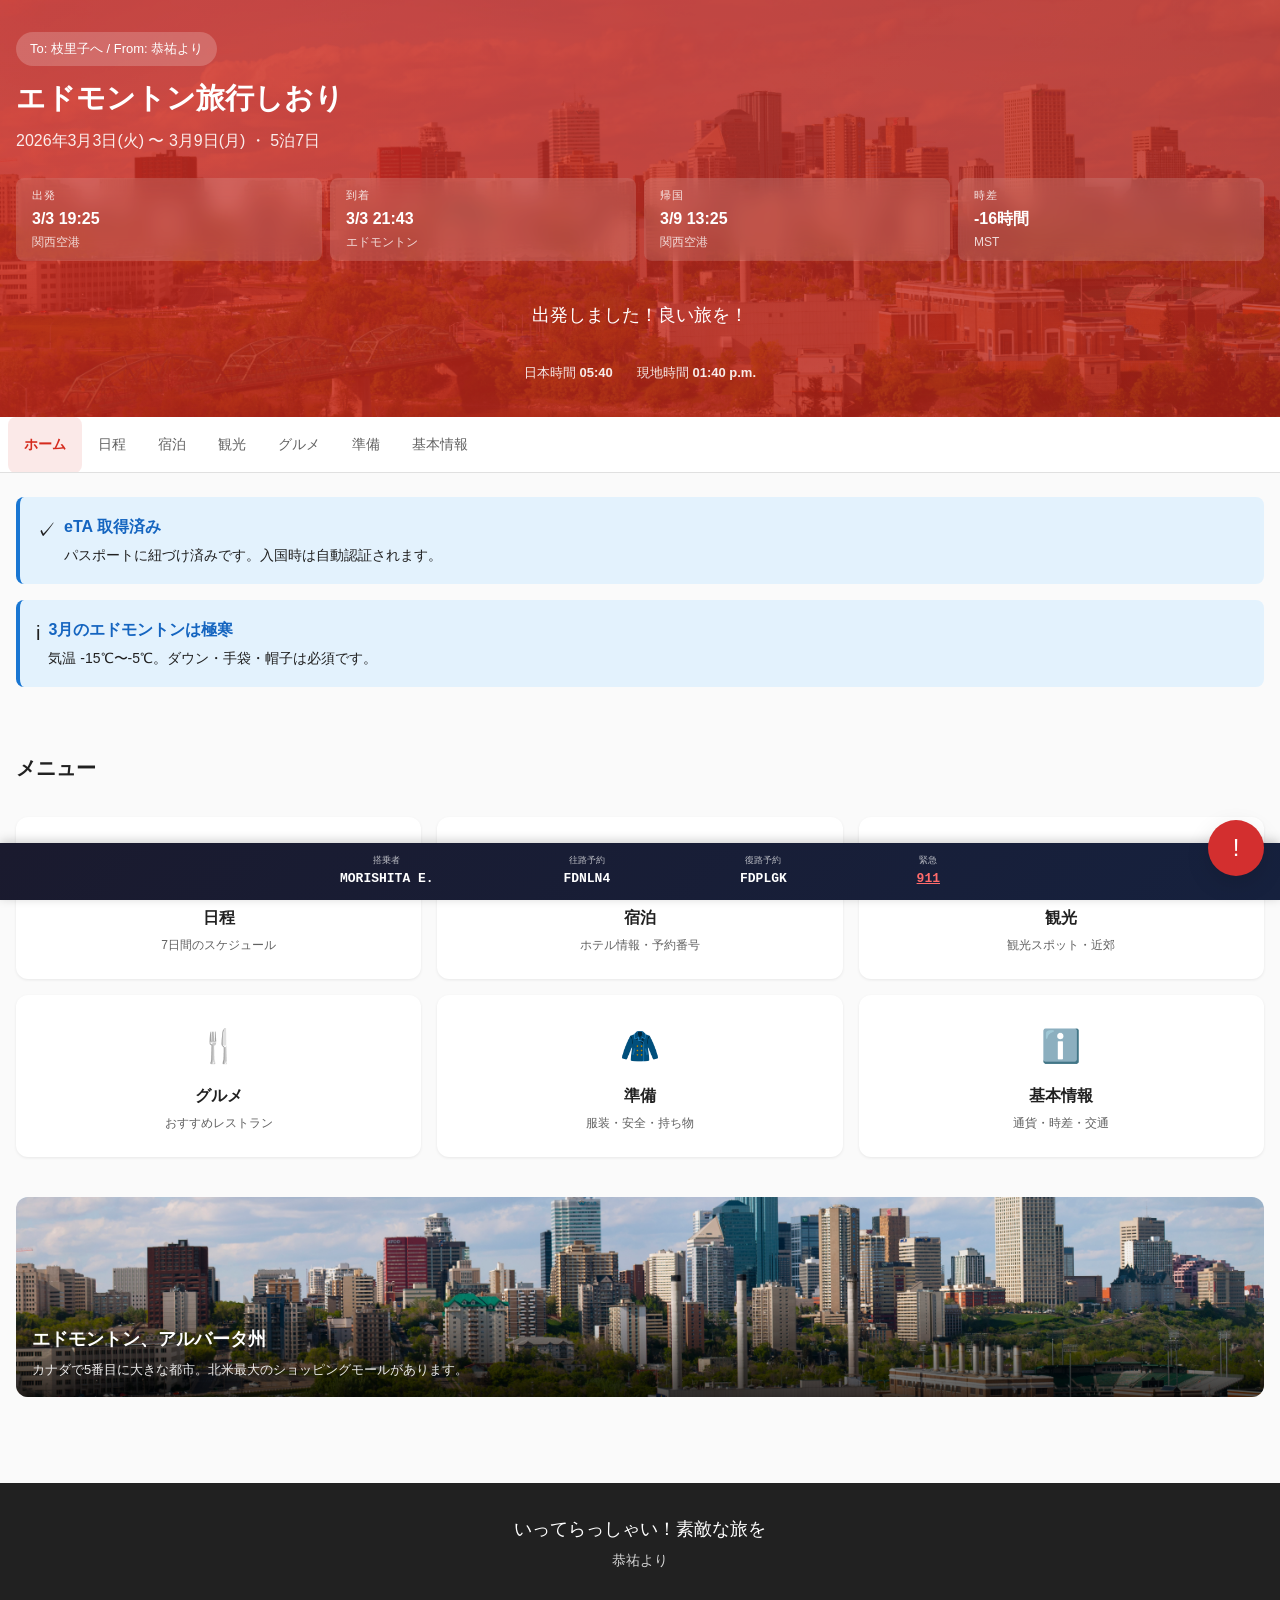
<file: Canada-Edmonton/index.html>
<!DOCTYPE html>
<html lang="ja">
<head>
  <meta charset="UTF-8">
  <meta name="viewport" content="width=device-width, initial-scale=1.0, viewport-fit=cover">
  <title>枝里子へ - エドモントン旅行しおり</title>
  <link rel="icon" type="image/svg+xml" href="./images/icon.svg">
  <link rel="manifest" href="./manifest.json">
  <link rel="stylesheet" href="./styles.css?v=2">
  <meta name="theme-color" content="#D52B1E">
  <meta name="apple-mobile-web-app-capable" content="yes">
  <meta name="apple-mobile-web-app-status-bar-style" content="default">
  <meta name="description" content="森下枝里子さんのカナダ・エドモントン旅行しおり 2026年3月3日〜9日">
  <style>
    .hero {
      background: linear-gradient(135deg, var(--c-primary) 0%, var(--c-primary-dark) 100%);
      color: white;
      padding: var(--space-xl) var(--space-md);
      position: relative;
      overflow: hidden;
    }
    .hero::before {
      content: '';
      position: absolute;
      inset: 0;
      background: url('./images/hero.jpg') center/cover;
      opacity: 0.2;
    }
    .hero-content { position: relative; z-index: 1; }
    .hero-badge {
      display: inline-block;
      background: rgba(255,255,255,0.2);
      padding: 6px 14px;
      border-radius: 100px;
      font-size: 13px;
      margin-bottom: var(--space-sm);
    }
    .hero-title { font-size: 1.8rem; font-weight: 700; margin-bottom: var(--space-xs); }
    .hero-subtitle { font-size: 1rem; opacity: 0.9; margin-bottom: var(--space-lg); }
    .quick-info {
      display: grid;
      grid-template-columns: repeat(2, 1fr);
      gap: var(--space-sm);
      margin-bottom: var(--space-lg);
    }
    .quick-item {
      background: rgba(255,255,255,0.15);
      backdrop-filter: blur(10px);
      border-radius: var(--radius-sm);
      padding: var(--space-sm) var(--space-md);
    }
    .quick-label { font-size: 11px; text-transform: uppercase; letter-spacing: 0.5px; opacity: 0.85; }
    .quick-value { font-size: 1rem; font-weight: 600; }
    .quick-sub { font-size: 12px; opacity: 0.8; }
    .countdown { display: flex; gap: var(--space-sm); justify-content: center; flex-wrap: wrap; }
    .countdown-item {
      background: rgba(255,255,255,0.2);
      border-radius: var(--radius-sm);
      padding: var(--space-sm) var(--space-md);
      text-align: center;
      min-width: 60px;
    }
    .countdown-value { font-size: 1.5rem; font-weight: 700; display: block; }
    .countdown-unit { font-size: 11px; opacity: 0.9; }
    .countdown-done { text-align: center; padding: var(--space-md); font-size: 1.1rem; }
    .time-display { display: flex; justify-content: center; gap: var(--space-lg); margin-top: var(--space-md); font-size: 13px; opacity: 0.9; }
    @media (min-width: 600px) {
      .quick-info { grid-template-columns: repeat(4, 1fr); }
    }
    .sticky-info {
      position: fixed;
      bottom: 0;
      left: 0;
      right: 0;
      background: linear-gradient(135deg, #1a1a2e 0%, #16213e 100%);
      color: white;
      padding: 10px var(--space-md);
      padding-bottom: calc(10px + env(safe-area-inset-bottom));
      z-index: 1000;
      font-size: 12px;
      box-shadow: 0 -2px 10px rgba(0,0,0,0.2);
    }
    .sticky-info-grid {
      display: flex;
      justify-content: space-between;
      align-items: center;
      gap: var(--space-sm);
      max-width: 600px;
      margin: 0 auto;
    }
    .sticky-info-item {
      text-align: center;
    }
    .sticky-info-label {
      font-size: 9px;
      opacity: 0.7;
      text-transform: uppercase;
    }
    .sticky-info-value {
      font-weight: 700;
      font-family: monospace;
      font-size: 13px;
    }
    main { padding-bottom: 70px; }
  </style>
</head>
<body>
  <!-- Hero Section -->
  <header class="hero">
    <div class="hero-content">
      <span class="hero-badge">To: 枝里子へ / From: 恭祐より</span>
      <h1 class="hero-title">エドモントン旅行しおり</h1>
      <p class="hero-subtitle">2026年3月3日(火) 〜 3月9日(月) ・ 5泊7日</p>

      <div class="quick-info">
        <div class="quick-item">
          <div class="quick-label">出発</div>
          <div class="quick-value">3/3 19:25</div>
          <div class="quick-sub">関西空港</div>
        </div>
        <div class="quick-item">
          <div class="quick-label">到着</div>
          <div class="quick-value">3/3 21:43</div>
          <div class="quick-sub">エドモントン</div>
        </div>
        <div class="quick-item">
          <div class="quick-label">帰国</div>
          <div class="quick-value">3/9 13:25</div>
          <div class="quick-sub">関西空港</div>
        </div>
        <div class="quick-item">
          <div class="quick-label">時差</div>
          <div class="quick-value">-16時間</div>
          <div class="quick-sub">MST</div>
        </div>
      </div>

      <div id="countdown" class="countdown">
        <div class="countdown-item">
          <span class="countdown-value" id="cd-days">--</span>
          <span class="countdown-unit">日</span>
        </div>
        <div class="countdown-item">
          <span class="countdown-value" id="cd-hours">--</span>
          <span class="countdown-unit">時間</span>
        </div>
        <div class="countdown-item">
          <span class="countdown-value" id="cd-mins">--</span>
          <span class="countdown-unit">分</span>
        </div>
        <div class="countdown-item">
          <span class="countdown-value" id="cd-secs">--</span>
          <span class="countdown-unit">秒</span>
        </div>
      </div>

      <div class="time-display">
        <span>日本時間 <strong id="time-jst">--:--</strong></span>
        <span>現地時間 <strong id="time-mst">--:--</strong></span>
      </div>
    </div>
  </header>

  <!-- Navigation -->
  <nav class="top-nav">
    <ul class="nav-list">
      <li><a href="index.html?v=2" class="active">ホーム</a></li>
      <li><a href="schedule.html?v=2">日程</a></li>
      <li><a href="hotels.html?v=2">宿泊</a></li>
      <li><a href="spots.html?v=2">観光</a></li>
      <li><a href="gourmet.html?v=2">グルメ</a></li>
      <li><a href="prepare.html?v=2">準備</a></li>
      <li><a href="basic.html?v=2">基本情報</a></li>
    </ul>
  </nav>

  <main>
    <!-- Alerts -->
    <section class="section">
      <div class="alert alert-info">
        <span class="alert-icon">✓</span>
        <div class="alert-content">
          <div class="alert-title">eTA 取得済み</div>
          <p class="alert-text">パスポートに紐づけ済みです。入国時は自動認証されます。</p>
        </div>
      </div>

      <div class="alert alert-info">
        <span class="alert-icon">i</span>
        <div class="alert-content">
          <div class="alert-title">3月のエドモントンは極寒</div>
          <p class="alert-text">気温 -15℃〜-5℃。ダウン・手袋・帽子は必須です。</p>
        </div>
      </div>
    </section>

    <!-- Menu Grid -->
    <section class="section">
      <div class="section-header">
        <h2 class="section-title">メニュー</h2>
      </div>

      <div class="menu-grid">
        <a href="schedule.html?v=2" class="menu-card">
          <div class="menu-card-icon">📅</div>
          <div class="menu-card-title">日程</div>
          <div class="menu-card-desc">7日間のスケジュール</div>
        </a>

        <a href="hotels.html?v=2" class="menu-card">
          <div class="menu-card-icon">🏨</div>
          <div class="menu-card-title">宿泊</div>
          <div class="menu-card-desc">ホテル情報・予約番号</div>
        </a>

        <a href="spots.html?v=2" class="menu-card">
          <div class="menu-card-icon">📍</div>
          <div class="menu-card-title">観光</div>
          <div class="menu-card-desc">観光スポット・近郊</div>
        </a>

        <a href="gourmet.html?v=2" class="menu-card">
          <div class="menu-card-icon">🍴</div>
          <div class="menu-card-title">グルメ</div>
          <div class="menu-card-desc">おすすめレストラン</div>
        </a>

        <a href="prepare.html?v=2" class="menu-card">
          <div class="menu-card-icon">🧥</div>
          <div class="menu-card-title">準備</div>
          <div class="menu-card-desc">服装・安全・持ち物</div>
        </a>

        <a href="basic.html?v=2" class="menu-card">
          <div class="menu-card-icon">ℹ️</div>
          <div class="menu-card-title">基本情報</div>
          <div class="menu-card-desc">通貨・時差・交通</div>
        </a>
      </div>
    </section>

    <!-- Photo -->
    <div class="photo-card">
      <img src="./images/hero.jpg" alt="エドモントンの冬景色" loading="lazy">
      <div class="photo-card-overlay">
        <div class="photo-card-title">エドモントン、アルバータ州</div>
        <div class="photo-card-desc">カナダで5番目に大きな都市。北米最大のショッピングモールがあります。</div>
      </div>
    </div>
  </main>

  <!-- Footer -->
  <footer class="footer">
    <div class="footer-message">いってらっしゃい！素敵な旅を</div>
    <div class="footer-from">恭祐より</div>
  </footer>

  <!-- Sticky Info Banner -->
  <div class="sticky-info">
    <div class="sticky-info-grid">
      <div class="sticky-info-item">
        <div class="sticky-info-label">搭乗者</div>
        <div class="sticky-info-value">MORISHITA E.</div>
      </div>
      <div class="sticky-info-item">
        <div class="sticky-info-label">往路予約</div>
        <div class="sticky-info-value">FDNLN4</div>
      </div>
      <div class="sticky-info-item">
        <div class="sticky-info-label">復路予約</div>
        <div class="sticky-info-value">FDPLGK</div>
      </div>
      <div class="sticky-info-item">
        <div class="sticky-info-label">緊急</div>
        <div class="sticky-info-value"><a href="tel:911" style="color:#ff6b6b;">911</a></div>
      </div>
    </div>
  </div>

  <!-- Emergency FAB -->
  <div class="fab-emergency">
    <div class="fab-menu" id="fab-menu">
      <div class="fab-menu-title">緊急連絡先</div>
      <a href="tel:911" class="fab-menu-item">
        <div>
          <div class="fab-menu-item-label">緊急通報</div>
          <div class="fab-menu-item-value">911</div>
        </div>
      </a>
      <a href="tel:+14032940782" class="fab-menu-item">
        <div>
          <div class="fab-menu-item-label">在カルガリー日本総領事館</div>
          <div class="fab-menu-item-value">+1-403-294-0782</div>
        </div>
      </a>
      <a href="tel:+17804887159" class="fab-menu-item">
        <div>
          <div class="fab-menu-item-label">Renaissance Airport</div>
          <div class="fab-menu-item-value">+1-780-488-7159</div>
        </div>
      </a>
      <a href="tel:+17807847950" class="fab-menu-item">
        <div>
          <div class="fab-menu-item-label">JW Marriott</div>
          <div class="fab-menu-item-value">+1-780-784-7950</div>
        </div>
      </a>
    </div>
    <button class="fab-btn" onclick="toggleFabMenu()" aria-label="緊急連絡先を開く">
      <span>!</span>
    </button>
  </div>

  <script>
    const DEPARTURE = new Date('2026-03-03T19:25:00+09:00');
    function updateCountdown() {
      const now = new Date();
      const diff = DEPARTURE - now;
      if (diff <= 0) {
        document.getElementById('countdown').innerHTML = '<div class="countdown-done">出発しました！良い旅を！</div>';
        return;
      }
      document.getElementById('cd-days').textContent = Math.floor(diff / 86400000);
      document.getElementById('cd-hours').textContent = Math.floor((diff % 86400000) / 3600000);
      document.getElementById('cd-mins').textContent = Math.floor((diff % 3600000) / 60000);
      document.getElementById('cd-secs').textContent = Math.floor((diff % 60000) / 1000);
    }
    function updateTime() {
      const now = new Date();
      document.getElementById('time-jst').textContent = now.toLocaleTimeString('ja-JP', { timeZone: 'Asia/Tokyo', hour: '2-digit', minute: '2-digit' });
      document.getElementById('time-mst').textContent = now.toLocaleTimeString('en-CA', { timeZone: 'America/Edmonton', hour: '2-digit', minute: '2-digit' });
    }
    function toggleFabMenu() {
      document.getElementById('fab-menu').classList.toggle('open');
    }
    document.addEventListener('click', (e) => {
      if (!e.target.closest('.fab-emergency')) {
        document.getElementById('fab-menu').classList.remove('open');
      }
    });
    if ('serviceWorker' in navigator) {
      navigator.serviceWorker.register('./sw.js').catch(() => {});
    }
    updateCountdown();
    updateTime();
    setInterval(updateCountdown, 1000);
    setInterval(updateTime, 1000);
  </script>
</body>
</html>
</file>
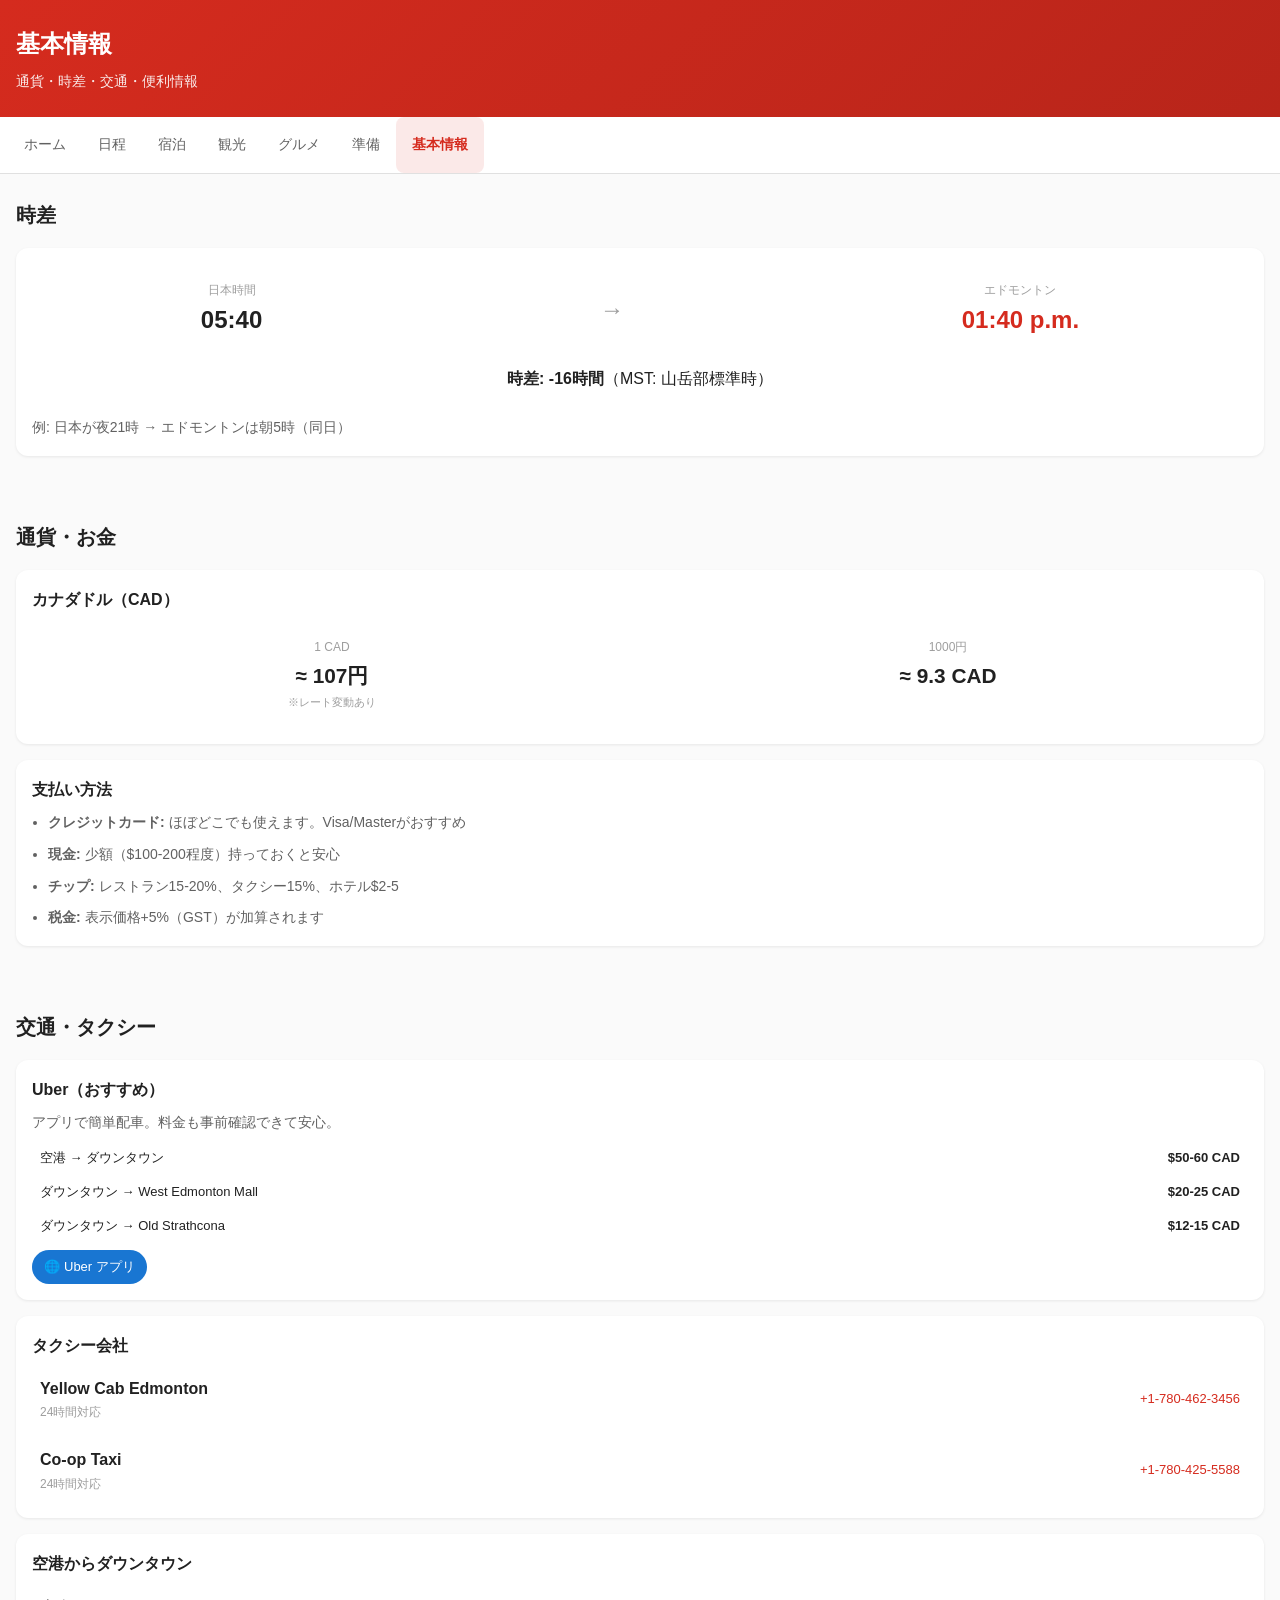
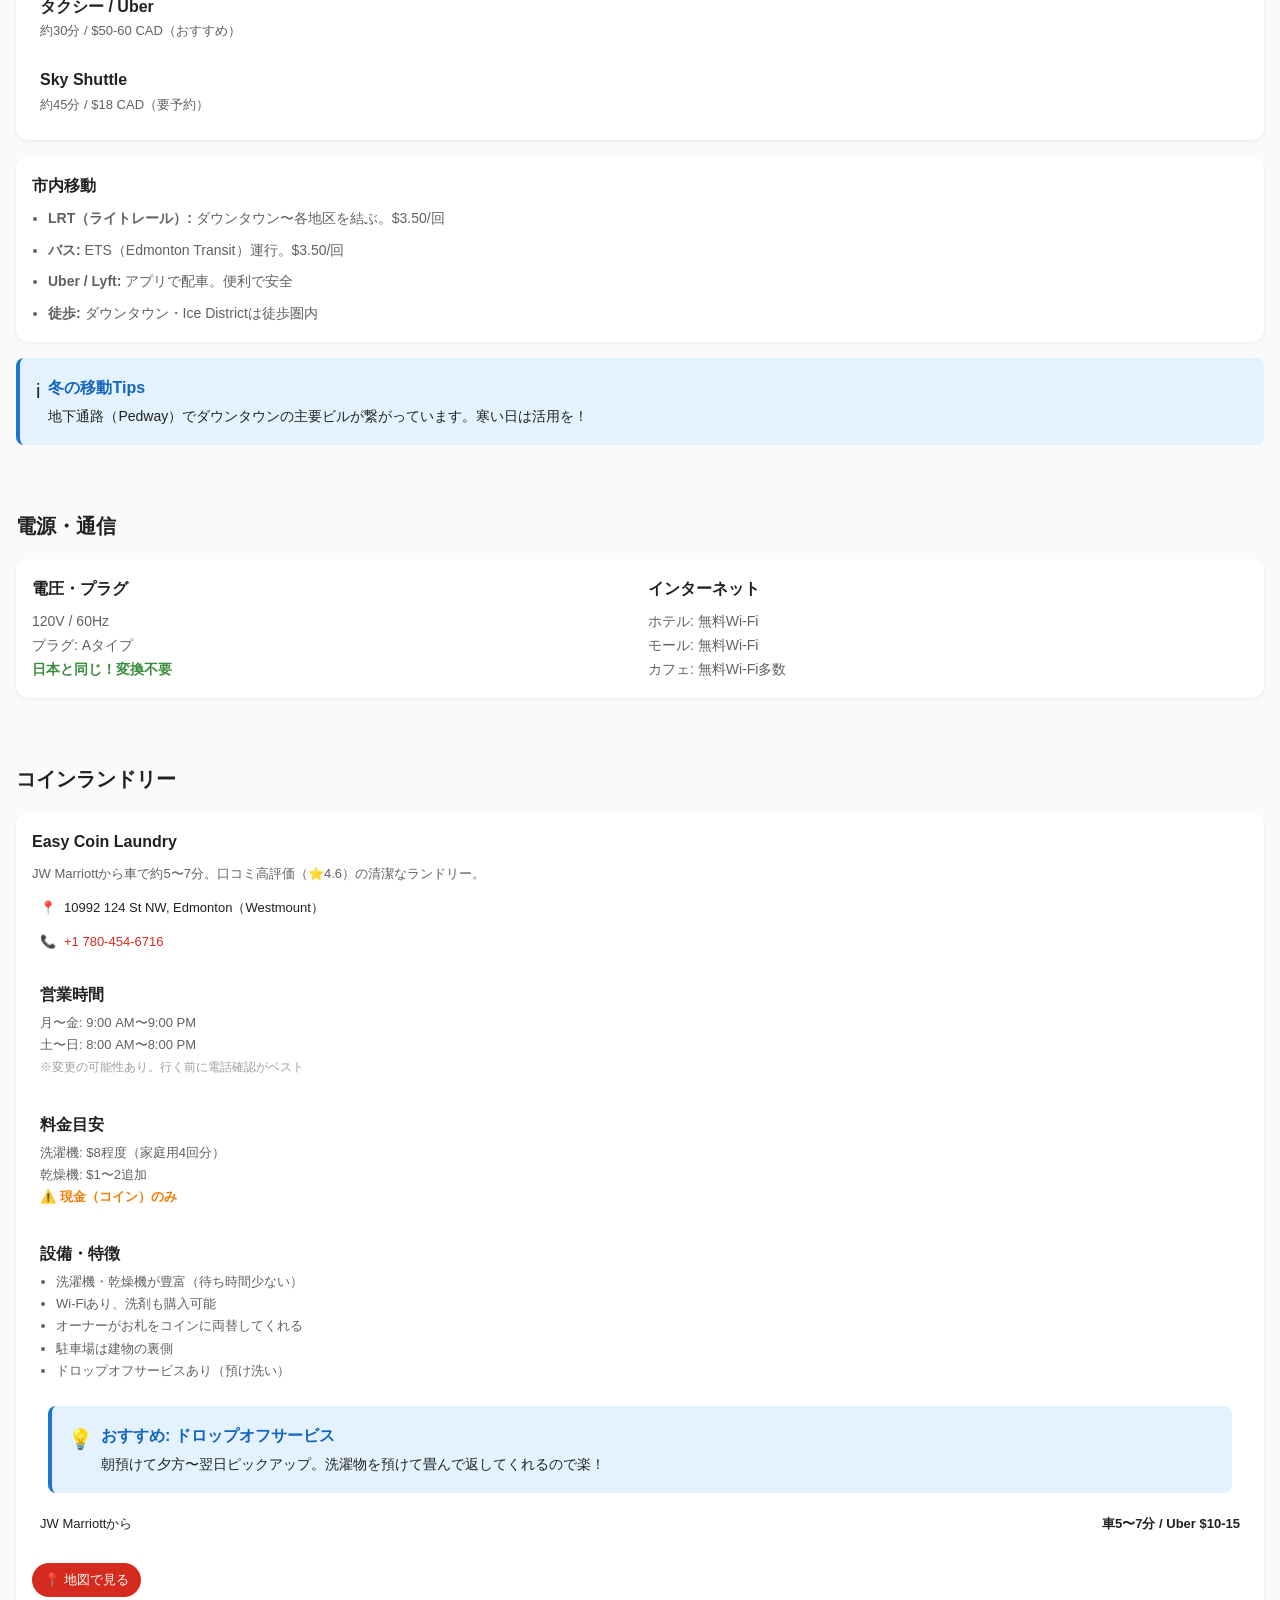
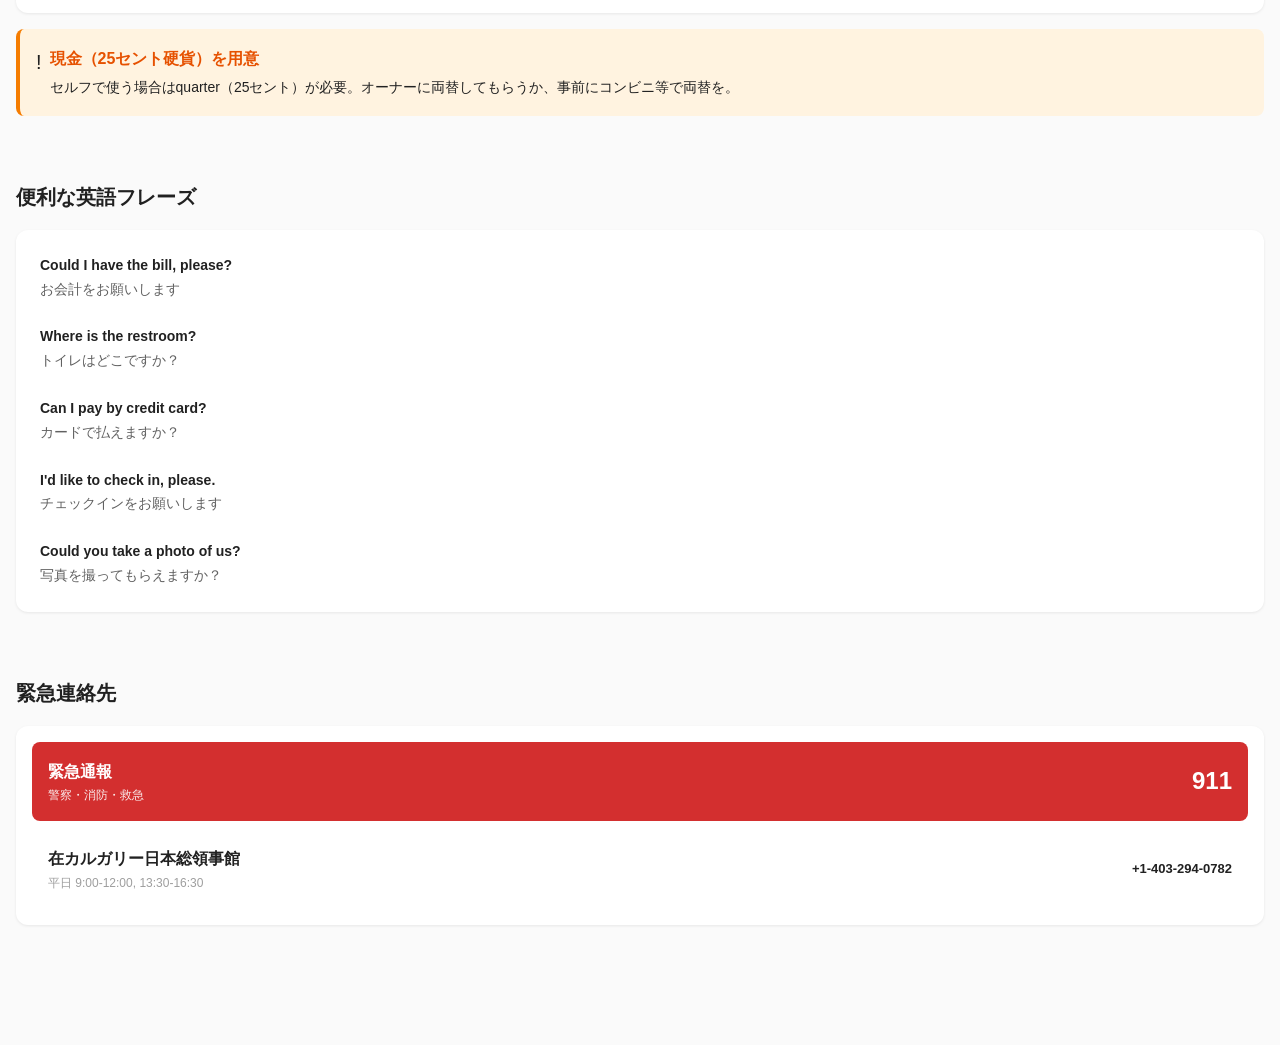
<file: Canada-Edmonton/basic.html>
<!DOCTYPE html>
<html lang="ja">
<head>
  <meta charset="UTF-8">
  <meta name="viewport" content="width=device-width, initial-scale=1.0, viewport-fit=cover">
  <title>基本情報 - エドモントン旅行しおり</title>
  <link rel="icon" type="image/svg+xml" href="./images/icon.svg">
  <link rel="stylesheet" href="./styles.css?v=2">
  <meta name="theme-color" content="#D52B1E">
</head>
<body>
  <header class="page-header">
    <h1 class="page-title">基本情報</h1>
    <p class="page-subtitle">通貨・時差・交通・便利情報</p>
  </header>

  <nav class="top-nav">
    <ul class="nav-list">
      <li><a href="index.html?v=2">ホーム</a></li>
      <li><a href="schedule.html?v=2">日程</a></li>
      <li><a href="hotels.html?v=2">宿泊</a></li>
      <li><a href="spots.html?v=2">観光</a></li>
      <li><a href="gourmet.html?v=2">グルメ</a></li>
      <li><a href="prepare.html?v=2">準備</a></li>
      <li><a href="basic.html?v=2" class="active">基本情報</a></li>
    </ul>
  </nav>

  <main>
    <!-- 時差 -->
    <section class="section">
      <div class="section-header">
        <h2 class="section-title">時差</h2>
      </div>

      <div class="card">
        <div class="card-body">
          <div style="display:flex;justify-content:space-around;text-align:center;padding:var(--space-md) 0;">
            <div>
              <div style="font-size:12px;color:var(--c-text-muted);">日本時間</div>
              <div style="font-size:1.5rem;font-weight:700;" id="time-jst">--:--</div>
            </div>
            <div style="display:flex;align-items:center;font-size:1.5rem;color:var(--c-text-muted);">→</div>
            <div>
              <div style="font-size:12px;color:var(--c-text-muted);">エドモントン</div>
              <div style="font-size:1.5rem;font-weight:700;color:var(--c-primary);" id="time-mst">--:--</div>
            </div>
          </div>
          <div style="text-align:center;padding:var(--space-sm);background:var(--c-bg-muted);border-radius:var(--radius-sm);">
            <strong>時差: -16時間</strong>（MST: 山岳部標準時）
          </div>
          <div style="margin-top:var(--space-md);font-size:14px;color:var(--c-text-secondary);">
            <p>例: 日本が夜21時 → エドモントンは朝5時（同日）</p>
          </div>
        </div>
      </div>
    </section>

    <!-- 通貨 -->
    <section class="section">
      <div class="section-header">
        <h2 class="section-title">通貨・お金</h2>
      </div>

      <div class="card">
        <div class="card-body">
          <div class="card-title">カナダドル（CAD）</div>
          <div style="display:grid;grid-template-columns:1fr 1fr;gap:var(--space-md);margin-top:var(--space-sm);">
            <div style="text-align:center;padding:var(--space-md);background:var(--c-bg-muted);border-radius:var(--radius-sm);">
              <div style="font-size:12px;color:var(--c-text-muted);">1 CAD</div>
              <div style="font-size:1.3rem;font-weight:600;">≈ 107円</div>
              <div style="font-size:11px;color:var(--c-text-muted);">※レート変動あり</div>
            </div>
            <div style="text-align:center;padding:var(--space-md);background:var(--c-bg-muted);border-radius:var(--radius-sm);">
              <div style="font-size:12px;color:var(--c-text-muted);">1000円</div>
              <div style="font-size:1.3rem;font-weight:600;">≈ 9.3 CAD</div>
            </div>
          </div>
        </div>
      </div>

      <div class="card">
        <div class="card-body">
          <div class="card-title">支払い方法</div>
          <ul style="padding-left:var(--space-md);font-size:14px;color:var(--c-text-secondary);">
            <li style="margin-bottom:8px;"><strong>クレジットカード:</strong> ほぼどこでも使えます。Visa/Masterがおすすめ</li>
            <li style="margin-bottom:8px;"><strong>現金:</strong> 少額（$100-200程度）持っておくと安心</li>
            <li style="margin-bottom:8px;"><strong>チップ:</strong> レストラン15-20%、タクシー15%、ホテル$2-5</li>
            <li><strong>税金:</strong> 表示価格+5%（GST）が加算されます</li>
          </ul>
        </div>
      </div>
    </section>

    <!-- 交通 -->
    <section class="section">
      <div class="section-header">
        <h2 class="section-title">交通・タクシー</h2>
      </div>

      <div class="card">
        <div class="card-body">
          <div class="card-title">Uber（おすすめ）</div>
          <p style="font-size:14px;color:var(--c-text-secondary);margin-bottom:var(--space-sm);">アプリで簡単配車。料金も事前確認できて安心。</p>
          <div style="display:grid;gap:var(--space-xs);font-size:13px;">
            <div style="display:flex;justify-content:space-between;padding:var(--space-xs) var(--space-sm);background:var(--c-bg-muted);border-radius:var(--radius-sm);">
              <span>空港 → ダウンタウン</span>
              <strong>$50-60 CAD</strong>
            </div>
            <div style="display:flex;justify-content:space-between;padding:var(--space-xs) var(--space-sm);background:var(--c-bg-muted);border-radius:var(--radius-sm);">
              <span>ダウンタウン → West Edmonton Mall</span>
              <strong>$20-25 CAD</strong>
            </div>
            <div style="display:flex;justify-content:space-between;padding:var(--space-xs) var(--space-sm);background:var(--c-bg-muted);border-radius:var(--radius-sm);">
              <span>ダウンタウン → Old Strathcona</span>
              <strong>$12-15 CAD</strong>
            </div>
          </div>
          <div class="link-buttons" style="margin-top:var(--space-sm);">
            <a href="https://www.uber.com/" target="_blank" rel="noopener" class="site-link">Uber アプリ</a>
          </div>
        </div>
      </div>

      <div class="card">
        <div class="card-body">
          <div class="card-title">タクシー会社</div>
          <div style="display:grid;gap:var(--space-sm);margin-top:var(--space-sm);">
            <a href="tel:+17804623456" style="display:flex;justify-content:space-between;align-items:center;padding:var(--space-sm);background:var(--c-bg-muted);border-radius:var(--radius-sm);text-decoration:none;color:inherit;">
              <div>
                <div style="font-weight:600;">Yellow Cab Edmonton</div>
                <div style="font-size:12px;color:var(--c-text-muted);">24時間対応</div>
              </div>
              <div style="font-size:13px;color:var(--c-primary);">+1-780-462-3456</div>
            </a>
            <a href="tel:+17804255588" style="display:flex;justify-content:space-between;align-items:center;padding:var(--space-sm);background:var(--c-bg-muted);border-radius:var(--radius-sm);text-decoration:none;color:inherit;">
              <div>
                <div style="font-weight:600;">Co-op Taxi</div>
                <div style="font-size:12px;color:var(--c-text-muted);">24時間対応</div>
              </div>
              <div style="font-size:13px;color:var(--c-primary);">+1-780-425-5588</div>
            </a>
          </div>
        </div>
      </div>

      <div class="card">
        <div class="card-body">
          <div class="card-title">空港からダウンタウン</div>
          <div style="display:grid;gap:var(--space-sm);margin-top:var(--space-sm);">
            <div style="padding:var(--space-sm);background:var(--c-bg-muted);border-radius:var(--radius-sm);">
              <div style="font-weight:600;">タクシー / Uber</div>
              <div style="font-size:13px;color:var(--c-text-secondary);">約30分 / $50-60 CAD（おすすめ）</div>
            </div>
            <div style="padding:var(--space-sm);background:var(--c-bg-muted);border-radius:var(--radius-sm);">
              <div style="font-weight:600;">Sky Shuttle</div>
              <div style="font-size:13px;color:var(--c-text-secondary);">約45分 / $18 CAD（要予約）</div>
            </div>
          </div>
        </div>
      </div>

      <div class="card">
        <div class="card-body">
          <div class="card-title">市内移動</div>
          <ul style="padding-left:var(--space-md);font-size:14px;color:var(--c-text-secondary);">
            <li style="margin-bottom:8px;"><strong>LRT（ライトレール）:</strong> ダウンタウン〜各地区を結ぶ。$3.50/回</li>
            <li style="margin-bottom:8px;"><strong>バス:</strong> ETS（Edmonton Transit）運行。$3.50/回</li>
            <li style="margin-bottom:8px;"><strong>Uber / Lyft:</strong> アプリで配車。便利で安全</li>
            <li><strong>徒歩:</strong> ダウンタウン・Ice Districtは徒歩圏内</li>
          </ul>
        </div>
      </div>

      <div class="alert alert-info">
        <span class="alert-icon">i</span>
        <div class="alert-content">
          <div class="alert-title">冬の移動Tips</div>
          <p class="alert-text">地下通路（Pedway）でダウンタウンの主要ビルが繋がっています。寒い日は活用を！</p>
        </div>
      </div>
    </section>

    <!-- 電源・通信 -->
    <section class="section">
      <div class="section-header">
        <h2 class="section-title">電源・通信</h2>
      </div>

      <div class="card">
        <div class="card-body">
          <div style="display:grid;grid-template-columns:1fr 1fr;gap:var(--space-md);">
            <div>
              <div class="card-title">電圧・プラグ</div>
              <p style="font-size:14px;color:var(--c-text-secondary);margin-top:var(--space-xs);">
                120V / 60Hz<br>
                プラグ: Aタイプ<br>
                <strong style="color:var(--c-success);">日本と同じ！変換不要</strong>
              </p>
            </div>
            <div>
              <div class="card-title">インターネット</div>
              <p style="font-size:14px;color:var(--c-text-secondary);margin-top:var(--space-xs);">
                ホテル: 無料Wi-Fi<br>
                モール: 無料Wi-Fi<br>
                カフェ: 無料Wi-Fi多数
              </p>
            </div>
          </div>
        </div>
      </div>
    </section>

    <!-- コインランドリー -->
    <section class="section">
      <div class="section-header">
        <h2 class="section-title">コインランドリー</h2>
      </div>

      <div class="card">
        <div class="card-body">
          <div class="card-title">Easy Coin Laundry</div>
          <div style="font-size:13px;color:var(--c-text-secondary);margin-bottom:var(--space-sm);">
            JW Marriottから車で約5〜7分。口コミ高評価（⭐4.6）の清潔なランドリー。
          </div>

          <div style="display:grid;gap:var(--space-xs);font-size:13px;margin-bottom:var(--space-md);">
            <div style="display:flex;gap:var(--space-sm);padding:var(--space-xs) var(--space-sm);background:var(--c-bg-muted);border-radius:var(--radius-sm);">
              <span>📍</span>
              <span>10992 124 St NW, Edmonton（Westmount）</span>
            </div>
            <a href="tel:+17804546716" style="display:flex;gap:var(--space-sm);padding:var(--space-xs) var(--space-sm);background:var(--c-bg-muted);border-radius:var(--radius-sm);text-decoration:none;color:inherit;">
              <span>📞</span>
              <span style="color:var(--c-primary);">+1 780-454-6716</span>
            </a>
          </div>

          <div style="background:var(--c-bg-muted);border-radius:var(--radius-sm);padding:var(--space-sm);margin-bottom:var(--space-md);">
            <div style="font-weight:600;margin-bottom:var(--space-xs);">営業時間</div>
            <div style="font-size:13px;color:var(--c-text-secondary);">
              月〜金: 9:00 AM〜9:00 PM<br>
              土〜日: 8:00 AM〜8:00 PM<br>
              <span style="font-size:12px;color:var(--c-text-muted);">※変更の可能性あり。行く前に電話確認がベスト</span>
            </div>
          </div>

          <div style="background:var(--c-bg-muted);border-radius:var(--radius-sm);padding:var(--space-sm);margin-bottom:var(--space-md);">
            <div style="font-weight:600;margin-bottom:var(--space-xs);">料金目安</div>
            <div style="font-size:13px;color:var(--c-text-secondary);">
              洗濯機: $8程度（家庭用4回分）<br>
              乾燥機: $1〜2追加<br>
              <strong style="color:var(--c-warning);">⚠️ 現金（コイン）のみ</strong>
            </div>
          </div>

          <div style="background:var(--c-bg-muted);border-radius:var(--radius-sm);padding:var(--space-sm);margin-bottom:var(--space-md);">
            <div style="font-weight:600;margin-bottom:var(--space-xs);">設備・特徴</div>
            <ul style="padding-left:var(--space-md);font-size:13px;color:var(--c-text-secondary);margin:0;">
              <li>洗濯機・乾燥機が豊富（待ち時間少ない）</li>
              <li>Wi-Fiあり、洗剤も購入可能</li>
              <li>オーナーがお札をコインに両替してくれる</li>
              <li>駐車場は建物の裏側</li>
              <li>ドロップオフサービスあり（預け洗い）</li>
            </ul>
          </div>

          <div class="alert alert-info" style="margin-bottom:var(--space-md);">
            <span class="alert-icon">💡</span>
            <div class="alert-content">
              <div class="alert-title">おすすめ: ドロップオフサービス</div>
              <p class="alert-text">朝預けて夕方〜翌日ピックアップ。洗濯物を預けて畳んで返してくれるので楽！</p>
            </div>
          </div>

          <div style="display:grid;gap:var(--space-xs);font-size:13px;">
            <div style="display:flex;justify-content:space-between;padding:var(--space-xs) var(--space-sm);background:var(--c-bg-muted);border-radius:var(--radius-sm);">
              <span>JW Marriottから</span>
              <strong>車5〜7分 / Uber $10-15</strong>
            </div>
          </div>

          <div class="link-buttons" style="margin-top:var(--space-md);">
            <a href="https://www.google.com/maps/place/Easy+Coin+Laundry/@53.5547,-113.5288,17z" target="_blank" rel="noopener" class="map-link">地図で見る</a>
          </div>
        </div>
      </div>

      <div class="alert alert-warning">
        <span class="alert-icon">!</span>
        <div class="alert-content">
          <div class="alert-title">現金（25セント硬貨）を用意</div>
          <p class="alert-text">セルフで使う場合はquarter（25セント）が必要。オーナーに両替してもらうか、事前にコンビニ等で両替を。</p>
        </div>
      </div>
    </section>

    <!-- 便利な英語フレーズ -->
    <section class="section">
      <div class="section-header">
        <h2 class="section-title">便利な英語フレーズ</h2>
      </div>

      <div class="card">
        <div class="card-body">
          <div style="display:grid;gap:var(--space-sm);font-size:14px;">
            <div style="padding:var(--space-sm);background:var(--c-bg-muted);border-radius:var(--radius-sm);">
              <div style="font-weight:600;">Could I have the bill, please?</div>
              <div style="color:var(--c-text-secondary);">お会計をお願いします</div>
            </div>
            <div style="padding:var(--space-sm);background:var(--c-bg-muted);border-radius:var(--radius-sm);">
              <div style="font-weight:600;">Where is the restroom?</div>
              <div style="color:var(--c-text-secondary);">トイレはどこですか？</div>
            </div>
            <div style="padding:var(--space-sm);background:var(--c-bg-muted);border-radius:var(--radius-sm);">
              <div style="font-weight:600;">Can I pay by credit card?</div>
              <div style="color:var(--c-text-secondary);">カードで払えますか？</div>
            </div>
            <div style="padding:var(--space-sm);background:var(--c-bg-muted);border-radius:var(--radius-sm);">
              <div style="font-weight:600;">I'd like to check in, please.</div>
              <div style="color:var(--c-text-secondary);">チェックインをお願いします</div>
            </div>
            <div style="padding:var(--space-sm);background:var(--c-bg-muted);border-radius:var(--radius-sm);">
              <div style="font-weight:600;">Could you take a photo of us?</div>
              <div style="color:var(--c-text-secondary);">写真を撮ってもらえますか？</div>
            </div>
          </div>
        </div>
      </div>
    </section>

    <!-- 緊急時 -->
    <section class="section">
      <div class="section-header">
        <h2 class="section-title">緊急連絡先</h2>
      </div>

      <div class="card">
        <div class="card-body">
          <div style="display:grid;gap:var(--space-sm);">
            <a href="tel:911" style="display:flex;justify-content:space-between;align-items:center;padding:var(--space-md);background:var(--c-danger);color:white;border-radius:var(--radius-sm);text-decoration:none;">
              <div>
                <div style="font-weight:600;">緊急通報</div>
                <div style="font-size:12px;opacity:0.9;">警察・消防・救急</div>
              </div>
              <div style="font-size:1.5rem;font-weight:700;">911</div>
            </a>
            <a href="tel:+14032940782" style="display:flex;justify-content:space-between;align-items:center;padding:var(--space-md);background:var(--c-bg-muted);border-radius:var(--radius-sm);text-decoration:none;color:inherit;">
              <div>
                <div style="font-weight:600;">在カルガリー日本総領事館</div>
                <div style="font-size:12px;color:var(--c-text-muted);">平日 9:00-12:00, 13:30-16:30</div>
              </div>
              <div style="font-size:13px;font-weight:600;">+1-403-294-0782</div>
            </a>
          </div>
        </div>
      </div>
    </section>
  </main>

  <script>
    function updateTime() {
      const now = new Date();
      document.getElementById('time-jst').textContent = now.toLocaleTimeString('ja-JP', { timeZone: 'Asia/Tokyo', hour: '2-digit', minute: '2-digit' });
      document.getElementById('time-mst').textContent = now.toLocaleTimeString('en-CA', { timeZone: 'America/Edmonton', hour: '2-digit', minute: '2-digit' });
    }
    updateTime();
    setInterval(updateTime, 1000);
  </script>
</body>
</html>
</file>
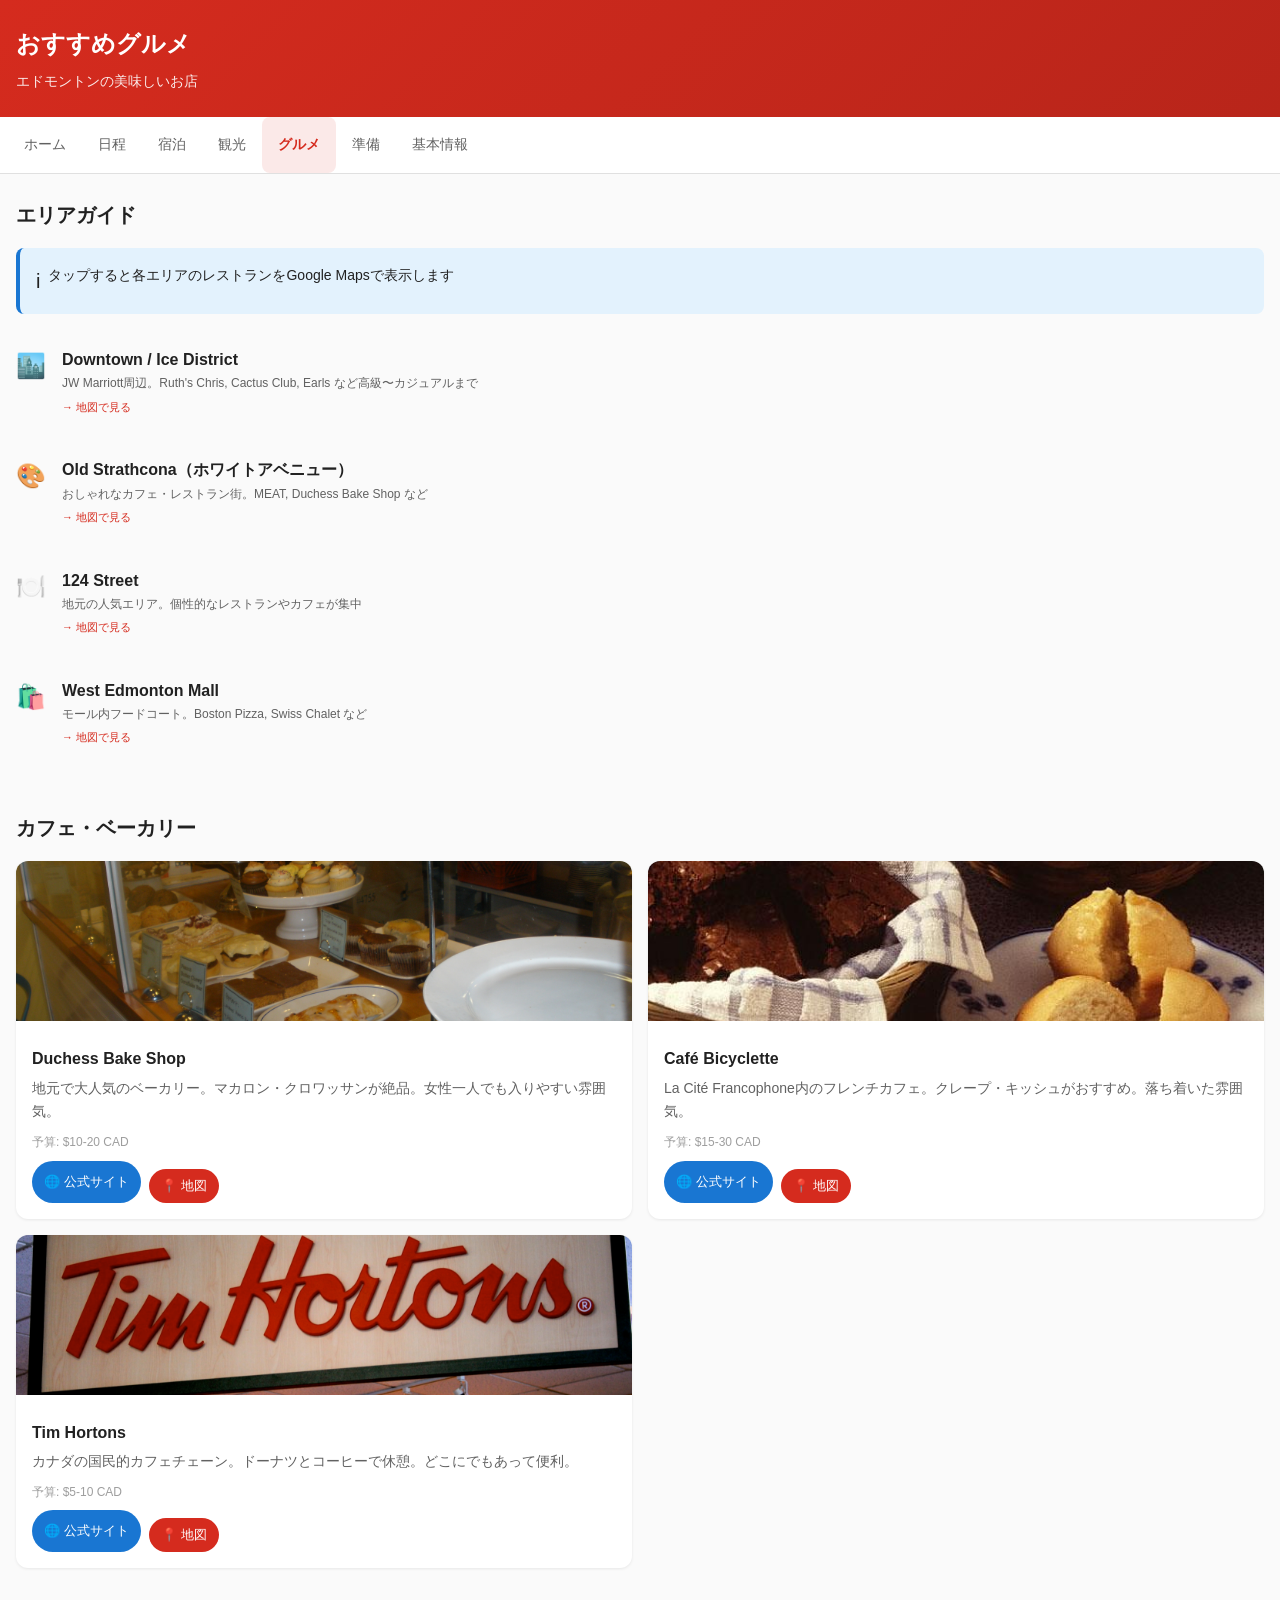
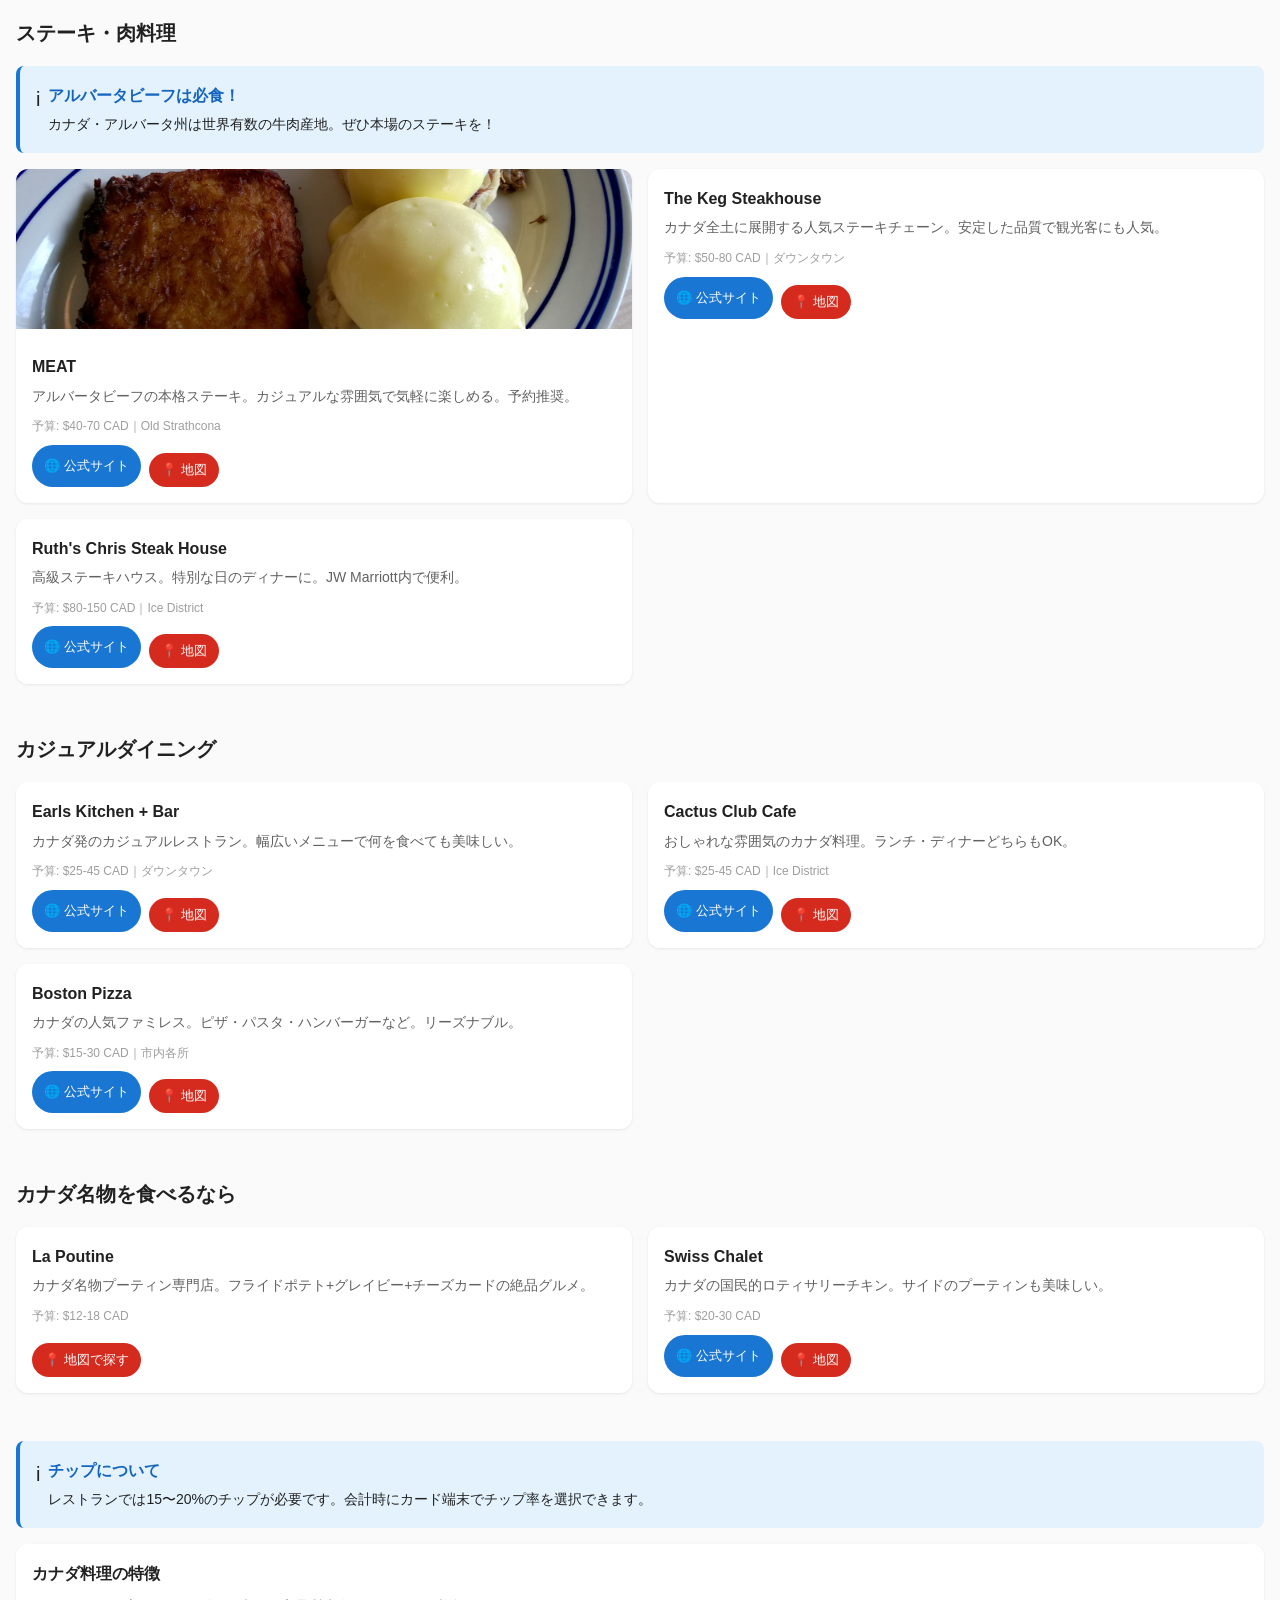
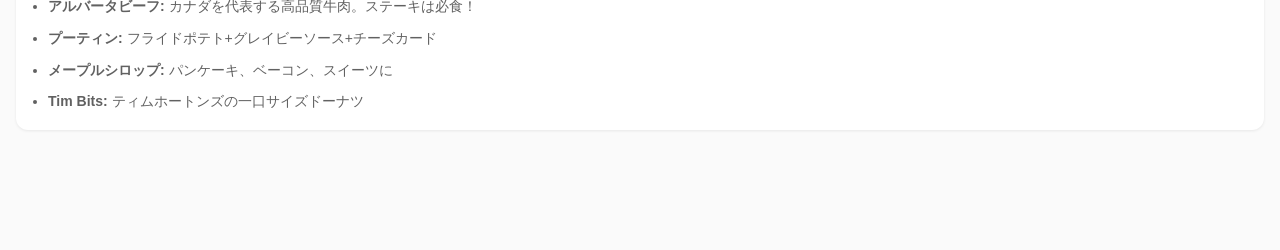
<file: Canada-Edmonton/gourmet.html>
<!DOCTYPE html>
<html lang="ja">
<head>
  <meta charset="UTF-8">
  <meta name="viewport" content="width=device-width, initial-scale=1.0, viewport-fit=cover">
  <title>グルメ - エドモントン旅行しおり</title>
  <link rel="icon" type="image/svg+xml" href="./images/icon.svg">
  <link rel="stylesheet" href="./styles.css?v=2">
  <meta name="theme-color" content="#D52B1E">
</head>
<body>
  <header class="page-header">
    <h1 class="page-title">おすすめグルメ</h1>
    <p class="page-subtitle">エドモントンの美味しいお店</p>
  </header>

  <nav class="top-nav">
    <ul class="nav-list">
      <li><a href="index.html?v=2">ホーム</a></li>
      <li><a href="schedule.html?v=2">日程</a></li>
      <li><a href="hotels.html?v=2">宿泊</a></li>
      <li><a href="spots.html?v=2">観光</a></li>
      <li><a href="gourmet.html?v=2" class="active">グルメ</a></li>
      <li><a href="prepare.html?v=2">準備</a></li>
      <li><a href="basic.html?v=2">基本情報</a></li>
    </ul>
  </nav>

  <main>
    <!-- エリアガイド -->
    <section class="section">
      <div class="section-header">
        <h2 class="section-title">エリアガイド</h2>
      </div>

      <div class="alert alert-info" style="margin-bottom:var(--space-md);">
        <span class="alert-icon">i</span>
        <div class="alert-content">
          <p class="alert-text">タップすると各エリアのレストランをGoogle Mapsで表示します</p>
        </div>
      </div>

      <div style="display:grid;gap:var(--space-sm);">
        <a href="https://www.google.com/maps/search/restaurants/@53.5461,-113.4938,15z" target="_blank" rel="noopener" style="display:flex;gap:var(--space-md);padding:var(--space-md);background:var(--c-bg-muted);border-radius:var(--radius-sm);text-decoration:none;color:inherit;">
          <div style="font-size:1.5rem;">🏙️</div>
          <div style="flex:1;">
            <div style="font-weight:600;">Downtown / Ice District</div>
            <div style="font-size:12px;color:var(--c-text-secondary);">JW Marriott周辺。Ruth's Chris, Cactus Club, Earls など高級〜カジュアルまで</div>
            <div style="font-size:11px;color:var(--c-primary);margin-top:4px;">→ 地図で見る</div>
          </div>
        </a>

        <a href="https://www.google.com/maps/search/restaurants+Old+Strathcona+Edmonton/@53.5183,-113.4955,16z" target="_blank" rel="noopener" style="display:flex;gap:var(--space-md);padding:var(--space-md);background:var(--c-bg-muted);border-radius:var(--radius-sm);text-decoration:none;color:inherit;">
          <div style="font-size:1.5rem;">🎨</div>
          <div style="flex:1;">
            <div style="font-weight:600;">Old Strathcona（ホワイトアベニュー）</div>
            <div style="font-size:12px;color:var(--c-text-secondary);">おしゃれなカフェ・レストラン街。MEAT, Duchess Bake Shop など</div>
            <div style="font-size:11px;color:var(--c-primary);margin-top:4px;">→ 地図で見る</div>
          </div>
        </a>

        <a href="https://www.google.com/maps/search/restaurants+124+Street+Edmonton/@53.5350,-113.5288,16z" target="_blank" rel="noopener" style="display:flex;gap:var(--space-md);padding:var(--space-md);background:var(--c-bg-muted);border-radius:var(--radius-sm);text-decoration:none;color:inherit;">
          <div style="font-size:1.5rem;">🍽️</div>
          <div style="flex:1;">
            <div style="font-weight:600;">124 Street</div>
            <div style="font-size:12px;color:var(--c-text-secondary);">地元の人気エリア。個性的なレストランやカフェが集中</div>
            <div style="font-size:11px;color:var(--c-primary);margin-top:4px;">→ 地図で見る</div>
          </div>
        </a>

        <a href="https://www.google.com/maps/search/restaurants+West+Edmonton+Mall/@53.5225,-113.6242,16z" target="_blank" rel="noopener" style="display:flex;gap:var(--space-md);padding:var(--space-md);background:var(--c-bg-muted);border-radius:var(--radius-sm);text-decoration:none;color:inherit;">
          <div style="font-size:1.5rem;">🛍️</div>
          <div style="flex:1;">
            <div style="font-weight:600;">West Edmonton Mall</div>
            <div style="font-size:12px;color:var(--c-text-secondary);">モール内フードコート。Boston Pizza, Swiss Chalet など</div>
            <div style="font-size:11px;color:var(--c-primary);margin-top:4px;">→ 地図で見る</div>
          </div>
        </a>
      </div>
    </section>

    <!-- カフェ・ベーカリー -->
    <section class="section">
      <div class="section-header">
        <h2 class="section-title">カフェ・ベーカリー</h2>
      </div>
      <div class="spots-grid">
        <div class="spot-card">
          <img src="./images/duchess.jpg" alt="Duchess Bake Shop マカロン" loading="lazy">
          <div class="spot-card-body">
            <div class="spot-card-name">Duchess Bake Shop</div>
            <div class="spot-card-desc">地元で大人気のベーカリー。マカロン・クロワッサンが絶品。女性一人でも入りやすい雰囲気。</div>
            <div style="font-size:12px;color:var(--c-text-muted);margin:8px 0;">予算: $10-20 CAD</div>
            <div class="link-buttons">
              <a href="https://duchessbakeshop.com/" target="_blank" rel="noopener" class="site-link">公式サイト</a>
              <a href="https://www.google.com/maps/place/Duchess+Bake+Shop/@53.5182,-113.4955,17z" target="_blank" rel="noopener" class="map-link">地図</a>
            </div>
          </div>
        </div>

        <div class="spot-card">
          <img src="./images/cafe-bicyclette.jpg" alt="Café Bicyclette 店内" loading="lazy">
          <div class="spot-card-body">
            <div class="spot-card-name">Café Bicyclette</div>
            <div class="spot-card-desc">La Cité Francophone内のフレンチカフェ。クレープ・キッシュがおすすめ。落ち着いた雰囲気。</div>
            <div style="font-size:12px;color:var(--c-text-muted);margin:8px 0;">予算: $15-30 CAD</div>
            <div class="link-buttons">
              <a href="https://cafebicyclette.ca/" target="_blank" rel="noopener" class="site-link">公式サイト</a>
              <a href="https://www.google.com/maps/place/Cafe+Bicyclette/@53.5095,-113.4762,17z" target="_blank" rel="noopener" class="map-link">地図</a>
            </div>
          </div>
        </div>

        <div class="spot-card">
          <img src="./images/tims.jpg" alt="Tim Hortons コーヒー" loading="lazy">
          <div class="spot-card-body">
            <div class="spot-card-name">Tim Hortons</div>
            <div class="spot-card-desc">カナダの国民的カフェチェーン。ドーナツとコーヒーで休憩。どこにでもあって便利。</div>
            <div style="font-size:12px;color:var(--c-text-muted);margin:8px 0;">予算: $5-10 CAD</div>
            <div class="link-buttons">
              <a href="https://www.timhortons.ca/" target="_blank" rel="noopener" class="site-link">公式サイト</a>
              <a href="https://www.google.com/maps/search/Tim+Hortons+Edmonton/@53.5461,-113.4938,13z" target="_blank" rel="noopener" class="map-link">地図</a>
            </div>
          </div>
        </div>
      </div>
    </section>

    <!-- ステーキ・肉料理 -->
    <section class="section">
      <div class="section-header">
        <h2 class="section-title">ステーキ・肉料理</h2>
      </div>
      <div class="alert alert-info" style="margin-bottom:var(--space-md);">
        <span class="alert-icon">i</span>
        <div class="alert-content">
          <div class="alert-title">アルバータビーフは必食！</div>
          <p class="alert-text">カナダ・アルバータ州は世界有数の牛肉産地。ぜひ本場のステーキを！</p>
        </div>
      </div>
      <div class="spots-grid">
        <div class="spot-card">
          <img src="./images/meat-steak.jpg" alt="MEAT アルバータビーフステーキ" loading="lazy">
          <div class="spot-card-body">
            <div class="spot-card-name">MEAT</div>
            <div class="spot-card-desc">アルバータビーフの本格ステーキ。カジュアルな雰囲気で気軽に楽しめる。予約推奨。</div>
            <div style="font-size:12px;color:var(--c-text-muted);margin:8px 0;">予算: $40-70 CAD｜Old Strathcona</div>
            <div class="link-buttons">
              <a href="https://www.meatfordinner.com/" target="_blank" rel="noopener" class="site-link">公式サイト</a>
              <a href="https://www.google.com/maps/place/MEAT/@53.5401,-113.4981,17z" target="_blank" rel="noopener" class="map-link">地図</a>
            </div>
          </div>
        </div>

        <div class="spot-card">
          <div class="spot-card-body">
            <div class="spot-card-name">The Keg Steakhouse</div>
            <div class="spot-card-desc">カナダ全土に展開する人気ステーキチェーン。安定した品質で観光客にも人気。</div>
            <div style="font-size:12px;color:var(--c-text-muted);margin:8px 0;">予算: $50-80 CAD｜ダウンタウン</div>
            <div class="link-buttons">
              <a href="https://www.kegsteakhouse.com/" target="_blank" rel="noopener" class="site-link">公式サイト</a>
              <a href="https://www.google.com/maps/search/The+Keg+Edmonton/@53.5461,-113.4938,13z" target="_blank" rel="noopener" class="map-link">地図</a>
            </div>
          </div>
        </div>

        <div class="spot-card">
          <div class="spot-card-body">
            <div class="spot-card-name">Ruth's Chris Steak House</div>
            <div class="spot-card-desc">高級ステーキハウス。特別な日のディナーに。JW Marriott内で便利。</div>
            <div style="font-size:12px;color:var(--c-text-muted);margin:8px 0;">予算: $80-150 CAD｜Ice District</div>
            <div class="link-buttons">
              <a href="https://www.ruthschris.com/" target="_blank" rel="noopener" class="site-link">公式サイト</a>
              <a href="https://www.google.com/maps/place/Ruth's+Chris+Steak+House/@53.5467,-113.4978,17z" target="_blank" rel="noopener" class="map-link">地図</a>
            </div>
          </div>
        </div>
      </div>
    </section>

    <!-- カジュアルダイニング -->
    <section class="section">
      <div class="section-header">
        <h2 class="section-title">カジュアルダイニング</h2>
      </div>
      <div class="spots-grid">
        <div class="spot-card">
          <div class="spot-card-body">
            <div class="spot-card-name">Earls Kitchen + Bar</div>
            <div class="spot-card-desc">カナダ発のカジュアルレストラン。幅広いメニューで何を食べても美味しい。</div>
            <div style="font-size:12px;color:var(--c-text-muted);margin:8px 0;">予算: $25-45 CAD｜ダウンタウン</div>
            <div class="link-buttons">
              <a href="https://earls.ca/" target="_blank" rel="noopener" class="site-link">公式サイト</a>
              <a href="https://www.google.com/maps/search/Earls+Edmonton/@53.5461,-113.4938,13z" target="_blank" rel="noopener" class="map-link">地図</a>
            </div>
          </div>
        </div>

        <div class="spot-card">
          <div class="spot-card-body">
            <div class="spot-card-name">Cactus Club Cafe</div>
            <div class="spot-card-desc">おしゃれな雰囲気のカナダ料理。ランチ・ディナーどちらもOK。</div>
            <div style="font-size:12px;color:var(--c-text-muted);margin:8px 0;">予算: $25-45 CAD｜Ice District</div>
            <div class="link-buttons">
              <a href="https://www.cactusclubcafe.com/" target="_blank" rel="noopener" class="site-link">公式サイト</a>
              <a href="https://www.google.com/maps/search/Cactus+Club+Edmonton/@53.5461,-113.4938,13z" target="_blank" rel="noopener" class="map-link">地図</a>
            </div>
          </div>
        </div>

        <div class="spot-card">
          <div class="spot-card-body">
            <div class="spot-card-name">Boston Pizza</div>
            <div class="spot-card-desc">カナダの人気ファミレス。ピザ・パスタ・ハンバーガーなど。リーズナブル。</div>
            <div style="font-size:12px;color:var(--c-text-muted);margin:8px 0;">予算: $15-30 CAD｜市内各所</div>
            <div class="link-buttons">
              <a href="https://bostonpizza.com/" target="_blank" rel="noopener" class="site-link">公式サイト</a>
              <a href="https://www.google.com/maps/search/Boston+Pizza+Edmonton/@53.5461,-113.4938,13z" target="_blank" rel="noopener" class="map-link">地図</a>
            </div>
          </div>
        </div>
      </div>
    </section>

    <!-- カナダ名物 -->
    <section class="section">
      <div class="section-header">
        <h2 class="section-title">カナダ名物を食べるなら</h2>
      </div>
      <div class="spots-grid">
        <div class="spot-card">
          <div class="spot-card-body">
            <div class="spot-card-name">La Poutine</div>
            <div class="spot-card-desc">カナダ名物プーティン専門店。フライドポテト+グレイビー+チーズカードの絶品グルメ。</div>
            <div style="font-size:12px;color:var(--c-text-muted);margin:8px 0;">予算: $12-18 CAD</div>
            <div class="link-buttons">
              <a href="https://www.google.com/maps/search/poutine+Edmonton/@53.5461,-113.4938,13z" target="_blank" rel="noopener" class="map-link">地図で探す</a>
            </div>
          </div>
        </div>

        <div class="spot-card">
          <div class="spot-card-body">
            <div class="spot-card-name">Swiss Chalet</div>
            <div class="spot-card-desc">カナダの国民的ロティサリーチキン。サイドのプーティンも美味しい。</div>
            <div style="font-size:12px;color:var(--c-text-muted);margin:8px 0;">予算: $20-30 CAD</div>
            <div class="link-buttons">
              <a href="https://www.swisschalet.com/" target="_blank" rel="noopener" class="site-link">公式サイト</a>
              <a href="https://www.google.com/maps/search/Swiss+Chalet+Edmonton/@53.5461,-113.4938,13z" target="_blank" rel="noopener" class="map-link">地図</a>
            </div>
          </div>
        </div>
      </div>
    </section>

    <section class="section">
      <div class="alert alert-info">
        <span class="alert-icon">i</span>
        <div class="alert-content">
          <div class="alert-title">チップについて</div>
          <p class="alert-text">レストランでは15〜20%のチップが必要です。会計時にカード端末でチップ率を選択できます。</p>
        </div>
      </div>

      <div class="card">
        <div class="card-body">
          <div class="card-title">カナダ料理の特徴</div>
          <ul style="padding-left:var(--space-md);font-size:14px;color:var(--c-text-secondary);">
            <li style="margin-bottom:8px;"><strong>アルバータビーフ:</strong> カナダを代表する高品質牛肉。ステーキは必食！</li>
            <li style="margin-bottom:8px;"><strong>プーティン:</strong> フライドポテト+グレイビーソース+チーズカード</li>
            <li style="margin-bottom:8px;"><strong>メープルシロップ:</strong> パンケーキ、ベーコン、スイーツに</li>
            <li><strong>Tim Bits:</strong> ティムホートンズの一口サイズドーナツ</li>
          </ul>
        </div>
      </div>
    </section>
  </main>
</body>
</html>
</file>
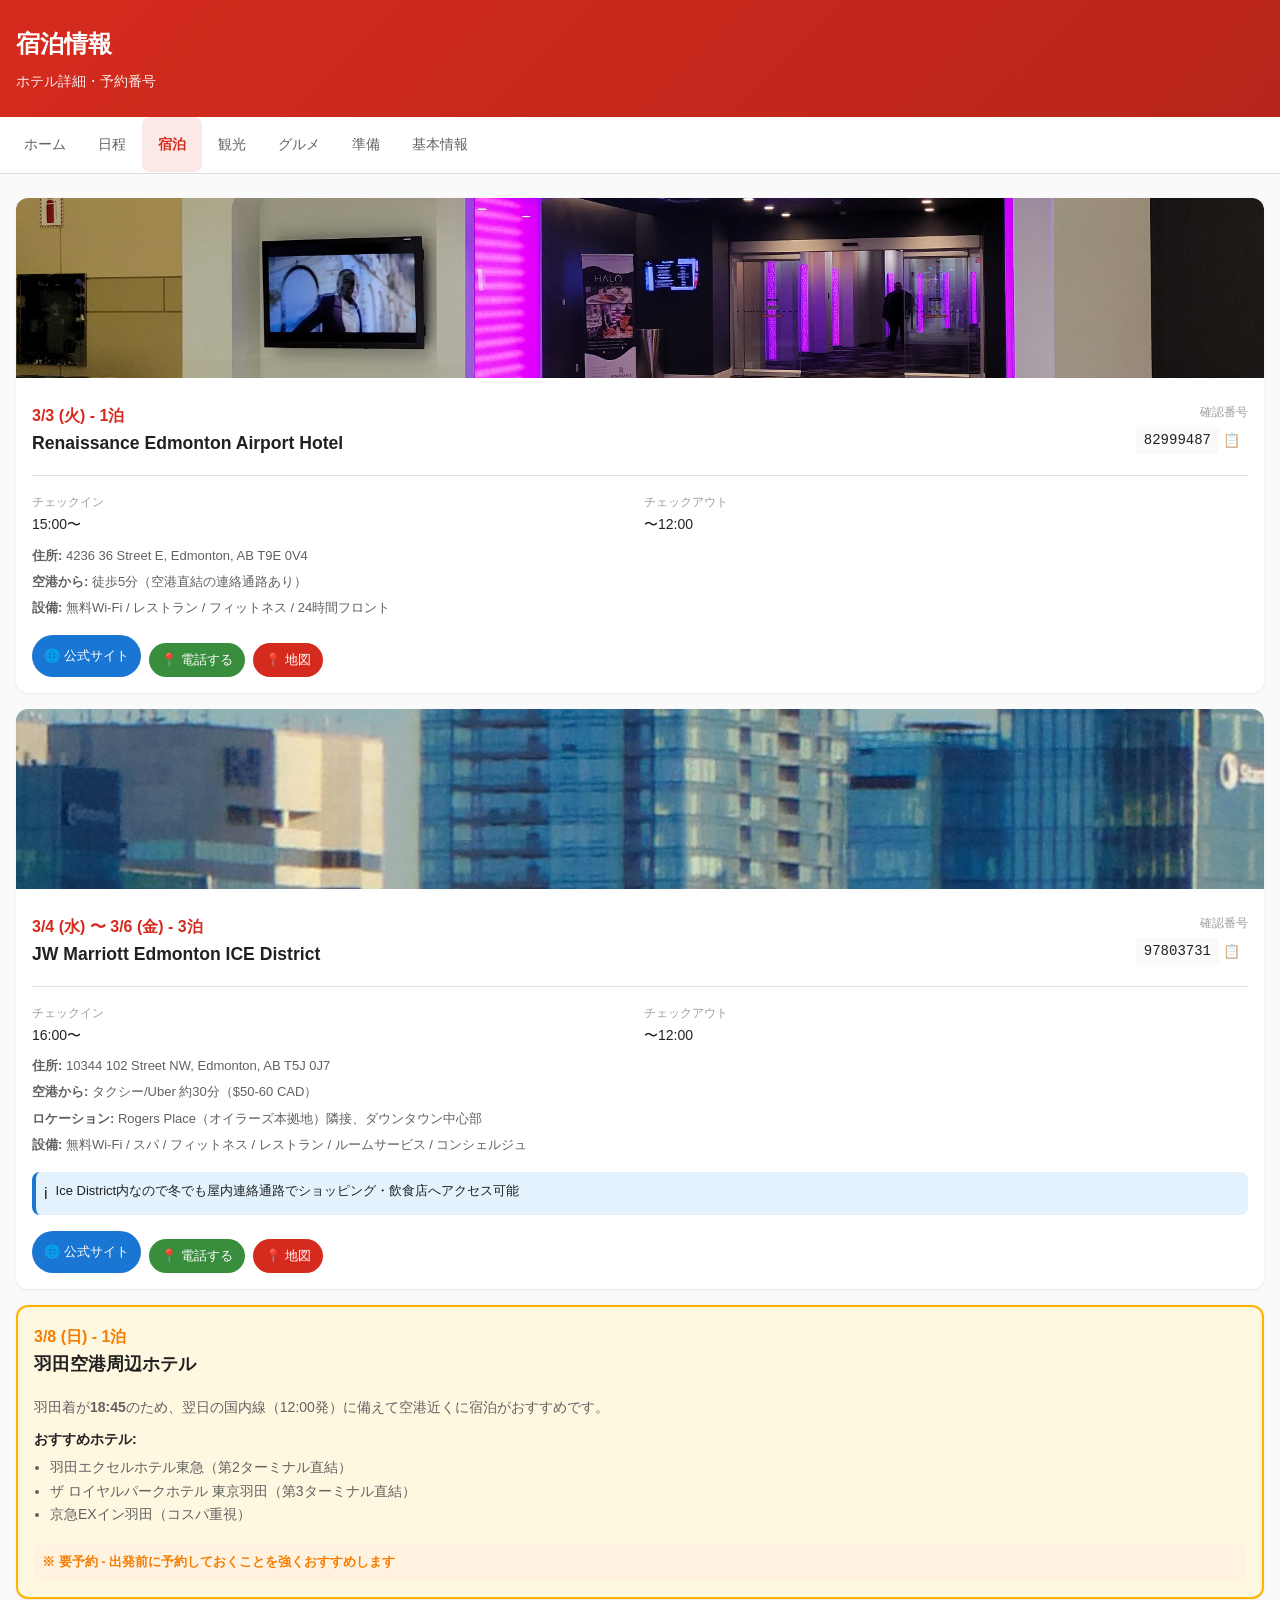
<file: Canada-Edmonton/hotels.html>
<!DOCTYPE html>
<html lang="ja">
<head>
  <meta charset="UTF-8">
  <meta name="viewport" content="width=device-width, initial-scale=1.0, viewport-fit=cover">
  <title>宿泊 - エドモントン旅行しおり</title>
  <link rel="icon" type="image/svg+xml" href="./images/icon.svg">
  <link rel="stylesheet" href="./styles.css?v=2">
  <meta name="theme-color" content="#D52B1E">
</head>
<body>
  <header class="page-header">
    <h1 class="page-title">宿泊情報</h1>
    <p class="page-subtitle">ホテル詳細・予約番号</p>
  </header>

  <nav class="top-nav">
    <ul class="nav-list">
      <li><a href="index.html?v=2">ホーム</a></li>
      <li><a href="schedule.html?v=2">日程</a></li>
      <li><a href="hotels.html?v=2" class="active">宿泊</a></li>
      <li><a href="spots.html?v=2">観光</a></li>
      <li><a href="gourmet.html?v=2">グルメ</a></li>
      <li><a href="prepare.html?v=2">準備</a></li>
      <li><a href="basic.html?v=2">基本情報</a></li>
    </ul>
  </nav>

  <main>
    <section class="section">
      <!-- Renaissance Edmonton Airport Hotel -->
      <div class="card">
        <img src="./images/hotel-renaissance.jpg" alt="Renaissance Edmonton Airport Hotel" style="width:100%;height:180px;object-fit:cover;">
        <div class="card-body">
          <div style="display:flex;justify-content:space-between;align-items:start;flex-wrap:wrap;gap:8px;">
            <div>
              <div style="color:var(--c-primary);font-weight:600;">3/3 (火) - 1泊</div>
              <div style="font-size:1.1rem;font-weight:600;">Renaissance Edmonton Airport Hotel</div>
            </div>
            <div style="text-align:right;">
              <div style="font-size:12px;color:var(--c-text-muted);">確認番号</div>
              <span class="copyable" onclick="copyText('82999487')"><span class="hotel-confirm">82999487</span><span class="copy-icon">📋</span></span>
            </div>
          </div>

          <div style="margin-top:var(--space-md);padding-top:var(--space-md);border-top:1px solid var(--c-border);">
            <div style="display:grid;grid-template-columns:1fr 1fr;gap:var(--space-sm);font-size:14px;">
              <div>
                <div style="color:var(--c-text-muted);font-size:12px;">チェックイン</div>
                <div style="font-weight:500;">15:00〜</div>
              </div>
              <div>
                <div style="color:var(--c-text-muted);font-size:12px;">チェックアウト</div>
                <div style="font-weight:500;">〜12:00</div>
              </div>
            </div>
          </div>

          <div style="margin-top:var(--space-sm);font-size:13px;color:var(--c-text-secondary);">
            <div style="margin-bottom:4px;"><strong>住所:</strong> 4236 36 Street E, Edmonton, AB T9E 0V4</div>
            <div style="margin-bottom:4px;"><strong>空港から:</strong> 徒歩5分（空港直結の連絡通路あり）</div>
            <div><strong>設備:</strong> 無料Wi-Fi / レストラン / フィットネス / 24時間フロント</div>
          </div>

          <div class="link-buttons" style="margin-top:var(--space-md);">
            <a href="https://www.marriott.com/en-us/hotels/yegbr-renaissance-edmonton-airport-hotel/" target="_blank" rel="noopener" class="site-link">公式サイト</a>
            <a href="tel:+17804887159" class="map-link" style="background:var(--c-success);">電話する</a>
            <a href="https://www.google.com/maps/place/Renaissance+Edmonton+Airport+Hotel/@53.3097,-113.5800,17z" target="_blank" rel="noopener" class="map-link">地図</a>
          </div>
        </div>
      </div>

      <!-- JW Marriott Edmonton ICE District -->
      <div class="card">
        <img src="./images/hotel-jw.jpg" alt="JW Marriott Edmonton ICE District" style="width:100%;height:180px;object-fit:cover;">
        <div class="card-body">
          <div style="display:flex;justify-content:space-between;align-items:start;flex-wrap:wrap;gap:8px;">
            <div>
              <div style="color:var(--c-primary);font-weight:600;">3/4 (水) 〜 3/6 (金) - 3泊</div>
              <div style="font-size:1.1rem;font-weight:600;">JW Marriott Edmonton ICE District</div>
            </div>
            <div style="text-align:right;">
              <div style="font-size:12px;color:var(--c-text-muted);">確認番号</div>
              <span class="copyable" onclick="copyText('97803731')"><span class="hotel-confirm">97803731</span><span class="copy-icon">📋</span></span>
            </div>
          </div>

          <div style="margin-top:var(--space-md);padding-top:var(--space-md);border-top:1px solid var(--c-border);">
            <div style="display:grid;grid-template-columns:1fr 1fr;gap:var(--space-sm);font-size:14px;">
              <div>
                <div style="color:var(--c-text-muted);font-size:12px;">チェックイン</div>
                <div style="font-weight:500;">16:00〜</div>
              </div>
              <div>
                <div style="color:var(--c-text-muted);font-size:12px;">チェックアウト</div>
                <div style="font-weight:500;">〜12:00</div>
              </div>
            </div>
          </div>

          <div style="margin-top:var(--space-sm);font-size:13px;color:var(--c-text-secondary);">
            <div style="margin-bottom:4px;"><strong>住所:</strong> 10344 102 Street NW, Edmonton, AB T5J 0J7</div>
            <div style="margin-bottom:4px;"><strong>空港から:</strong> タクシー/Uber 約30分（$50-60 CAD）</div>
            <div style="margin-bottom:4px;"><strong>ロケーション:</strong> Rogers Place（オイラーズ本拠地）隣接、ダウンタウン中心部</div>
            <div><strong>設備:</strong> 無料Wi-Fi / スパ / フィットネス / レストラン / ルームサービス / コンシェルジュ</div>
          </div>

          <div class="alert alert-info" style="margin:var(--space-md) 0 0 0;padding:var(--space-sm);">
            <span class="alert-icon" style="font-size:1rem;">i</span>
            <div class="alert-content">
              <p class="alert-text" style="font-size:13px;">Ice District内なので冬でも屋内連絡通路でショッピング・飲食店へアクセス可能</p>
            </div>
          </div>

          <div class="link-buttons" style="margin-top:var(--space-md);">
            <a href="https://www.marriott.com/en-us/hotels/yegjw-jw-marriott-edmonton-ice-district/" target="_blank" rel="noopener" class="site-link">公式サイト</a>
            <a href="tel:+17807847950" class="map-link" style="background:var(--c-success);">電話する</a>
            <a href="https://www.google.com/maps/place/JW+Marriott+Edmonton+ICE+District/@53.5469,-113.4979,17z" target="_blank" rel="noopener" class="map-link">地図</a>
          </div>
        </div>
      </div>

      <!-- 羽田空港周辺ホテル -->
      <div class="card" style="background: #FFF8E1; border: 2px solid #FFB300;">
        <div class="card-body">
          <div style="color:var(--c-warning);font-weight:600;">3/8 (日) - 1泊</div>
          <div style="font-size:1.1rem;font-weight:600;">羽田空港周辺ホテル</div>

          <div style="margin-top:var(--space-md);font-size:14px;color:var(--c-text-secondary);">
            <p style="margin-bottom:var(--space-sm);">
              羽田着が<strong>18:45</strong>のため、翌日の国内線（12:00発）に備えて空港近くに宿泊がおすすめです。
            </p>
            <p style="font-weight:600;color:var(--c-text);">おすすめホテル:</p>
            <ul style="padding-left:var(--space-md);margin-top:4px;">
              <li>羽田エクセルホテル東急（第2ターミナル直結）</li>
              <li>ザ ロイヤルパークホテル 東京羽田（第3ターミナル直結）</li>
              <li>京急EXイン羽田（コスパ重視）</li>
            </ul>
          </div>

          <div style="margin-top:var(--space-md);padding:var(--space-sm);background:#FFF3E0;border-radius:var(--radius-sm);">
            <div style="font-size:13px;color:var(--c-warning);font-weight:600;">
              ※ 要予約 - 出発前に予約しておくことを強くおすすめします
            </div>
          </div>
        </div>
      </div>
    </section>
  </main>

  <div class="copy-toast" id="copy-toast">コピーしました</div>

  <script>
    function copyText(text) {
      navigator.clipboard.writeText(text).then(() => {
        const toast = document.getElementById('copy-toast');
        toast.classList.add('show');
        setTimeout(() => toast.classList.remove('show'), 1500);
      });
    }
  </script>
</body>
</html>
</file>
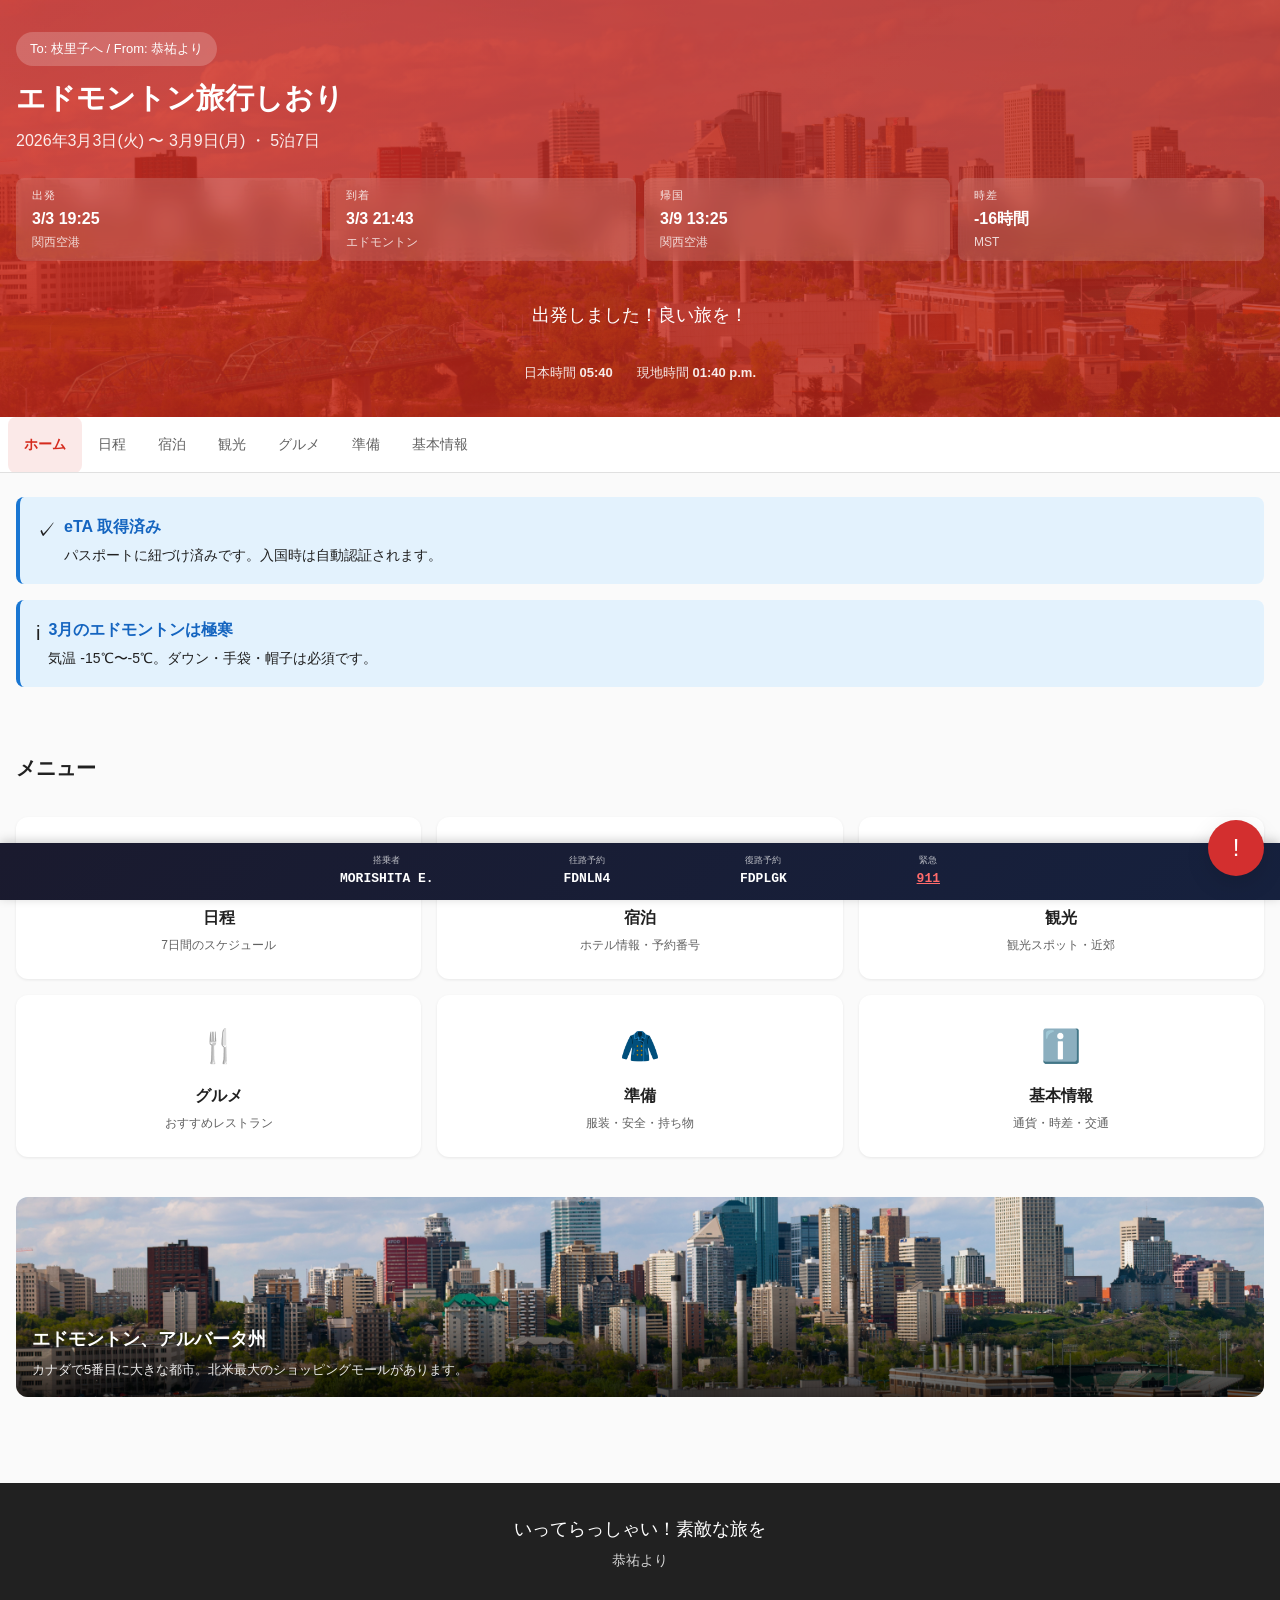
<file: Canada-Edmonton/itinerary.html>
<!DOCTYPE html>
<html lang="ja">
<head>
  <meta charset="UTF-8">
  <meta http-equiv="refresh" content="0; url=index.html">
  <title>リダイレクト中...</title>
</head>
<body>
  <p>新しいページへ移動しています... <a href="index.html?v=2">こちらをクリック</a></p>
</body>
</html>
</file>
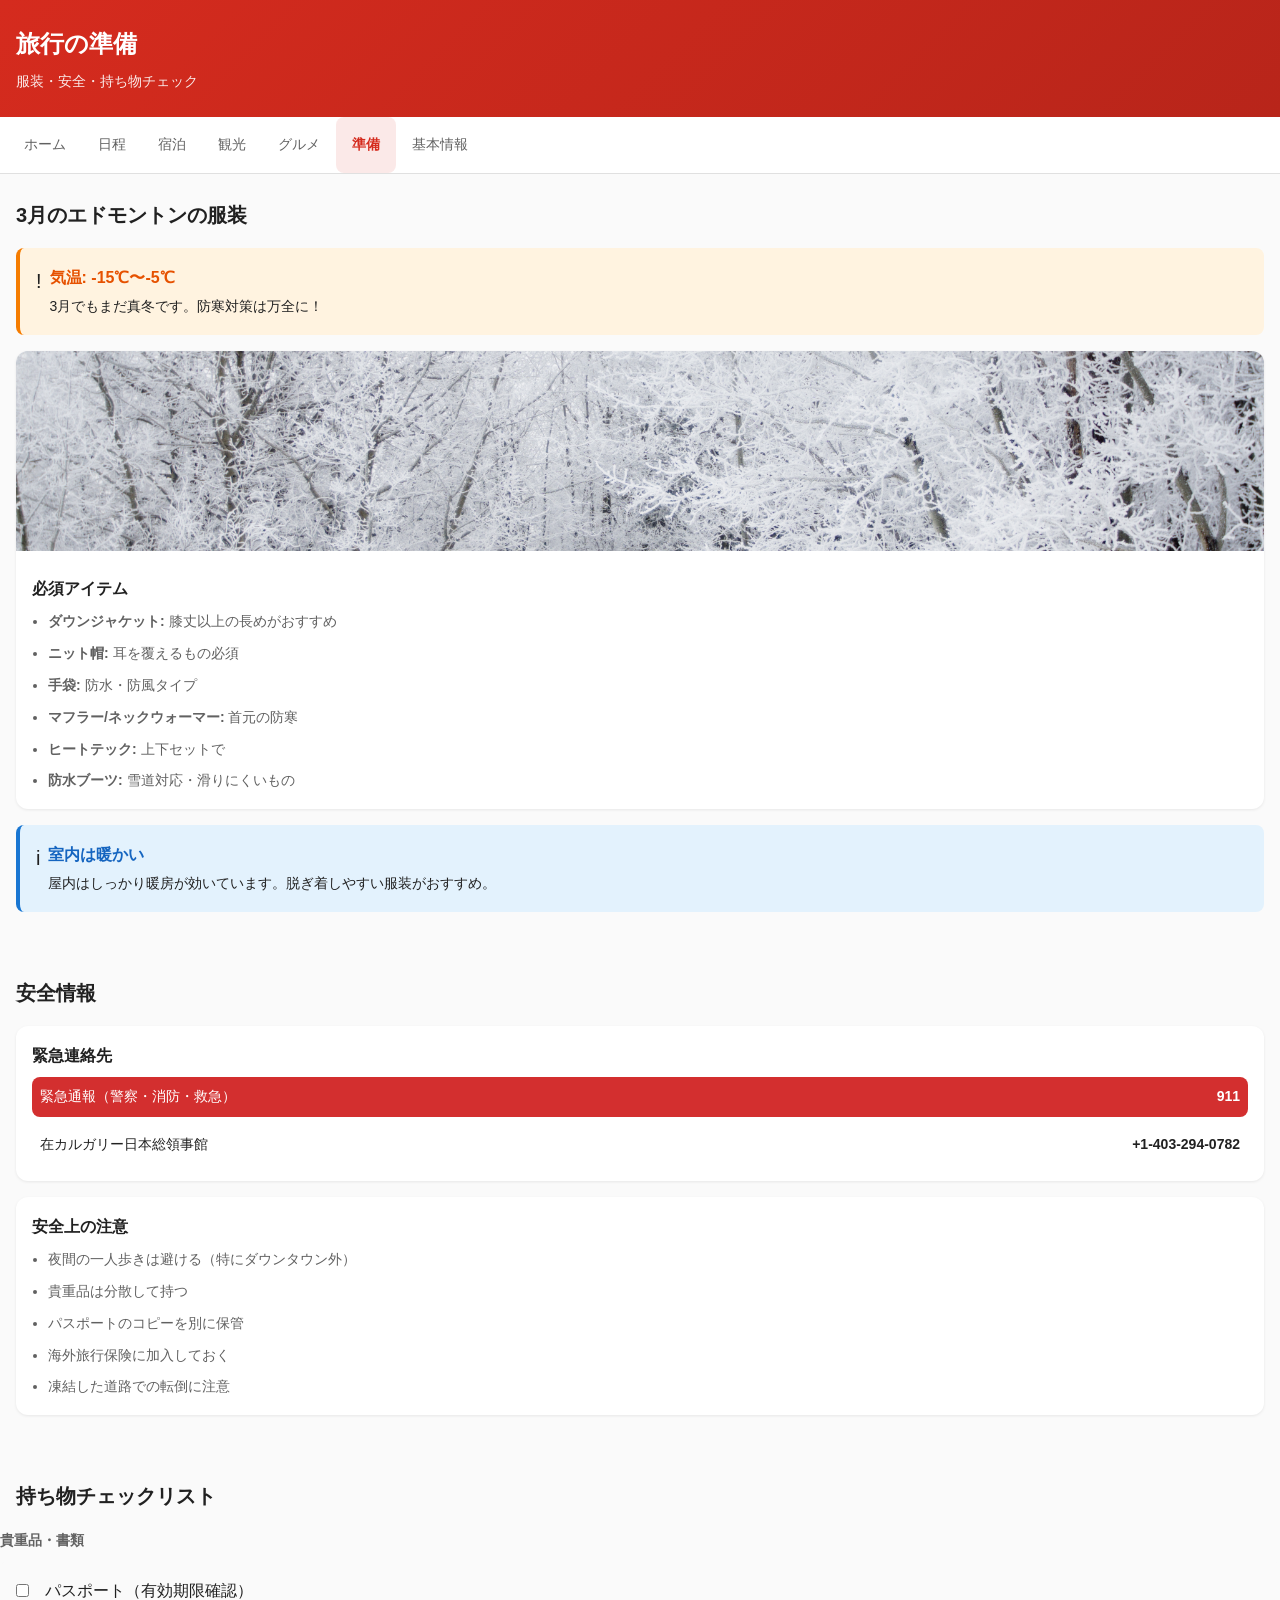
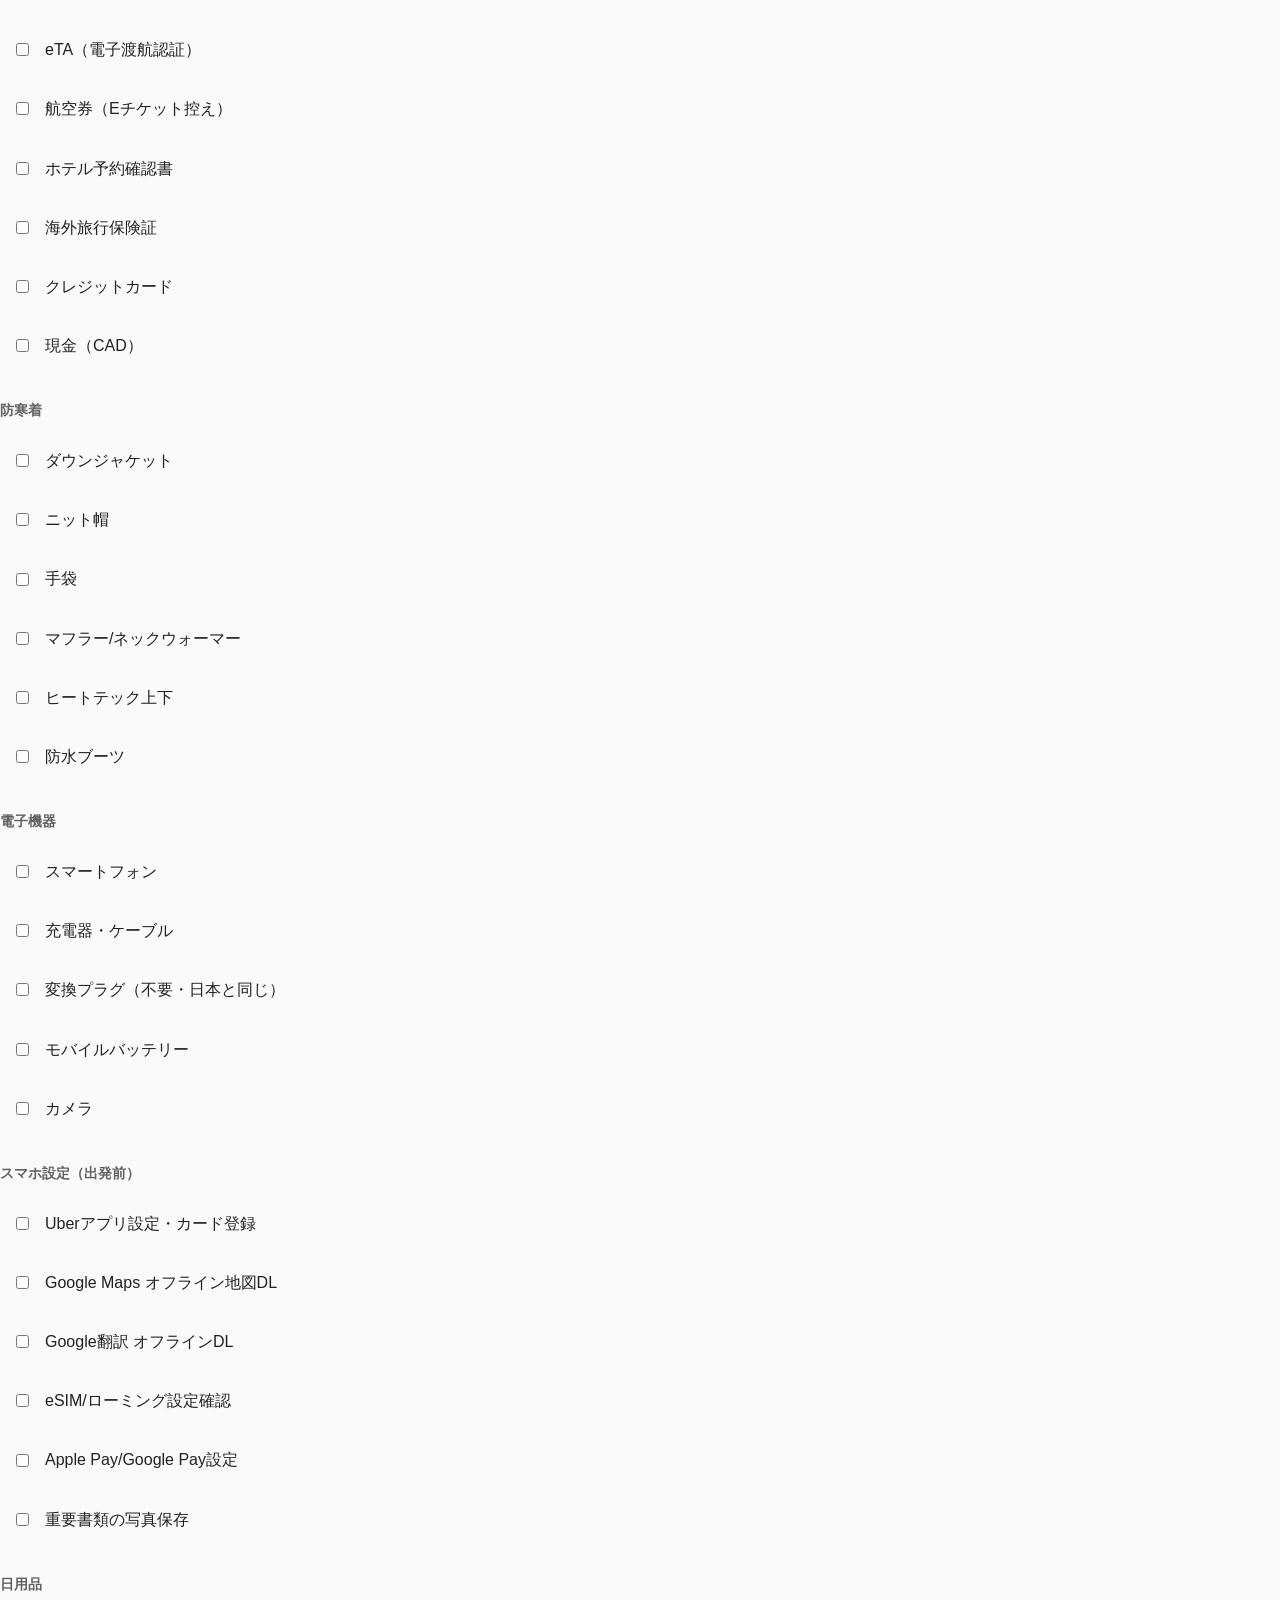
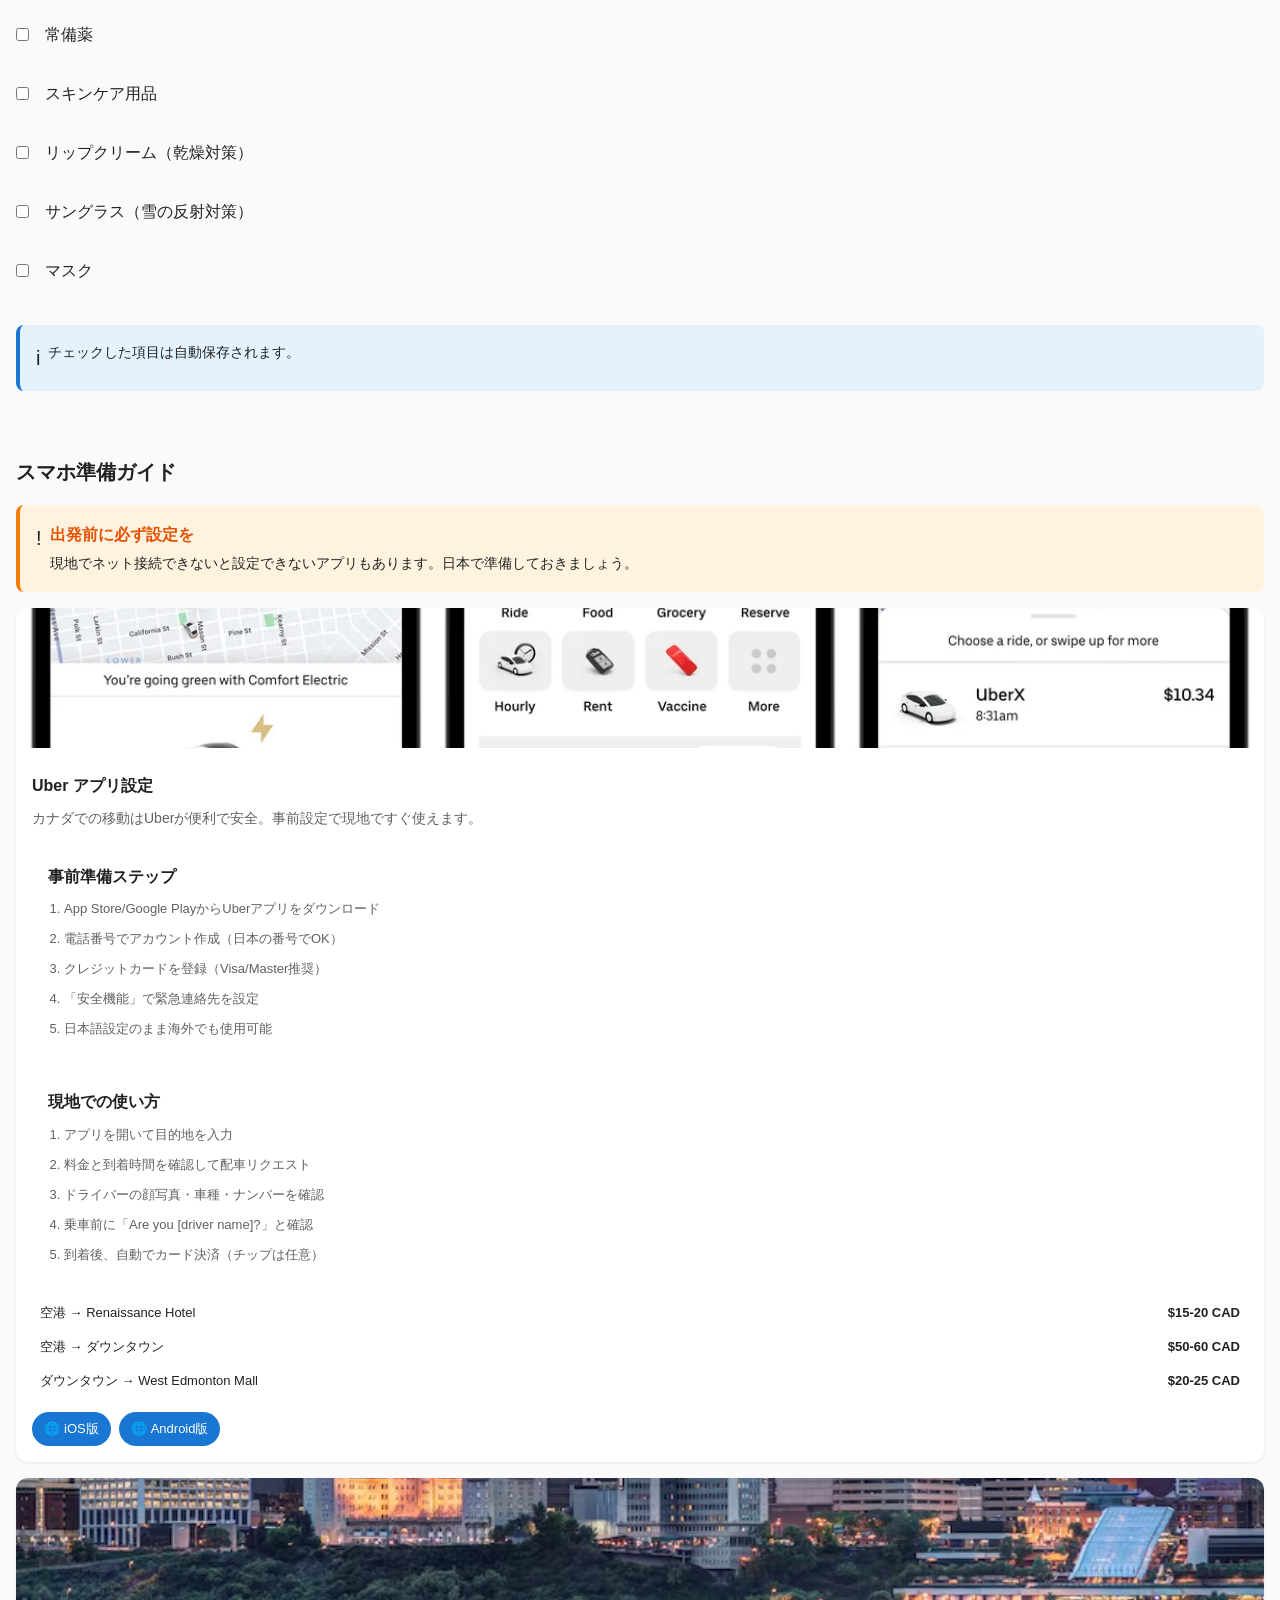
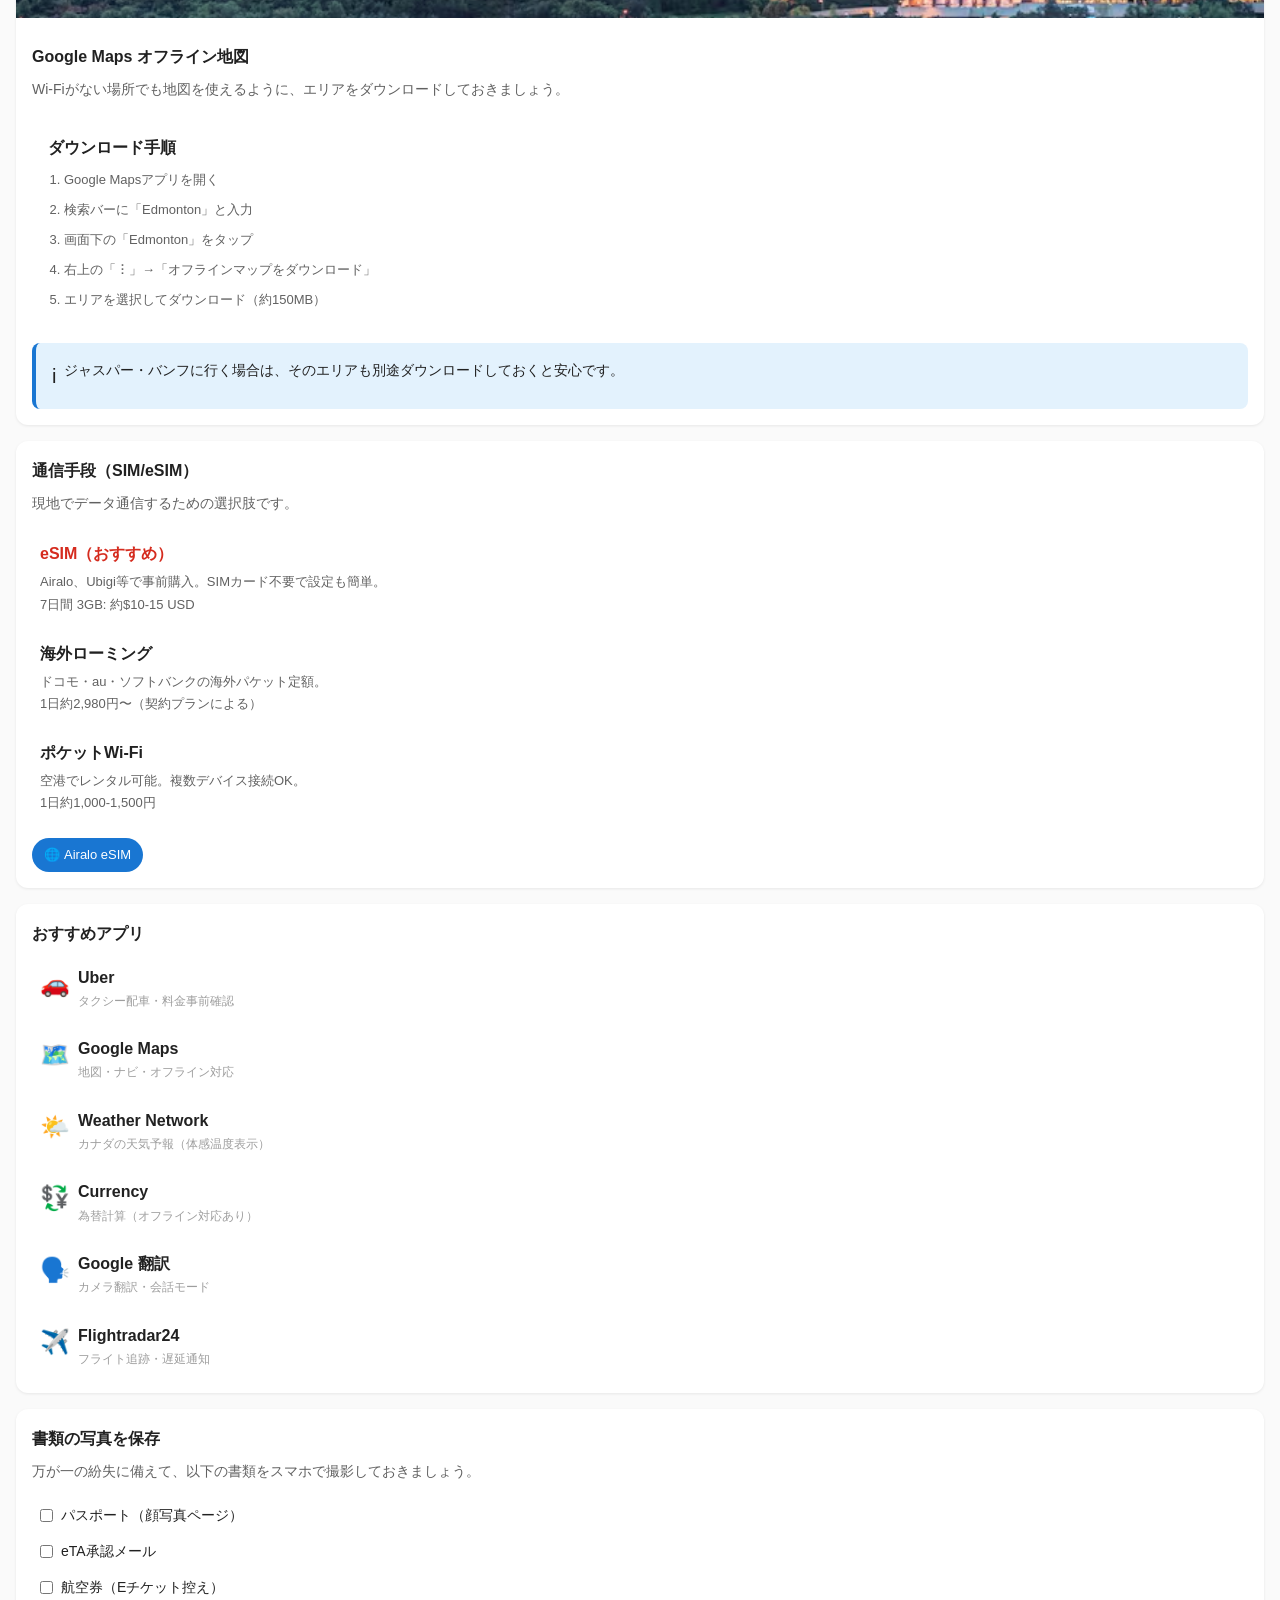
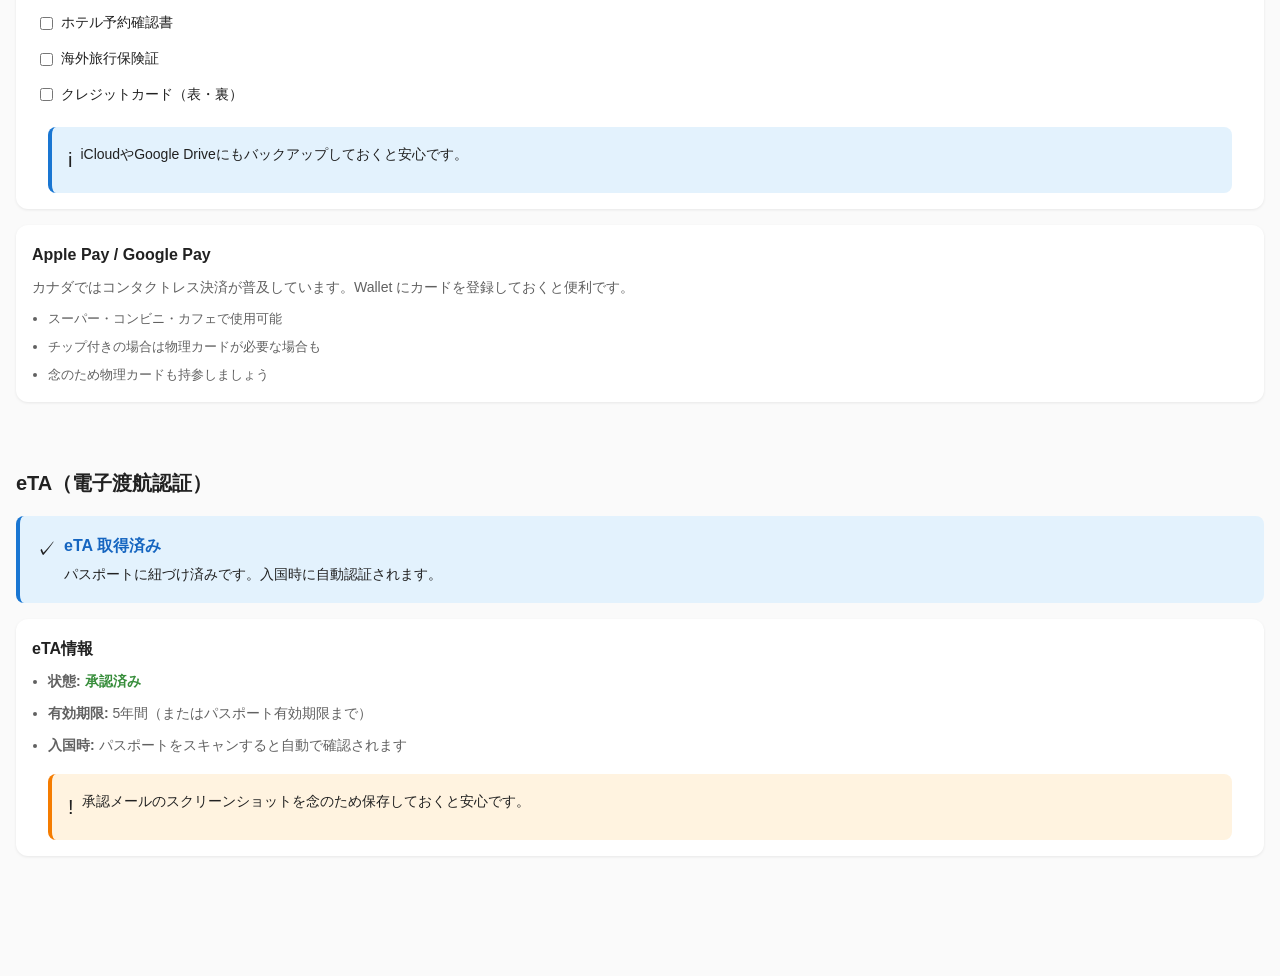
<file: Canada-Edmonton/prepare.html>
<!DOCTYPE html>
<html lang="ja">
<head>
  <meta charset="UTF-8">
  <meta name="viewport" content="width=device-width, initial-scale=1.0, viewport-fit=cover">
  <title>準備 - エドモントン旅行しおり</title>
  <link rel="icon" type="image/svg+xml" href="./images/icon.svg">
  <link rel="stylesheet" href="./styles.css?v=2">
  <meta name="theme-color" content="#D52B1E">
</head>
<body>
  <header class="page-header">
    <h1 class="page-title">旅行の準備</h1>
    <p class="page-subtitle">服装・安全・持ち物チェック</p>
  </header>

  <nav class="top-nav">
    <ul class="nav-list">
      <li><a href="index.html?v=2">ホーム</a></li>
      <li><a href="schedule.html?v=2">日程</a></li>
      <li><a href="hotels.html?v=2">宿泊</a></li>
      <li><a href="spots.html?v=2">観光</a></li>
      <li><a href="gourmet.html?v=2">グルメ</a></li>
      <li><a href="prepare.html?v=2" class="active">準備</a></li>
      <li><a href="basic.html?v=2">基本情報</a></li>
    </ul>
  </nav>

  <main>
    <!-- 服装セクション -->
    <section class="section">
      <div class="section-header">
        <h2 class="section-title">3月のエドモントンの服装</h2>
      </div>

      <div class="alert alert-warning">
        <span class="alert-icon">!</span>
        <div class="alert-content">
          <div class="alert-title">気温: -15℃〜-5℃</div>
          <p class="alert-text">3月でもまだ真冬です。防寒対策は万全に！</p>
        </div>
      </div>

      <div class="card">
        <img src="./images/winter-street.jpg" alt="エドモントンの冬の服装" style="width:100%;height:200px;object-fit:cover;">
        <div class="card-body">
          <div class="card-title">必須アイテム</div>
          <ul style="padding-left:var(--space-md);font-size:14px;color:var(--c-text-secondary);">
            <li style="margin-bottom:8px;"><strong>ダウンジャケット:</strong> 膝丈以上の長めがおすすめ</li>
            <li style="margin-bottom:8px;"><strong>ニット帽:</strong> 耳を覆えるもの必須</li>
            <li style="margin-bottom:8px;"><strong>手袋:</strong> 防水・防風タイプ</li>
            <li style="margin-bottom:8px;"><strong>マフラー/ネックウォーマー:</strong> 首元の防寒</li>
            <li style="margin-bottom:8px;"><strong>ヒートテック:</strong> 上下セットで</li>
            <li><strong>防水ブーツ:</strong> 雪道対応・滑りにくいもの</li>
          </ul>
        </div>
      </div>

      <div class="alert alert-info">
        <span class="alert-icon">i</span>
        <div class="alert-content">
          <div class="alert-title">室内は暖かい</div>
          <p class="alert-text">屋内はしっかり暖房が効いています。脱ぎ着しやすい服装がおすすめ。</p>
        </div>
      </div>
    </section>

    <!-- 安全情報 -->
    <section class="section">
      <div class="section-header">
        <h2 class="section-title">安全情報</h2>
      </div>

      <div class="card">
        <div class="card-body">
          <div class="card-title">緊急連絡先</div>
          <div style="display:grid;gap:var(--space-sm);font-size:14px;">
            <a href="tel:911" style="display:flex;justify-content:space-between;padding:var(--space-sm);background:var(--c-danger);color:white;border-radius:var(--radius-sm);text-decoration:none;">
              <span>緊急通報（警察・消防・救急）</span>
              <strong>911</strong>
            </a>
            <a href="tel:+14032940782" style="display:flex;justify-content:space-between;padding:var(--space-sm);background:var(--c-bg-muted);border-radius:var(--radius-sm);text-decoration:none;color:inherit;">
              <span>在カルガリー日本総領事館</span>
              <strong>+1-403-294-0782</strong>
            </a>
          </div>
        </div>
      </div>

      <div class="card">
        <div class="card-body">
          <div class="card-title">安全上の注意</div>
          <ul style="padding-left:var(--space-md);font-size:14px;color:var(--c-text-secondary);">
            <li style="margin-bottom:8px;">夜間の一人歩きは避ける（特にダウンタウン外）</li>
            <li style="margin-bottom:8px;">貴重品は分散して持つ</li>
            <li style="margin-bottom:8px;">パスポートのコピーを別に保管</li>
            <li style="margin-bottom:8px;">海外旅行保険に加入しておく</li>
            <li>凍結した道路での転倒に注意</li>
          </ul>
        </div>
      </div>
    </section>

    <!-- 持ち物チェックリスト -->
    <section class="section">
      <div class="section-header">
        <h2 class="section-title">持ち物チェックリスト</h2>
      </div>

      <div class="checklist" id="checklist">
        <div class="checklist-category">
          <div class="checklist-category-title">貴重品・書類</div>
          <label class="checklist-item"><input type="checkbox" data-key="passport"><span>パスポート（有効期限確認）</span></label>
          <label class="checklist-item"><input type="checkbox" data-key="eta"><span>eTA（電子渡航認証）</span></label>
          <label class="checklist-item"><input type="checkbox" data-key="ticket"><span>航空券（Eチケット控え）</span></label>
          <label class="checklist-item"><input type="checkbox" data-key="hotel"><span>ホテル予約確認書</span></label>
          <label class="checklist-item"><input type="checkbox" data-key="insurance"><span>海外旅行保険証</span></label>
          <label class="checklist-item"><input type="checkbox" data-key="card"><span>クレジットカード</span></label>
          <label class="checklist-item"><input type="checkbox" data-key="cash"><span>現金（CAD）</span></label>
        </div>

        <div class="checklist-category">
          <div class="checklist-category-title">防寒着</div>
          <label class="checklist-item"><input type="checkbox" data-key="down"><span>ダウンジャケット</span></label>
          <label class="checklist-item"><input type="checkbox" data-key="hat"><span>ニット帽</span></label>
          <label class="checklist-item"><input type="checkbox" data-key="gloves"><span>手袋</span></label>
          <label class="checklist-item"><input type="checkbox" data-key="scarf"><span>マフラー/ネックウォーマー</span></label>
          <label class="checklist-item"><input type="checkbox" data-key="heattech"><span>ヒートテック上下</span></label>
          <label class="checklist-item"><input type="checkbox" data-key="boots"><span>防水ブーツ</span></label>
        </div>

        <div class="checklist-category">
          <div class="checklist-category-title">電子機器</div>
          <label class="checklist-item"><input type="checkbox" data-key="phone"><span>スマートフォン</span></label>
          <label class="checklist-item"><input type="checkbox" data-key="charger"><span>充電器・ケーブル</span></label>
          <label class="checklist-item"><input type="checkbox" data-key="adapter"><span>変換プラグ（不要・日本と同じ）</span></label>
          <label class="checklist-item"><input type="checkbox" data-key="battery"><span>モバイルバッテリー</span></label>
          <label class="checklist-item"><input type="checkbox" data-key="camera"><span>カメラ</span></label>
        </div>

        <div class="checklist-category">
          <div class="checklist-category-title">スマホ設定（出発前）</div>
          <label class="checklist-item"><input type="checkbox" data-key="app-uber"><span>Uberアプリ設定・カード登録</span></label>
          <label class="checklist-item"><input type="checkbox" data-key="app-maps"><span>Google Maps オフライン地図DL</span></label>
          <label class="checklist-item"><input type="checkbox" data-key="app-translate"><span>Google翻訳 オフラインDL</span></label>
          <label class="checklist-item"><input type="checkbox" data-key="app-esim"><span>eSIM/ローミング設定確認</span></label>
          <label class="checklist-item"><input type="checkbox" data-key="app-wallet"><span>Apple Pay/Google Pay設定</span></label>
          <label class="checklist-item"><input type="checkbox" data-key="app-docs"><span>重要書類の写真保存</span></label>
        </div>

        <div class="checklist-category">
          <div class="checklist-category-title">日用品</div>
          <label class="checklist-item"><input type="checkbox" data-key="medicine"><span>常備薬</span></label>
          <label class="checklist-item"><input type="checkbox" data-key="skincare"><span>スキンケア用品</span></label>
          <label class="checklist-item"><input type="checkbox" data-key="lipbalm"><span>リップクリーム（乾燥対策）</span></label>
          <label class="checklist-item"><input type="checkbox" data-key="sunglasses"><span>サングラス（雪の反射対策）</span></label>
          <label class="checklist-item"><input type="checkbox" data-key="mask"><span>マスク</span></label>
        </div>
      </div>

      <div class="alert alert-info" style="margin-top:var(--space-md);">
        <span class="alert-icon">i</span>
        <div class="alert-content">
          <p class="alert-text">チェックした項目は自動保存されます。</p>
        </div>
      </div>
    </section>

    <!-- スマホ準備ガイド -->
    <section class="section">
      <div class="section-header">
        <h2 class="section-title">スマホ準備ガイド</h2>
      </div>

      <div class="alert alert-warning">
        <span class="alert-icon">!</span>
        <div class="alert-content">
          <div class="alert-title">出発前に必ず設定を</div>
          <p class="alert-text">現地でネット接続できないと設定できないアプリもあります。日本で準備しておきましょう。</p>
        </div>
      </div>

      <!-- Uber設定 -->
      <div class="card">
        <img src="./images/uber-app.jpg" alt="Uberアプリ画面" style="width:100%;height:140px;object-fit:cover;">
        <div class="card-body">
          <div class="card-title">Uber アプリ設定</div>
          <p style="font-size:14px;color:var(--c-text-secondary);margin-bottom:var(--space-md);">
            カナダでの移動はUberが便利で安全。事前設定で現地ですぐ使えます。
          </p>

          <div style="background:var(--c-bg-muted);border-radius:var(--radius-sm);padding:var(--space-md);margin-bottom:var(--space-md);">
            <div style="font-weight:600;margin-bottom:var(--space-sm);">事前準備ステップ</div>
            <ol style="padding-left:var(--space-md);font-size:13px;color:var(--c-text-secondary);margin:0;">
              <li style="margin-bottom:8px;">App Store/Google PlayからUberアプリをダウンロード</li>
              <li style="margin-bottom:8px;">電話番号でアカウント作成（日本の番号でOK）</li>
              <li style="margin-bottom:8px;">クレジットカードを登録（Visa/Master推奨）</li>
              <li style="margin-bottom:8px;">「安全機能」で緊急連絡先を設定</li>
              <li>日本語設定のまま海外でも使用可能</li>
            </ol>
          </div>

          <div style="background:var(--c-bg-muted);border-radius:var(--radius-sm);padding:var(--space-md);margin-bottom:var(--space-md);">
            <div style="font-weight:600;margin-bottom:var(--space-sm);">現地での使い方</div>
            <ol style="padding-left:var(--space-md);font-size:13px;color:var(--c-text-secondary);margin:0;">
              <li style="margin-bottom:8px;">アプリを開いて目的地を入力</li>
              <li style="margin-bottom:8px;">料金と到着時間を確認して配車リクエスト</li>
              <li style="margin-bottom:8px;">ドライバーの顔写真・車種・ナンバーを確認</li>
              <li style="margin-bottom:8px;">乗車前に「Are you [driver name]?」と確認</li>
              <li>到着後、自動でカード決済（チップは任意）</li>
            </ol>
          </div>

          <div style="display:grid;gap:var(--space-xs);font-size:13px;">
            <div style="display:flex;justify-content:space-between;padding:var(--space-xs) var(--space-sm);background:var(--c-bg-muted);border-radius:var(--radius-sm);">
              <span>空港 → Renaissance Hotel</span>
              <strong>$15-20 CAD</strong>
            </div>
            <div style="display:flex;justify-content:space-between;padding:var(--space-xs) var(--space-sm);background:var(--c-bg-muted);border-radius:var(--radius-sm);">
              <span>空港 → ダウンタウン</span>
              <strong>$50-60 CAD</strong>
            </div>
            <div style="display:flex;justify-content:space-between;padding:var(--space-xs) var(--space-sm);background:var(--c-bg-muted);border-radius:var(--radius-sm);">
              <span>ダウンタウン → West Edmonton Mall</span>
              <strong>$20-25 CAD</strong>
            </div>
          </div>

          <div class="link-buttons" style="margin-top:var(--space-md);">
            <a href="https://apps.apple.com/app/uber/id368677368" target="_blank" rel="noopener" class="site-link">iOS版</a>
            <a href="https://play.google.com/store/apps/details?id=com.ubercab" target="_blank" rel="noopener" class="site-link">Android版</a>
          </div>
        </div>
      </div>

      <!-- オフラインマップ -->
      <div class="card">
        <img src="./images/maps-app.jpg" alt="Google Mapsオフライン" style="width:100%;height:140px;object-fit:cover;">
        <div class="card-body">
          <div class="card-title">Google Maps オフライン地図</div>
          <p style="font-size:14px;color:var(--c-text-secondary);margin-bottom:var(--space-md);">
            Wi-Fiがない場所でも地図を使えるように、エリアをダウンロードしておきましょう。
          </p>

          <div style="background:var(--c-bg-muted);border-radius:var(--radius-sm);padding:var(--space-md);margin-bottom:var(--space-md);">
            <div style="font-weight:600;margin-bottom:var(--space-sm);">ダウンロード手順</div>
            <ol style="padding-left:var(--space-md);font-size:13px;color:var(--c-text-secondary);margin:0;">
              <li style="margin-bottom:8px;">Google Mapsアプリを開く</li>
              <li style="margin-bottom:8px;">検索バーに「Edmonton」と入力</li>
              <li style="margin-bottom:8px;">画面下の「Edmonton」をタップ</li>
              <li style="margin-bottom:8px;">右上の「︙」→「オフラインマップをダウンロード」</li>
              <li>エリアを選択してダウンロード（約150MB）</li>
            </ol>
          </div>

          <div class="alert alert-info" style="margin:0;">
            <span class="alert-icon">i</span>
            <div class="alert-content">
              <p class="alert-text">ジャスパー・バンフに行く場合は、そのエリアも別途ダウンロードしておくと安心です。</p>
            </div>
          </div>
        </div>
      </div>

      <!-- SIM/eSIM -->
      <div class="card">
        <div class="card-body">
          <div class="card-title">通信手段（SIM/eSIM）</div>
          <p style="font-size:14px;color:var(--c-text-secondary);margin-bottom:var(--space-md);">
            現地でデータ通信するための選択肢です。
          </p>

          <div style="display:grid;gap:var(--space-sm);">
            <div style="padding:var(--space-sm);background:var(--c-bg-muted);border-radius:var(--radius-sm);">
              <div style="font-weight:600;color:var(--c-primary);">eSIM（おすすめ）</div>
              <div style="font-size:13px;color:var(--c-text-secondary);margin-top:4px;">
                Airalo、Ubigi等で事前購入。SIMカード不要で設定も簡単。<br>
                7日間 3GB: 約$10-15 USD
              </div>
            </div>
            <div style="padding:var(--space-sm);background:var(--c-bg-muted);border-radius:var(--radius-sm);">
              <div style="font-weight:600;">海外ローミング</div>
              <div style="font-size:13px;color:var(--c-text-secondary);margin-top:4px;">
                ドコモ・au・ソフトバンクの海外パケット定額。<br>
                1日約2,980円〜（契約プランによる）
              </div>
            </div>
            <div style="padding:var(--space-sm);background:var(--c-bg-muted);border-radius:var(--radius-sm);">
              <div style="font-weight:600;">ポケットWi-Fi</div>
              <div style="font-size:13px;color:var(--c-text-secondary);margin-top:4px;">
                空港でレンタル可能。複数デバイス接続OK。<br>
                1日約1,000-1,500円
              </div>
            </div>
          </div>

          <div class="link-buttons" style="margin-top:var(--space-md);">
            <a href="https://www.airalo.com/japan" target="_blank" rel="noopener" class="site-link">Airalo eSIM</a>
          </div>
        </div>
      </div>

      <!-- 必須アプリ -->
      <div class="card">
        <div class="card-body">
          <div class="card-title">おすすめアプリ</div>
          <div style="display:grid;gap:var(--space-sm);margin-top:var(--space-sm);">
            <div style="display:flex;gap:var(--space-sm);padding:var(--space-sm);background:var(--c-bg-muted);border-radius:var(--radius-sm);">
              <div style="font-size:1.5rem;">🚗</div>
              <div>
                <div style="font-weight:600;">Uber</div>
                <div style="font-size:12px;color:var(--c-text-muted);">タクシー配車・料金事前確認</div>
              </div>
            </div>
            <div style="display:flex;gap:var(--space-sm);padding:var(--space-sm);background:var(--c-bg-muted);border-radius:var(--radius-sm);">
              <div style="font-size:1.5rem;">🗺️</div>
              <div>
                <div style="font-weight:600;">Google Maps</div>
                <div style="font-size:12px;color:var(--c-text-muted);">地図・ナビ・オフライン対応</div>
              </div>
            </div>
            <div style="display:flex;gap:var(--space-sm);padding:var(--space-sm);background:var(--c-bg-muted);border-radius:var(--radius-sm);">
              <div style="font-size:1.5rem;">🌤️</div>
              <div>
                <div style="font-weight:600;">Weather Network</div>
                <div style="font-size:12px;color:var(--c-text-muted);">カナダの天気予報（体感温度表示）</div>
              </div>
            </div>
            <div style="display:flex;gap:var(--space-sm);padding:var(--space-sm);background:var(--c-bg-muted);border-radius:var(--radius-sm);">
              <div style="font-size:1.5rem;">💱</div>
              <div>
                <div style="font-weight:600;">Currency</div>
                <div style="font-size:12px;color:var(--c-text-muted);">為替計算（オフライン対応あり）</div>
              </div>
            </div>
            <div style="display:flex;gap:var(--space-sm);padding:var(--space-sm);background:var(--c-bg-muted);border-radius:var(--radius-sm);">
              <div style="font-size:1.5rem;">🗣️</div>
              <div>
                <div style="font-weight:600;">Google 翻訳</div>
                <div style="font-size:12px;color:var(--c-text-muted);">カメラ翻訳・会話モード</div>
              </div>
            </div>
            <div style="display:flex;gap:var(--space-sm);padding:var(--space-sm);background:var(--c-bg-muted);border-radius:var(--radius-sm);">
              <div style="font-size:1.5rem;">✈️</div>
              <div>
                <div style="font-weight:600;">Flightradar24</div>
                <div style="font-size:12px;color:var(--c-text-muted);">フライト追跡・遅延通知</div>
              </div>
            </div>
          </div>
        </div>
      </div>

      <!-- 重要書類の写真保存 -->
      <div class="card">
        <div class="card-body">
          <div class="card-title">書類の写真を保存</div>
          <p style="font-size:14px;color:var(--c-text-secondary);margin-bottom:var(--space-md);">
            万が一の紛失に備えて、以下の書類をスマホで撮影しておきましょう。
          </p>
          <div style="display:grid;gap:var(--space-xs);font-size:14px;">
            <label style="display:flex;align-items:center;gap:var(--space-sm);padding:var(--space-xs) var(--space-sm);background:var(--c-bg-muted);border-radius:var(--radius-sm);">
              <input type="checkbox" data-key="photo-passport">
              <span>パスポート（顔写真ページ）</span>
            </label>
            <label style="display:flex;align-items:center;gap:var(--space-sm);padding:var(--space-xs) var(--space-sm);background:var(--c-bg-muted);border-radius:var(--radius-sm);">
              <input type="checkbox" data-key="photo-eta">
              <span>eTA承認メール</span>
            </label>
            <label style="display:flex;align-items:center;gap:var(--space-sm);padding:var(--space-xs) var(--space-sm);background:var(--c-bg-muted);border-radius:var(--radius-sm);">
              <input type="checkbox" data-key="photo-ticket">
              <span>航空券（Eチケット控え）</span>
            </label>
            <label style="display:flex;align-items:center;gap:var(--space-sm);padding:var(--space-xs) var(--space-sm);background:var(--c-bg-muted);border-radius:var(--radius-sm);">
              <input type="checkbox" data-key="photo-hotel">
              <span>ホテル予約確認書</span>
            </label>
            <label style="display:flex;align-items:center;gap:var(--space-sm);padding:var(--space-xs) var(--space-sm);background:var(--c-bg-muted);border-radius:var(--radius-sm);">
              <input type="checkbox" data-key="photo-insurance">
              <span>海外旅行保険証</span>
            </label>
            <label style="display:flex;align-items:center;gap:var(--space-sm);padding:var(--space-xs) var(--space-sm);background:var(--c-bg-muted);border-radius:var(--radius-sm);">
              <input type="checkbox" data-key="photo-card">
              <span>クレジットカード（表・裏）</span>
            </label>
          </div>
          <div class="alert alert-info" style="margin-top:var(--space-md);margin-bottom:0;">
            <span class="alert-icon">i</span>
            <div class="alert-content">
              <p class="alert-text">iCloudやGoogle Driveにもバックアップしておくと安心です。</p>
            </div>
          </div>
        </div>
      </div>

      <!-- Apple Pay / Google Pay -->
      <div class="card">
        <div class="card-body">
          <div class="card-title">Apple Pay / Google Pay</div>
          <p style="font-size:14px;color:var(--c-text-secondary);margin-bottom:var(--space-sm);">
            カナダではコンタクトレス決済が普及しています。Wallet にカードを登録しておくと便利です。
          </p>
          <ul style="padding-left:var(--space-md);font-size:13px;color:var(--c-text-secondary);">
            <li style="margin-bottom:6px;">スーパー・コンビニ・カフェで使用可能</li>
            <li style="margin-bottom:6px;">チップ付きの場合は物理カードが必要な場合も</li>
            <li>念のため物理カードも持参しましょう</li>
          </ul>
        </div>
      </div>
    </section>

    <!-- eTA情報 -->
    <section class="section">
      <div class="section-header">
        <h2 class="section-title">eTA（電子渡航認証）</h2>
      </div>

      <div class="alert alert-info">
        <span class="alert-icon">✓</span>
        <div class="alert-content">
          <div class="alert-title">eTA 取得済み</div>
          <p class="alert-text">パスポートに紐づけ済みです。入国時に自動認証されます。</p>
        </div>
      </div>

      <div class="card">
        <div class="card-body">
          <div class="card-title">eTA情報</div>
          <ul style="padding-left:var(--space-md);font-size:14px;color:var(--c-text-secondary);">
            <li style="margin-bottom:8px;"><strong>状態:</strong> <span style="color:var(--c-success);font-weight:600;">承認済み</span></li>
            <li style="margin-bottom:8px;"><strong>有効期限:</strong> 5年間（またはパスポート有効期限まで）</li>
            <li><strong>入国時:</strong> パスポートをスキャンすると自動で確認されます</li>
          </ul>
          <div class="alert alert-warning" style="margin-top:var(--space-md);margin-bottom:0;">
            <span class="alert-icon">!</span>
            <div class="alert-content">
              <p class="alert-text">承認メールのスクリーンショットを念のため保存しておくと安心です。</p>
            </div>
          </div>
        </div>
      </div>
    </section>
  </main>

  <script>
    // ページ内全てのチェックボックスの状態を保存・復元
    const checkboxes = document.querySelectorAll('input[type="checkbox"][data-key]');

    // 復元
    checkboxes.forEach(cb => {
      const key = cb.dataset.key;
      if (localStorage.getItem('checklist-' + key) === 'true') {
        cb.checked = true;
      }
    });

    // 保存
    document.addEventListener('change', (e) => {
      if (e.target.type === 'checkbox' && e.target.dataset.key) {
        const key = e.target.dataset.key;
        localStorage.setItem('checklist-' + key, e.target.checked);
      }
    });
  </script>
</body>
</html>
</file>
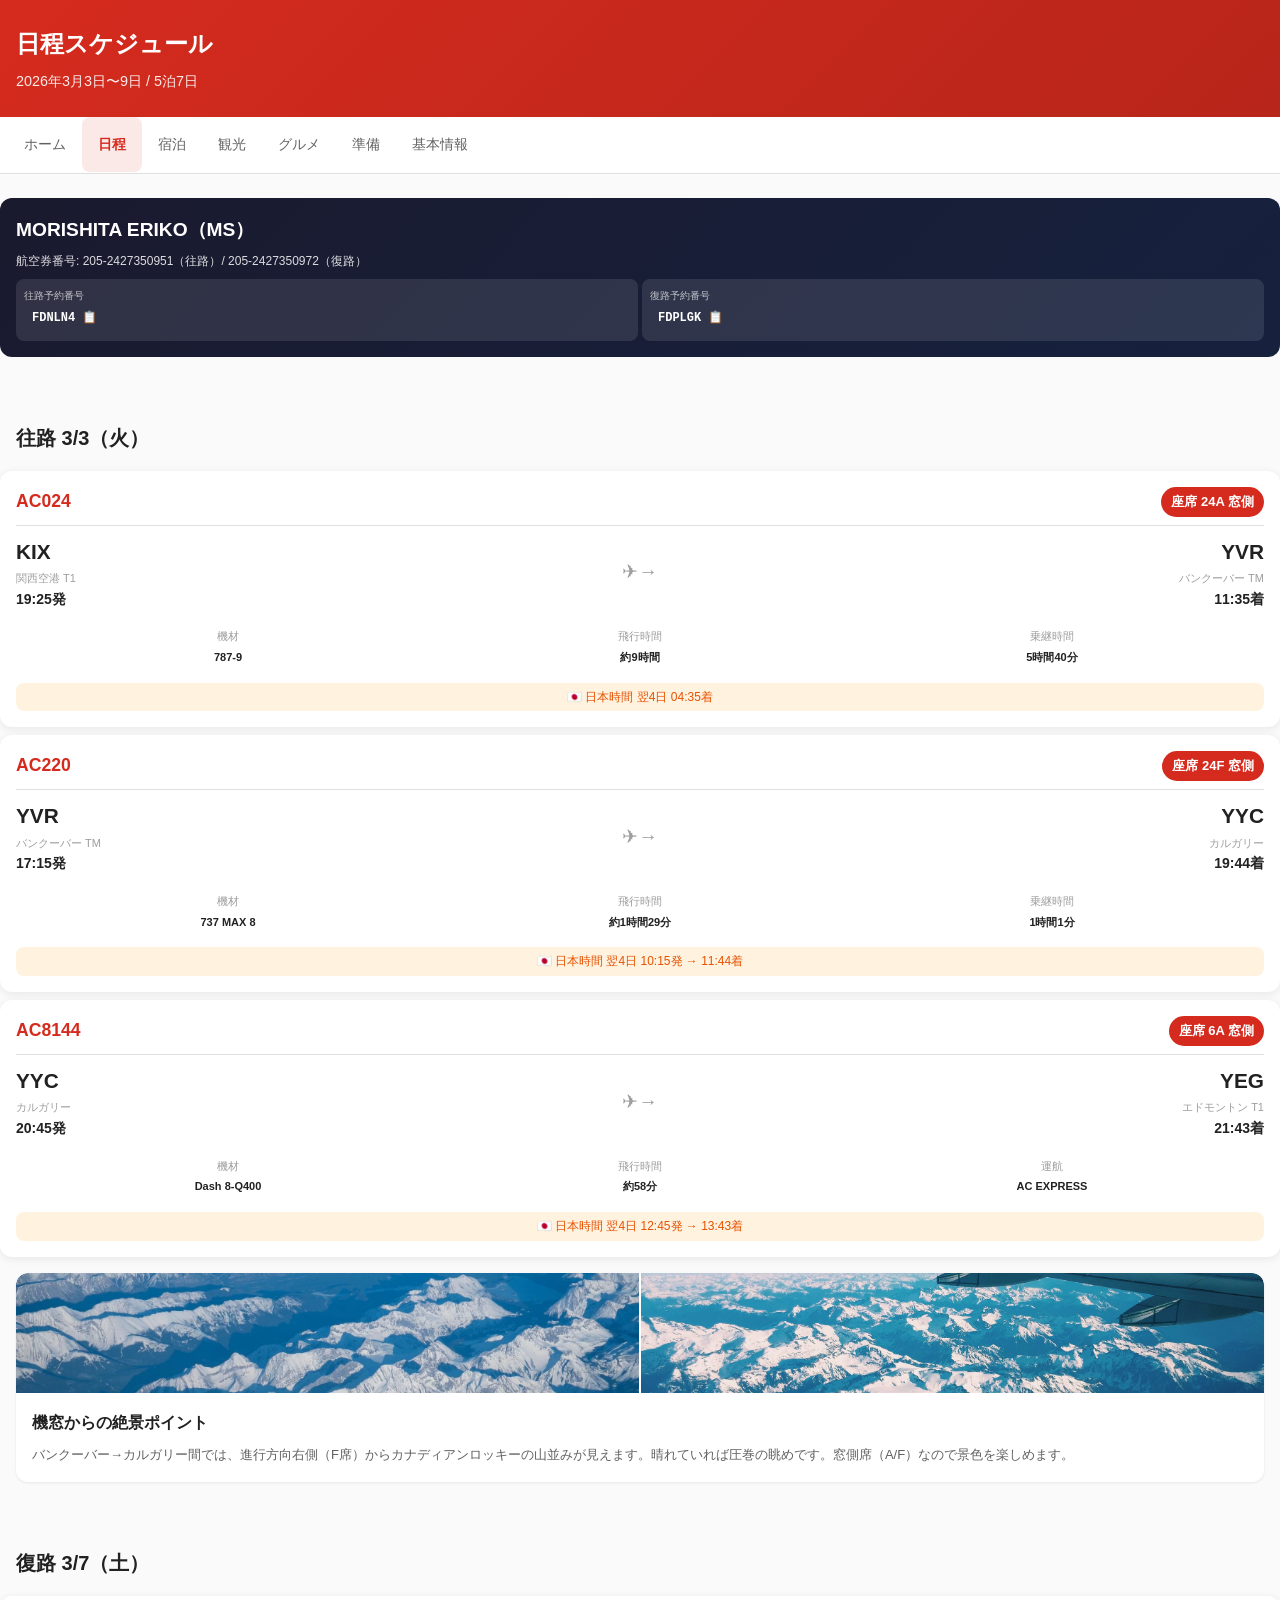
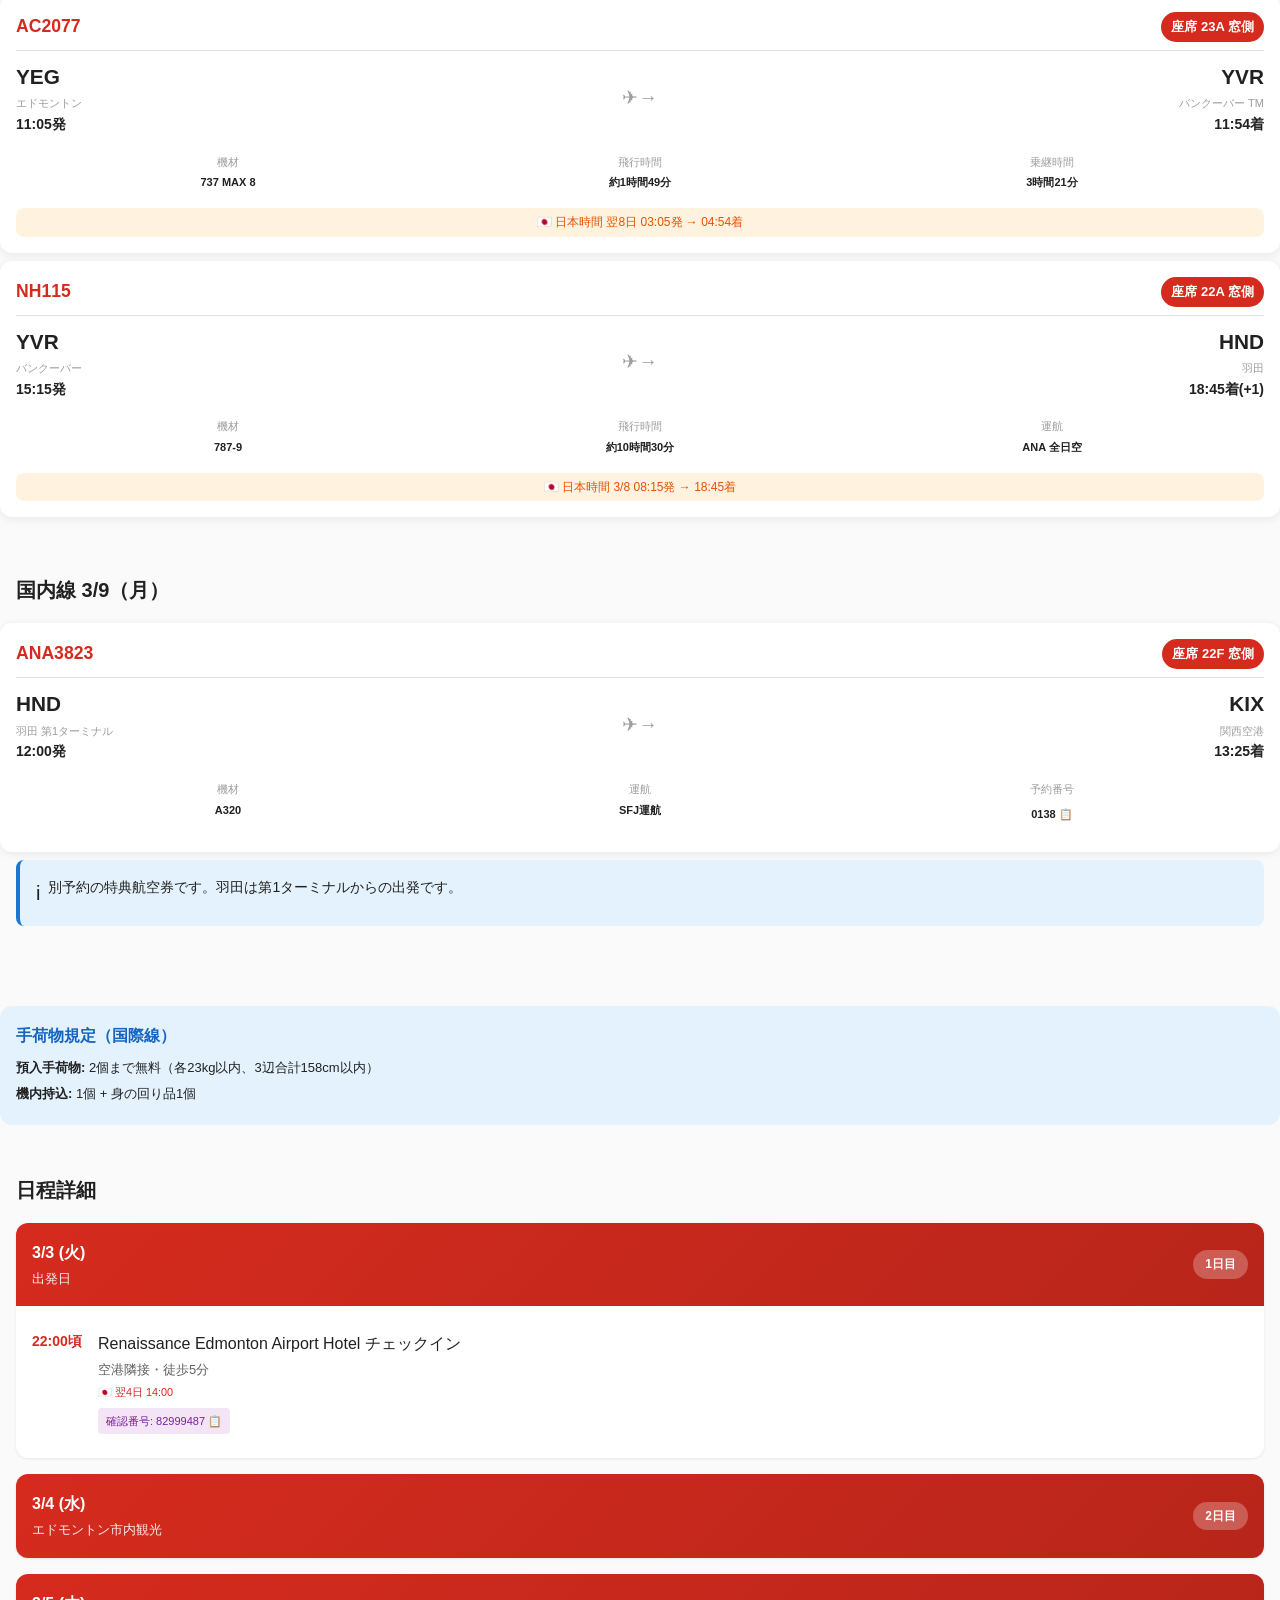
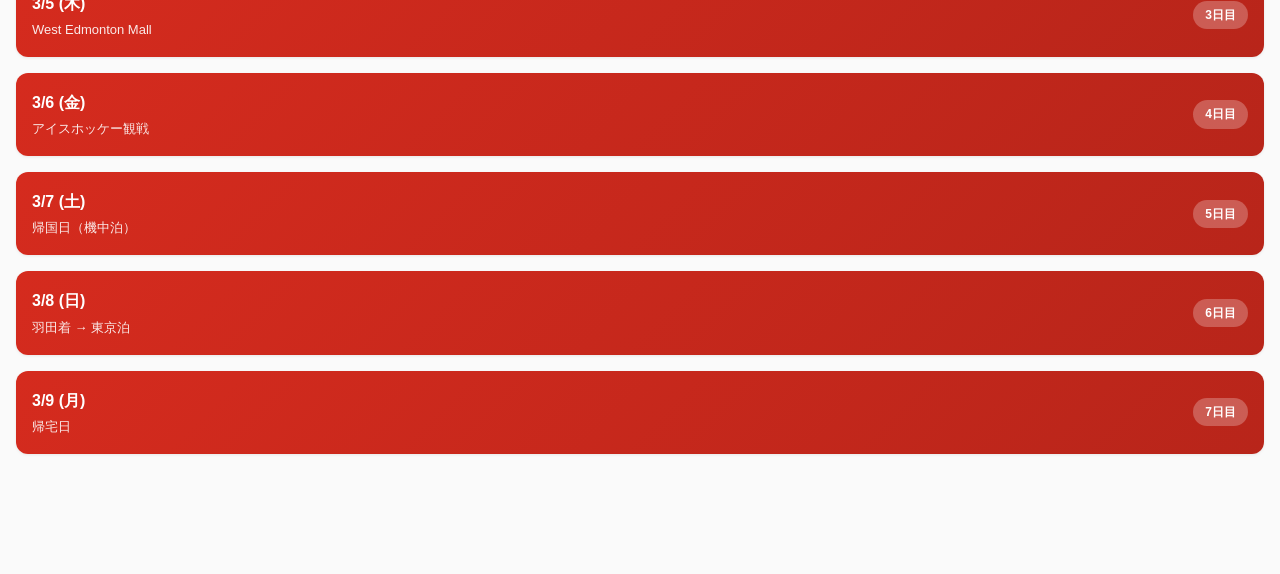
<file: Canada-Edmonton/schedule.html>
<!DOCTYPE html>
<html lang="ja">
<head>
  <meta charset="UTF-8">
  <meta name="viewport" content="width=device-width, initial-scale=1.0, maximum-scale=1.0, user-scalable=no, viewport-fit=cover">
  <title>日程 - エドモントン旅行しおり</title>
  <link rel="icon" type="image/svg+xml" href="./images/icon.svg">
  <link rel="stylesheet" href="./styles.css?v=2">
  <meta name="theme-color" content="#D52B1E">
  <style>
    .passenger-card {
      background: linear-gradient(135deg, #1a1a2e 0%, #16213e 100%);
      color: white;
      padding: var(--space-md);
      border-radius: var(--radius-md);
      margin-bottom: var(--space-md);
    }
    .passenger-name {
      font-size: 1.2rem;
      font-weight: 700;
      margin-bottom: var(--space-xs);
    }
    .ticket-info {
      font-size: 12px;
      opacity: 0.85;
    }
    .flight-card {
      background: white;
      border-radius: var(--radius-md);
      padding: var(--space-md);
      margin-bottom: var(--space-sm);
      box-shadow: 0 2px 8px rgba(0,0,0,0.08);
    }
    .flight-header {
      display: flex;
      justify-content: space-between;
      align-items: center;
      margin-bottom: var(--space-sm);
      padding-bottom: var(--space-sm);
      border-bottom: 1px solid var(--c-border);
    }
    .flight-number {
      font-weight: 700;
      font-size: 1.1rem;
      color: var(--c-primary);
    }
    .flight-seat {
      background: var(--c-primary);
      color: white;
      padding: 4px 10px;
      border-radius: 100px;
      font-weight: 600;
      font-size: 13px;
    }
    .flight-route {
      display: flex;
      align-items: center;
      gap: var(--space-sm);
      margin-bottom: var(--space-sm);
    }
    .flight-city {
      flex: 1;
    }
    .flight-city-code {
      font-size: 1.3rem;
      font-weight: 700;
    }
    .flight-city-name {
      font-size: 11px;
      color: var(--c-text-muted);
    }
    .flight-city-time {
      font-size: 14px;
      font-weight: 600;
    }
    .flight-arrow {
      color: var(--c-text-muted);
      font-size: 1.2rem;
    }
    .flight-details {
      display: grid;
      grid-template-columns: repeat(3, 1fr);
      gap: var(--space-xs);
      font-size: 11px;
      background: var(--c-bg-muted);
      padding: var(--space-sm);
      border-radius: var(--radius-sm);
    }
    .flight-detail-item {
      text-align: center;
    }
    .flight-detail-label {
      color: var(--c-text-muted);
      margin-bottom: 2px;
    }
    .flight-detail-value {
      font-weight: 600;
    }
    .flight-jst {
      margin-top: var(--space-sm);
      padding: var(--space-xs) var(--space-sm);
      background: #fff3e0;
      border-radius: var(--radius-sm);
      font-size: 12px;
      color: #e65100;
      text-align: center;
    }
    .baggage-info {
      background: #e3f2fd;
      padding: var(--space-md);
      border-radius: var(--radius-md);
      margin-top: var(--space-md);
    }
    .baggage-title {
      font-weight: 600;
      margin-bottom: var(--space-sm);
      color: #1565c0;
    }
    .baggage-item {
      font-size: 13px;
      margin-bottom: var(--space-xs);
    }
    .ref-grid {
      display: grid;
      grid-template-columns: 1fr 1fr;
      gap: var(--space-xs);
      margin-top: var(--space-sm);
    }
    .ref-item {
      background: var(--c-bg-muted);
      padding: var(--space-sm);
      border-radius: var(--radius-sm);
      font-size: 12px;
    }
    .ref-label {
      color: var(--c-text-muted);
      font-size: 10px;
    }
    .ref-value {
      font-weight: 600;
      font-family: monospace;
    }
  </style>
</head>
<body>
  <header class="page-header">
    <h1 class="page-title">日程スケジュール</h1>
    <p class="page-subtitle">2026年3月3日〜9日 / 5泊7日</p>
  </header>

  <nav class="top-nav">
    <ul class="nav-list">
      <li><a href="index.html?v=2">ホーム</a></li>
      <li><a href="schedule.html?v=2" class="active">日程</a></li>
      <li><a href="hotels.html?v=2">宿泊</a></li>
      <li><a href="spots.html?v=2">観光</a></li>
      <li><a href="gourmet.html?v=2">グルメ</a></li>
      <li><a href="prepare.html?v=2">準備</a></li>
      <li><a href="basic.html?v=2">基本情報</a></li>
    </ul>
  </nav>

  <main>
    <!-- 搭乗者情報 -->
    <section class="section">
      <div class="passenger-card">
        <div class="passenger-name">MORISHITA ERIKO（MS）</div>
        <div class="ticket-info">
          航空券番号: 205-2427350951（往路）/ 205-2427350972（復路）
        </div>
        <div class="ref-grid">
          <div class="ref-item" style="background:rgba(255,255,255,0.1);">
            <div class="ref-label" style="color:rgba(255,255,255,0.7);">往路予約番号</div>
            <div class="ref-value copyable" style="color:white;" onclick="copyText('FDNLN4')">FDNLN4 📋</div>
          </div>
          <div class="ref-item" style="background:rgba(255,255,255,0.1);">
            <div class="ref-label" style="color:rgba(255,255,255,0.7);">復路予約番号</div>
            <div class="ref-value copyable" style="color:white;" onclick="copyText('FDPLGK')">FDPLGK 📋</div>
          </div>
        </div>
      </div>
    </section>

    <!-- 往路フライト -->
    <section class="section">
      <div class="section-header">
        <h2 class="section-title">往路 3/3（火）</h2>
      </div>

      <!-- Flight 1 -->
      <div class="flight-card">
        <div class="flight-header">
          <div class="flight-number">AC024</div>
          <div class="flight-seat">座席 24A 窓側</div>
        </div>
        <div class="flight-route">
          <div class="flight-city">
            <div class="flight-city-code">KIX</div>
            <div class="flight-city-name">関西空港 T1</div>
            <div class="flight-city-time">19:25発</div>
          </div>
          <div class="flight-arrow">✈︎→</div>
          <div class="flight-city" style="text-align:right;">
            <div class="flight-city-code">YVR</div>
            <div class="flight-city-name">バンクーバー TM</div>
            <div class="flight-city-time">11:35着</div>
          </div>
        </div>
        <div class="flight-details">
          <div class="flight-detail-item">
            <div class="flight-detail-label">機材</div>
            <div class="flight-detail-value">787-9</div>
          </div>
          <div class="flight-detail-item">
            <div class="flight-detail-label">飛行時間</div>
            <div class="flight-detail-value">約9時間</div>
          </div>
          <div class="flight-detail-item">
            <div class="flight-detail-label">乗継時間</div>
            <div class="flight-detail-value">5時間40分</div>
          </div>
        </div>
        <div class="flight-jst">🇯🇵 日本時間 翌4日 04:35着</div>
      </div>

      <!-- Flight 2 -->
      <div class="flight-card">
        <div class="flight-header">
          <div class="flight-number">AC220</div>
          <div class="flight-seat">座席 24F 窓側</div>
        </div>
        <div class="flight-route">
          <div class="flight-city">
            <div class="flight-city-code">YVR</div>
            <div class="flight-city-name">バンクーバー TM</div>
            <div class="flight-city-time">17:15発</div>
          </div>
          <div class="flight-arrow">✈︎→</div>
          <div class="flight-city" style="text-align:right;">
            <div class="flight-city-code">YYC</div>
            <div class="flight-city-name">カルガリー</div>
            <div class="flight-city-time">19:44着</div>
          </div>
        </div>
        <div class="flight-details">
          <div class="flight-detail-item">
            <div class="flight-detail-label">機材</div>
            <div class="flight-detail-value">737 MAX 8</div>
          </div>
          <div class="flight-detail-item">
            <div class="flight-detail-label">飛行時間</div>
            <div class="flight-detail-value">約1時間29分</div>
          </div>
          <div class="flight-detail-item">
            <div class="flight-detail-label">乗継時間</div>
            <div class="flight-detail-value">1時間1分</div>
          </div>
        </div>
        <div class="flight-jst">🇯🇵 日本時間 翌4日 10:15発 → 11:44着</div>
      </div>

      <!-- Flight 3 -->
      <div class="flight-card">
        <div class="flight-header">
          <div class="flight-number">AC8144</div>
          <div class="flight-seat">座席 6A 窓側</div>
        </div>
        <div class="flight-route">
          <div class="flight-city">
            <div class="flight-city-code">YYC</div>
            <div class="flight-city-name">カルガリー</div>
            <div class="flight-city-time">20:45発</div>
          </div>
          <div class="flight-arrow">✈︎→</div>
          <div class="flight-city" style="text-align:right;">
            <div class="flight-city-code">YEG</div>
            <div class="flight-city-name">エドモントン T1</div>
            <div class="flight-city-time">21:43着</div>
          </div>
        </div>
        <div class="flight-details">
          <div class="flight-detail-item">
            <div class="flight-detail-label">機材</div>
            <div class="flight-detail-value">Dash 8-Q400</div>
          </div>
          <div class="flight-detail-item">
            <div class="flight-detail-label">飛行時間</div>
            <div class="flight-detail-value">約58分</div>
          </div>
          <div class="flight-detail-item">
            <div class="flight-detail-label">運航</div>
            <div class="flight-detail-value">AC EXPRESS</div>
          </div>
        </div>
        <div class="flight-jst">🇯🇵 日本時間 翌4日 12:45発 → 13:43着</div>
      </div>

      <!-- 機窓からの景色 -->
      <div class="card" style="margin-top:var(--space-md);">
        <div style="display:grid;grid-template-columns:1fr 1fr;gap:2px;">
          <img src="./images/aerial-rockies.jpg" alt="カナディアンロッキー上空からの眺め" style="width:100%;height:120px;object-fit:cover;border-radius:var(--radius-md) 0 0 0;">
          <img src="./images/airplane-window.jpg" alt="機窓からの雲海" style="width:100%;height:120px;object-fit:cover;border-radius:0 var(--radius-md) 0 0;">
        </div>
        <div class="card-body">
          <div class="card-title">機窓からの絶景ポイント</div>
          <p style="font-size:13px;color:var(--c-text-secondary);">
            バンクーバー→カルガリー間では、進行方向右側（F席）からカナディアンロッキーの山並みが見えます。晴れていれば圧巻の眺めです。窓側席（A/F）なので景色を楽しめます。
          </p>
        </div>
      </div>
    </section>

    <!-- 復路フライト -->
    <section class="section">
      <div class="section-header">
        <h2 class="section-title">復路 3/7（土）</h2>
      </div>

      <!-- Flight 4 -->
      <div class="flight-card">
        <div class="flight-header">
          <div class="flight-number">AC2077</div>
          <div class="flight-seat">座席 23A 窓側</div>
        </div>
        <div class="flight-route">
          <div class="flight-city">
            <div class="flight-city-code">YEG</div>
            <div class="flight-city-name">エドモントン</div>
            <div class="flight-city-time">11:05発</div>
          </div>
          <div class="flight-arrow">✈︎→</div>
          <div class="flight-city" style="text-align:right;">
            <div class="flight-city-code">YVR</div>
            <div class="flight-city-name">バンクーバー TM</div>
            <div class="flight-city-time">11:54着</div>
          </div>
        </div>
        <div class="flight-details">
          <div class="flight-detail-item">
            <div class="flight-detail-label">機材</div>
            <div class="flight-detail-value">737 MAX 8</div>
          </div>
          <div class="flight-detail-item">
            <div class="flight-detail-label">飛行時間</div>
            <div class="flight-detail-value">約1時間49分</div>
          </div>
          <div class="flight-detail-item">
            <div class="flight-detail-label">乗継時間</div>
            <div class="flight-detail-value">3時間21分</div>
          </div>
        </div>
        <div class="flight-jst">🇯🇵 日本時間 翌8日 03:05発 → 04:54着</div>
      </div>

      <!-- Flight 5 -->
      <div class="flight-card">
        <div class="flight-header">
          <div class="flight-number">NH115</div>
          <div class="flight-seat">座席 22A 窓側</div>
        </div>
        <div class="flight-route">
          <div class="flight-city">
            <div class="flight-city-code">YVR</div>
            <div class="flight-city-name">バンクーバー</div>
            <div class="flight-city-time">15:15発</div>
          </div>
          <div class="flight-arrow">✈︎→</div>
          <div class="flight-city" style="text-align:right;">
            <div class="flight-city-code">HND</div>
            <div class="flight-city-name">羽田</div>
            <div class="flight-city-time">18:45着(+1)</div>
          </div>
        </div>
        <div class="flight-details">
          <div class="flight-detail-item">
            <div class="flight-detail-label">機材</div>
            <div class="flight-detail-value">787-9</div>
          </div>
          <div class="flight-detail-item">
            <div class="flight-detail-label">飛行時間</div>
            <div class="flight-detail-value">約10時間30分</div>
          </div>
          <div class="flight-detail-item">
            <div class="flight-detail-label">運航</div>
            <div class="flight-detail-value">ANA 全日空</div>
          </div>
        </div>
        <div class="flight-jst">🇯🇵 日本時間 3/8 08:15発 → 18:45着</div>
      </div>
    </section>

    <!-- 国内線 -->
    <section class="section">
      <div class="section-header">
        <h2 class="section-title">国内線 3/9（月）</h2>
      </div>

      <!-- Flight 6 -->
      <div class="flight-card">
        <div class="flight-header">
          <div class="flight-number">ANA3823</div>
          <div class="flight-seat">座席 22F 窓側</div>
        </div>
        <div class="flight-route">
          <div class="flight-city">
            <div class="flight-city-code">HND</div>
            <div class="flight-city-name">羽田 第1ターミナル</div>
            <div class="flight-city-time">12:00発</div>
          </div>
          <div class="flight-arrow">✈︎→</div>
          <div class="flight-city" style="text-align:right;">
            <div class="flight-city-code">KIX</div>
            <div class="flight-city-name">関西空港</div>
            <div class="flight-city-time">13:25着</div>
          </div>
        </div>
        <div class="flight-details">
          <div class="flight-detail-item">
            <div class="flight-detail-label">機材</div>
            <div class="flight-detail-value">A320</div>
          </div>
          <div class="flight-detail-item">
            <div class="flight-detail-label">運航</div>
            <div class="flight-detail-value">SFJ運航</div>
          </div>
          <div class="flight-detail-item">
            <div class="flight-detail-label">予約番号</div>
            <div class="flight-detail-value copyable" onclick="copyText('0138')">0138 📋</div>
          </div>
        </div>
      </div>

      <div class="alert alert-info" style="margin-top:var(--space-sm);">
        <span class="alert-icon">i</span>
        <div class="alert-content">
          <p class="alert-text">別予約の特典航空券です。羽田は第1ターミナルからの出発です。</p>
        </div>
      </div>
    </section>

    <!-- 手荷物情報 -->
    <section class="section">
      <div class="baggage-info">
        <div class="baggage-title">手荷物規定（国際線）</div>
        <div class="baggage-item"><strong>預入手荷物:</strong> 2個まで無料（各23kg以内、3辺合計158cm以内）</div>
        <div class="baggage-item"><strong>機内持込:</strong> 1個 + 身の回り品1個</div>
      </div>
    </section>

    <!-- 日程詳細 -->
    <section class="section">
      <div class="section-header">
        <h2 class="section-title">日程詳細</h2>
      </div>

      <!-- Day 1 -->
      <details class="schedule-day" open>
        <summary>
          <div class="schedule-day-info">
            <div class="schedule-day-date">3/3 (火)</div>
            <div class="schedule-day-title">出発日</div>
          </div>
          <span class="schedule-day-badge">1日目</span>
        </summary>
        <div class="schedule-day-content">
          <div class="timeline-item">
            <div class="timeline-time">22:00頃</div>
            <div class="timeline-content">
              <div class="timeline-title">Renaissance Edmonton Airport Hotel チェックイン</div>
              <div class="timeline-detail">空港隣接・徒歩5分<br><small style="color:var(--c-primary);">🇯🇵 翌4日 14:00</small></div>
              <span class="tag tag-hotel copyable" onclick="copyText('82999487')">確認番号: 82999487 📋</span>
            </div>
          </div>
        </div>
      </details>

      <!-- Day 2 -->
      <details class="schedule-day">
        <summary>
          <div class="schedule-day-info">
            <div class="schedule-day-date">3/4 (水)</div>
            <div class="schedule-day-title">エドモントン市内観光</div>
          </div>
          <span class="schedule-day-badge">2日目</span>
        </summary>
        <div class="schedule-day-content">
          <div class="timeline-item">
            <div class="timeline-time">午前</div>
            <div class="timeline-content">
              <div class="timeline-title">JW Marriott へ移動</div>
              <div class="timeline-detail">チェックイン後、Ice District 散策</div>
              <span class="tag tag-hotel copyable" onclick="copyText('97803731')">確認番号: 97803731 📋</span>
            </div>
          </div>
          <div class="timeline-item">
            <div class="timeline-time">午後</div>
            <div class="timeline-content">
              <div class="timeline-title">Rogers Place 周辺 / Art Gallery of Alberta</div>
              <div class="timeline-detail">ホテル周辺は徒歩で回れます</div>
            </div>
          </div>
        </div>
      </details>

      <!-- Day 3 -->
      <details class="schedule-day">
        <summary>
          <div class="schedule-day-info">
            <div class="schedule-day-date">3/5 (木)</div>
            <div class="schedule-day-title">West Edmonton Mall</div>
          </div>
          <span class="schedule-day-badge">3日目</span>
        </summary>
        <div class="schedule-day-content">
          <div class="timeline-item">
            <div class="timeline-time">終日</div>
            <div class="timeline-content">
              <div class="timeline-title">West Edmonton Mall</div>
              <div class="timeline-detail">北米最大のショッピングモール。水族館・プール・遊園地も。</div>
            </div>
          </div>
        </div>
      </details>

      <!-- Day 4 -->
      <details class="schedule-day">
        <summary>
          <div class="schedule-day-info">
            <div class="schedule-day-date">3/6 (金)</div>
            <div class="schedule-day-title">アイスホッケー観戦</div>
          </div>
          <span class="schedule-day-badge">4日目</span>
        </summary>
        <div class="schedule-day-content">
          <div class="timeline-item">
            <div class="timeline-time">午前〜午後</div>
            <div class="timeline-content">
              <div class="timeline-title">Old Strathcona 散策</div>
              <div class="timeline-detail">Whyte Avenue でショッピング＆カフェ</div>
            </div>
          </div>
          <div class="timeline-item">
            <div class="timeline-time">夕方</div>
            <div class="timeline-content">
              <div class="timeline-title">イチローさん家族と合流</div>
              <div class="timeline-detail">Rogers Place へ（JW Marriottから徒歩すぐ）</div>
            </div>
          </div>
          <div class="timeline-item">
            <div class="timeline-time">19:00頃</div>
            <div class="timeline-content">
              <div class="timeline-title">Edmonton Oilers アイスホッケー観戦</div>
              <div class="timeline-detail">Rogers Place（ホテル隣接）でNHL観戦！</div>
              <span class="tag" style="background:#FF4C00;color:white;">Oilers</span>
            </div>
          </div>
          <div class="timeline-item">
            <div class="timeline-time">試合後</div>
            <div class="timeline-content">
              <div class="timeline-title">イチローさん家族と夕食</div>
              <div class="timeline-detail">ご招待いただきます</div>
              <span class="tag" style="background:var(--c-success);color:white;">ご招待</span>
            </div>
          </div>
        </div>
      </details>

      <!-- Day 5 -->
      <details class="schedule-day">
        <summary>
          <div class="schedule-day-info">
            <div class="schedule-day-date">3/7 (土)</div>
            <div class="schedule-day-title">帰国日（機中泊）</div>
          </div>
          <span class="schedule-day-badge">5日目</span>
        </summary>
        <div class="schedule-day-content">
          <div class="timeline-item">
            <div class="timeline-time">午前</div>
            <div class="timeline-content">
              <div class="timeline-title">JW Marriott チェックアウト</div>
              <div class="timeline-detail">空港へ移動（タクシー/Uber 約30分 / $50-60）</div>
            </div>
          </div>
        </div>
      </details>

      <!-- Day 6 -->
      <details class="schedule-day">
        <summary>
          <div class="schedule-day-info">
            <div class="schedule-day-date">3/8 (日)</div>
            <div class="schedule-day-title">羽田着 → 東京泊</div>
          </div>
          <span class="schedule-day-badge">6日目</span>
        </summary>
        <div class="schedule-day-content">
          <div class="timeline-item">
            <div class="timeline-time">18:45</div>
            <div class="timeline-content">
              <div class="timeline-title">羽田空港 到着</div>
              <div class="timeline-detail">入国審査・荷物受取</div>
            </div>
          </div>
          <div class="timeline-item">
            <div class="timeline-time">20:00</div>
            <div class="timeline-content">
              <div class="timeline-title">東京/羽田周辺 宿泊</div>
              <div class="timeline-detail">翌日の国内線に備えて空港近くがおすすめ</div>
              <span class="tag tag-hotel">要予約</span>
            </div>
          </div>
        </div>
      </details>

      <!-- Day 7 -->
      <details class="schedule-day">
        <summary>
          <div class="schedule-day-info">
            <div class="schedule-day-date">3/9 (月)</div>
            <div class="schedule-day-title">帰宅日</div>
          </div>
          <span class="schedule-day-badge">7日目</span>
        </summary>
        <div class="schedule-day-content">
          <div class="timeline-item">
            <div class="timeline-time">13:25</div>
            <div class="timeline-content">
              <div class="timeline-title">関西空港 到着</div>
              <div class="timeline-detail">お疲れ様でした！</div>
            </div>
          </div>
        </div>
      </details>
    </section>
  </main>

  <div class="copy-toast" id="copy-toast">コピーしました</div>

  <script>
    function copyText(text) {
      navigator.clipboard.writeText(text).then(() => {
        const toast = document.getElementById('copy-toast');
        toast.classList.add('show');
        setTimeout(() => toast.classList.remove('show'), 1500);
      });
    }
  </script>
</body>
</html>
</file>
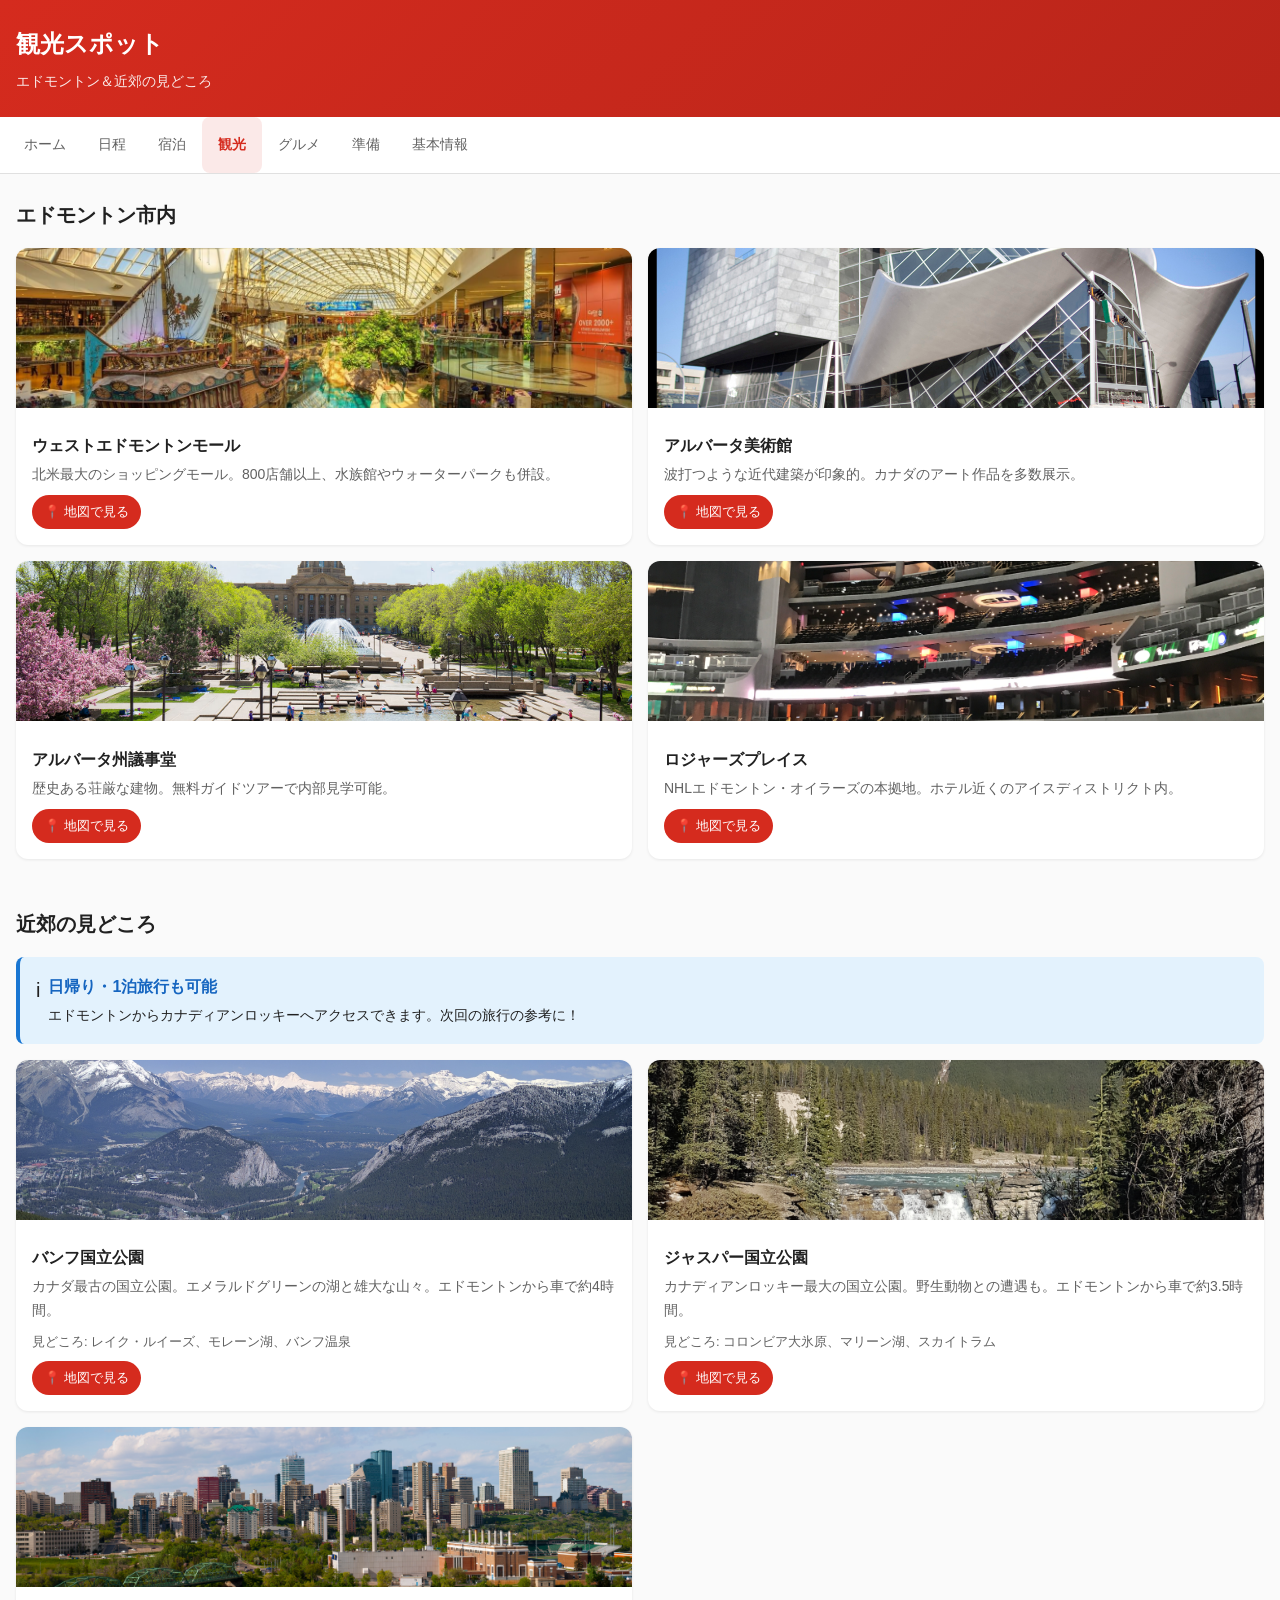
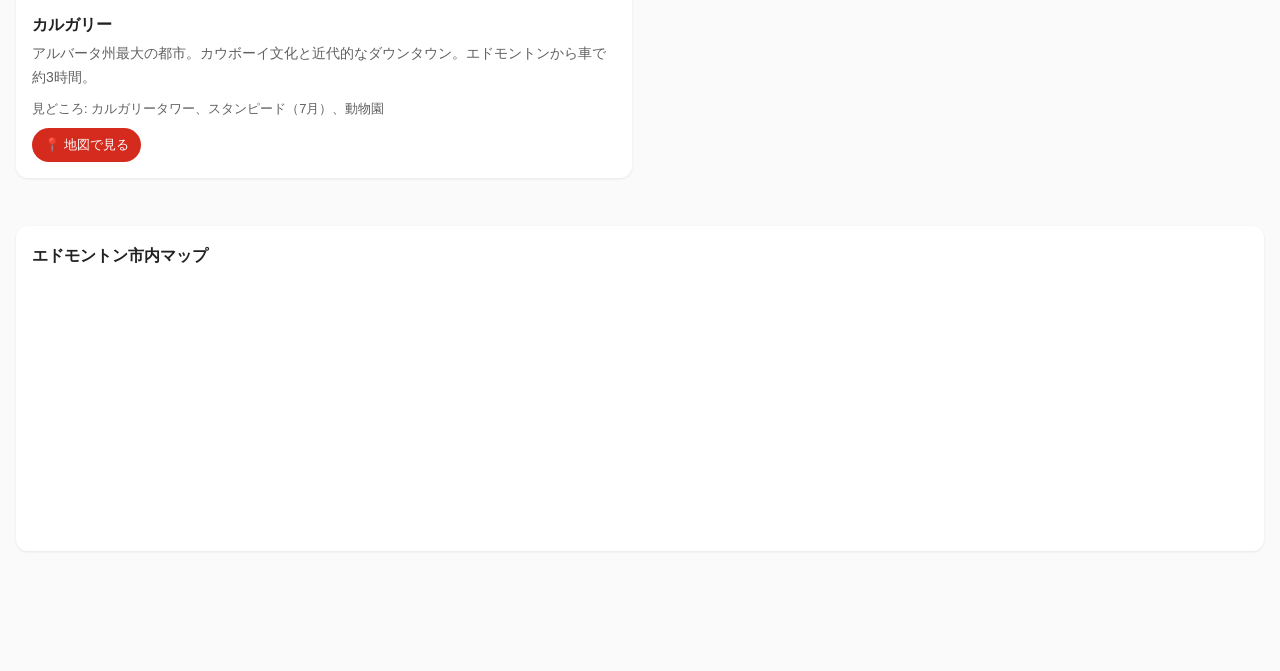
<file: Canada-Edmonton/spots.html>
<!DOCTYPE html>
<html lang="ja">
<head>
  <meta charset="UTF-8">
  <meta name="viewport" content="width=device-width, initial-scale=1.0, viewport-fit=cover">
  <title>観光 - エドモントン旅行しおり</title>
  <link rel="icon" type="image/svg+xml" href="./images/icon.svg">
  <link rel="stylesheet" href="./styles.css?v=2">
  <meta name="theme-color" content="#D52B1E">
</head>
<body>
  <header class="page-header">
    <h1 class="page-title">観光スポット</h1>
    <p class="page-subtitle">エドモントン＆近郊の見どころ</p>
  </header>

  <nav class="top-nav">
    <ul class="nav-list">
      <li><a href="index.html?v=2">ホーム</a></li>
      <li><a href="schedule.html?v=2">日程</a></li>
      <li><a href="hotels.html?v=2">宿泊</a></li>
      <li><a href="spots.html?v=2" class="active">観光</a></li>
      <li><a href="gourmet.html?v=2">グルメ</a></li>
      <li><a href="prepare.html?v=2">準備</a></li>
      <li><a href="basic.html?v=2">基本情報</a></li>
    </ul>
  </nav>

  <main>
    <section class="section">
      <div class="section-header">
        <h2 class="section-title">エドモントン市内</h2>
      </div>

      <div class="spots-grid">
        <div class="spot-card">
          <img src="./images/mall-interior.jpg" alt="ウェストエドモントンモール内部" loading="lazy">
          <div class="spot-card-body">
            <div class="spot-card-name">ウェストエドモントンモール</div>
            <div class="spot-card-desc">北米最大のショッピングモール。800店舗以上、水族館やウォーターパークも併設。</div>
            <a href="https://www.google.com/maps/place/West+Edmonton+Mall/@53.5225,-113.6242,17z" target="_blank" rel="noopener" class="map-link">地図で見る</a>
          </div>
        </div>

        <div class="spot-card">
          <img src="./images/art.jpg" alt="アルバータ美術館" loading="lazy">
          <div class="spot-card-body">
            <div class="spot-card-name">アルバータ美術館</div>
            <div class="spot-card-desc">波打つような近代建築が印象的。カナダのアート作品を多数展示。</div>
            <a href="https://www.google.com/maps/place/Art+Gallery+of+Alberta/@53.5463,-113.4897,17z" target="_blank" rel="noopener" class="map-link">地図で見る</a>
          </div>
        </div>

        <div class="spot-card">
          <img src="./images/legislature.jpg" alt="アルバータ州議事堂" loading="lazy">
          <div class="spot-card-body">
            <div class="spot-card-name">アルバータ州議事堂</div>
            <div class="spot-card-desc">歴史ある荘厳な建物。無料ガイドツアーで内部見学可能。</div>
            <a href="https://www.google.com/maps/place/Alberta+Legislature+Building/@53.5344,-113.5065,17z" target="_blank" rel="noopener" class="map-link">地図で見る</a>
          </div>
        </div>

        <div class="spot-card">
          <img src="./images/hockey.jpg" alt="ロジャーズプレイス" loading="lazy">
          <div class="spot-card-body">
            <div class="spot-card-name">ロジャーズプレイス</div>
            <div class="spot-card-desc">NHLエドモントン・オイラーズの本拠地。ホテル近くのアイスディストリクト内。</div>
            <a href="https://www.google.com/maps/place/Rogers+Place/@53.5469,-113.4979,17z" target="_blank" rel="noopener" class="map-link">地図で見る</a>
          </div>
        </div>
      </div>
    </section>

    <section class="section">
      <div class="section-header">
        <h2 class="section-title">近郊の見どころ</h2>
      </div>

      <div class="alert alert-info">
        <span class="alert-icon">i</span>
        <div class="alert-content">
          <div class="alert-title">日帰り・1泊旅行も可能</div>
          <p class="alert-text">エドモントンからカナディアンロッキーへアクセスできます。次回の旅行の参考に！</p>
        </div>
      </div>

      <div class="spots-grid">
        <div class="spot-card">
          <img src="./images/banff.jpg" alt="バンフ国立公園" loading="lazy">
          <div class="spot-card-body">
            <div class="spot-card-name">バンフ国立公園</div>
            <div class="spot-card-desc">カナダ最古の国立公園。エメラルドグリーンの湖と雄大な山々。エドモントンから車で約4時間。</div>
            <div style="font-size:13px;color:var(--c-text-secondary);margin-top:8px;">見どころ: レイク・ルイーズ、モレーン湖、バンフ温泉</div>
            <a href="https://www.google.com/maps/place/Banff+National+Park/@51.4968,-115.9281,10z" target="_blank" rel="noopener" class="map-link">地図で見る</a>
          </div>
        </div>

        <div class="spot-card">
          <img src="./images/jasper.jpg" alt="ジャスパー国立公園" loading="lazy">
          <div class="spot-card-body">
            <div class="spot-card-name">ジャスパー国立公園</div>
            <div class="spot-card-desc">カナディアンロッキー最大の国立公園。野生動物との遭遇も。エドモントンから車で約3.5時間。</div>
            <div style="font-size:13px;color:var(--c-text-secondary);margin-top:8px;">見どころ: コロンビア大氷原、マリーン湖、スカイトラム</div>
            <a href="https://www.google.com/maps/place/Jasper+National+Park/@52.8734,-118.0814,10z" target="_blank" rel="noopener" class="map-link">地図で見る</a>
          </div>
        </div>

        <div class="spot-card">
          <img src="./images/hero.jpg" alt="カルガリー" loading="lazy">
          <div class="spot-card-body">
            <div class="spot-card-name">カルガリー</div>
            <div class="spot-card-desc">アルバータ州最大の都市。カウボーイ文化と近代的なダウンタウン。エドモントンから車で約3時間。</div>
            <div style="font-size:13px;color:var(--c-text-secondary);margin-top:8px;">見どころ: カルガリータワー、スタンピード（7月）、動物園</div>
            <a href="https://www.google.com/maps/place/Calgary,+AB/@51.0447,-114.0719,11z" target="_blank" rel="noopener" class="map-link">地図で見る</a>
          </div>
        </div>
      </div>
    </section>

    <!-- Map -->
    <section class="section">
      <div class="card">
        <div class="card-body">
          <div class="card-title">エドモントン市内マップ</div>
          <div style="margin-top:var(--space-sm);border-radius:var(--radius-sm);overflow:hidden;">
            <iframe
              src="https://www.google.com/maps/embed?pb=!1m18!1m12!1m3!1d152686.68944591026!2d-113.64258!3d53.5461!2m3!1f0!2f0!3f0!3m2!1i1024!2i768!4f13.1!3m3!1m2!1s0x53a0224580deff23%3A0x411fa00c4af6155d!2sEdmonton%2C%20AB%2C%20Canada!5e0!3m2!1sen!2sjp!4v1700000000000!5m2!1sen!2sjp"
              width="100%" height="250" style="border:0;" allowfullscreen="" loading="lazy">
            </iframe>
          </div>
        </div>
      </div>
    </section>
  </main>
</body>
</html>
</file>
<file: Canada-Edmonton/styles.css>
/* ===== Edmonton Travel Itinerary - Shared Styles ===== */

:root {
  --c-primary: #D52B1E;
  --c-primary-dark: #B8251A;
  --c-danger: #D32F2F;
  --c-warning: #F57C00;
  --c-info: #1976D2;
  --c-success: #388E3C;
  --c-bg: #FAFAFA;
  --c-surface: #FFFFFF;
  --c-text: #212121;
  --c-text-secondary: #616161;
  --c-text-muted: #9E9E9E;
  --c-border: #E0E0E0;
  --space-xs: 4px;
  --space-sm: 8px;
  --space-md: 16px;
  --space-lg: 24px;
  --space-xl: 32px;
  --font-base: 16px;
  --line-height: 1.7;
  --radius-sm: 8px;
  --radius-md: 12px;
  --radius-lg: 16px;
  --shadow-sm: 0 1px 3px rgba(0,0,0,0.08);
  --shadow-md: 0 4px 12px rgba(0,0,0,0.1);
  --shadow-lg: 0 8px 24px rgba(0,0,0,0.12);
  --tap-target: 48px;
}

*, *::before, *::after { box-sizing: border-box; margin: 0; padding: 0; }
html { scroll-behavior: smooth; -webkit-tap-highlight-color: transparent; }

body {
  font-family: -apple-system, BlinkMacSystemFont, 'Segoe UI', 'Hiragino Kaku Gothic ProN', sans-serif;
  font-size: var(--font-base);
  line-height: var(--line-height);
  color: var(--c-text);
  background: var(--c-bg);
  padding-bottom: 80px;
}

/* ===== Navigation ===== */
.top-nav {
  position: sticky;
  top: 0;
  z-index: 100;
  background: var(--c-surface);
  border-bottom: 1px solid var(--c-border);
  overflow-x: auto;
  -webkit-overflow-scrolling: touch;
}
.top-nav::-webkit-scrollbar { display: none; }

.nav-list {
  display: flex;
  list-style: none;
  padding: 0 var(--space-sm);
  white-space: nowrap;
}

.nav-list a {
  display: flex;
  align-items: center;
  gap: 6px;
  padding: var(--space-md);
  min-height: var(--tap-target);
  text-decoration: none;
  color: var(--c-text-secondary);
  font-size: 14px;
  transition: color 0.2s, background 0.2s;
  border-radius: var(--radius-sm);
}

.nav-list a:hover, .nav-list a:focus { color: var(--c-primary); }
.nav-list a.active {
  color: var(--c-primary);
  background: rgba(213, 43, 30, 0.1);
  font-weight: 600;
}

/* ===== Page Header ===== */
.page-header {
  background: linear-gradient(135deg, var(--c-primary) 0%, var(--c-primary-dark) 100%);
  color: white;
  padding: var(--space-lg) var(--space-md);
}
.page-title { font-size: 1.5rem; font-weight: 700; }
.page-subtitle { font-size: 0.9rem; opacity: 0.9; margin-top: 4px; }

/* ===== Section ===== */
.section {
  padding: var(--space-lg) 0;
}
.section-header {
  display: flex;
  align-items: center;
  gap: var(--space-sm);
  margin-bottom: var(--space-md);
  padding: 0 var(--space-md);
}
.section-title {
  font-size: 1.25rem;
  font-weight: 700;
  color: var(--c-text);
}

/* ===== Cards ===== */
.card {
  background: var(--c-surface);
  border-radius: var(--radius-md);
  box-shadow: var(--shadow-sm);
  margin: 0 var(--space-md) var(--space-md);
  overflow: hidden;
}
.card-body { padding: var(--space-md); }
.card-title { font-size: 1rem; font-weight: 600; margin-bottom: var(--space-sm); }

/* ===== Alert Boxes ===== */
.alert {
  border-radius: var(--radius-sm);
  padding: var(--space-md);
  margin: 0 var(--space-md) var(--space-md);
  display: flex;
  gap: var(--space-sm);
  align-items: flex-start;
}
.alert-icon { flex-shrink: 0; font-size: 1.25rem; }
.alert-content { flex: 1; }
.alert-title { font-weight: 600; margin-bottom: var(--space-xs); }
.alert-text { font-size: 14px; }

.alert-warning { background: #FFF3E0; border-left: 4px solid var(--c-warning); }
.alert-warning .alert-title { color: #E65100; }
.alert-info { background: #E3F2FD; border-left: 4px solid var(--c-info); }
.alert-info .alert-title { color: #1565C0; }
.alert-danger { background: #FFEBEE; border-left: 4px solid var(--c-danger); }
.alert-danger .alert-title { color: #C62828; }

/* ===== Photo Cards ===== */
.photo-card {
  position: relative;
  border-radius: var(--radius-md);
  overflow: hidden;
  margin: 0 var(--space-md) var(--space-md);
}
.photo-card img { width: 100%; height: 200px; object-fit: cover; display: block; }
.photo-card-overlay {
  position: absolute;
  bottom: 0; left: 0; right: 0;
  background: linear-gradient(transparent, rgba(0,0,0,0.7));
  color: white;
  padding: var(--space-lg) var(--space-md) var(--space-md);
}
.photo-card-title { font-size: 1.1rem; font-weight: 600; }
.photo-card-desc { font-size: 13px; opacity: 0.9; margin-top: 4px; }
.photo-credit {
  position: absolute;
  bottom: var(--space-sm); right: var(--space-sm);
  background: rgba(0,0,0,0.5);
  color: white; font-size: 10px;
  padding: 2px 6px; border-radius: 4px;
}

/* ===== Schedule ===== */
.schedule-day {
  background: var(--c-surface);
  border-radius: var(--radius-md);
  margin: 0 var(--space-md) var(--space-md);
  box-shadow: var(--shadow-sm);
  overflow: hidden;
}
.schedule-day summary {
  display: flex;
  align-items: center;
  justify-content: space-between;
  padding: var(--space-md);
  min-height: var(--tap-target);
  cursor: pointer;
  list-style: none;
  background: linear-gradient(135deg, var(--c-primary) 0%, var(--c-primary-dark) 100%);
  color: white;
}
.schedule-day summary::-webkit-details-marker { display: none; }
.schedule-day-info { flex: 1; }
.schedule-day-date { font-weight: 700; font-size: 1rem; }
.schedule-day-title { font-size: 13px; opacity: 0.9; margin-top: 2px; }
.schedule-day-badge {
  background: rgba(255,255,255,0.25);
  padding: 4px 12px;
  border-radius: 100px;
  font-size: 12px;
  font-weight: 600;
}
.schedule-day-content { padding: var(--space-md); }

.timeline-item {
  display: flex;
  gap: var(--space-md);
  padding: var(--space-sm) 0;
  border-bottom: 1px solid var(--c-border);
}
.timeline-item:last-child { border-bottom: none; }
.timeline-time { min-width: 50px; font-weight: 600; color: var(--c-primary); font-size: 14px; }
.timeline-content { flex: 1; }
.timeline-title { font-weight: 500; }
.timeline-detail { font-size: 13px; color: var(--c-text-secondary); margin-top: 2px; }

.tag { display: inline-block; font-size: 11px; padding: 2px 8px; border-radius: 100px; margin-top: var(--space-xs); }
.tag-flight { background: #E3F2FD; color: #1565C0; }
.tag-hotel { background: #F3E5F5; color: #7B1FA2; }
.tag-food { background: #FFF3E0; color: #E65100; }

/* ===== Spots Grid ===== */
.spots-grid { display: grid; gap: var(--space-md); padding: 0 var(--space-md); }
.spot-card { background: var(--c-surface); border-radius: var(--radius-md); overflow: hidden; box-shadow: var(--shadow-sm); }
.spot-card img { width: 100%; height: 160px; object-fit: cover; }
.spot-card-body { padding: var(--space-md); }
.spot-card-name { font-weight: 600; margin-bottom: var(--space-xs); }
.spot-card-desc { font-size: 14px; color: var(--c-text-secondary); }

/* ===== Buttons ===== */
.map-link {
  display: inline-flex;
  align-items: center;
  gap: 4px;
  margin-top: var(--space-sm);
  padding: 6px 12px;
  background: var(--c-primary);
  color: white;
  text-decoration: none;
  border-radius: 100px;
  font-size: 13px;
  font-weight: 500;
  transition: background 0.2s;
}
.map-link:hover { background: var(--c-primary-dark); }
.map-link::before { content: '\1F4CD'; }

.link-buttons { display: flex; gap: var(--space-sm); margin-top: var(--space-sm); flex-wrap: wrap; }
.site-link {
  display: inline-flex;
  align-items: center;
  gap: 4px;
  padding: 6px 12px;
  background: var(--c-info);
  color: white;
  text-decoration: none;
  border-radius: 100px;
  font-size: 13px;
  font-weight: 500;
  transition: background 0.2s;
}
.site-link:hover { background: #1565C0; }
.site-link::before { content: '\1F310'; }

/* ===== Checklist ===== */
.checklist-grid { display: grid; gap: var(--space-sm); }
.checklist-item {
  display: flex;
  align-items: center;
  gap: var(--space-md);
  padding: var(--space-md);
  min-height: var(--tap-target);
  background: var(--c-bg);
  border-radius: var(--radius-sm);
  cursor: pointer;
  transition: background 0.2s;
  -webkit-user-select: none;
  user-select: none;
}
.checklist-item:active { background: #EEE; }
.checklist-item.checked { background: #E8F5E9; }
.checklist-item.checked .checklist-text { text-decoration: line-through; color: var(--c-text-muted); }
.checklist-checkbox {
  width: 24px; height: 24px;
  border: 2px solid var(--c-border);
  border-radius: 6px;
  display: flex;
  align-items: center;
  justify-content: center;
  flex-shrink: 0;
  transition: all 0.2s;
}
.checklist-item.checked .checklist-checkbox { background: var(--c-success); border-color: var(--c-success); color: white; }
.checklist-text { font-size: 15px; }
.checklist-category { margin-bottom: var(--space-lg); }
.checklist-category-title { font-weight: 600; margin-bottom: var(--space-sm); color: var(--c-text-secondary); font-size: 14px; }

/* ===== Copyable ===== */
.copyable {
  display: inline-flex;
  align-items: center;
  gap: var(--space-xs);
  cursor: pointer;
  padding: 4px 8px;
  border-radius: 4px;
  transition: background 0.2s;
}
.copyable:hover { background: var(--c-border); }
.copyable:active { background: #CCC; }
.copy-icon { font-size: 14px; opacity: 0.6; }
.hotel-confirm { font-family: monospace; background: var(--c-bg); padding: 2px 8px; border-radius: 4px; font-size: 14px; }

.copy-toast {
  position: fixed;
  bottom: 100px; left: 50%;
  transform: translateX(-50%);
  background: var(--c-text);
  color: white;
  padding: var(--space-sm) var(--space-md);
  border-radius: var(--radius-sm);
  font-size: 14px;
  z-index: 1001;
  opacity: 0;
  transition: opacity 0.3s;
}
.copy-toast.show { opacity: 1; }

/* ===== Emergency FAB ===== */
.fab-emergency { position: fixed; bottom: var(--space-lg); right: var(--space-md); z-index: 1000; }
.fab-btn {
  width: 56px; height: 56px;
  border-radius: 50%;
  background: var(--c-danger);
  color: white;
  border: none;
  font-size: 24px;
  cursor: pointer;
  box-shadow: var(--shadow-lg);
  display: flex;
  align-items: center;
  justify-content: center;
  transition: transform 0.2s, box-shadow 0.2s;
}
.fab-btn:active { transform: scale(0.95); }
.fab-menu {
  position: absolute;
  bottom: 70px; right: 0;
  background: var(--c-surface);
  border-radius: var(--radius-md);
  box-shadow: var(--shadow-lg);
  min-width: 240px;
  display: none;
  overflow: hidden;
}
.fab-menu.open { display: block; }
.fab-menu-title { background: var(--c-danger); color: white; padding: var(--space-md); font-weight: 600; }
.fab-menu-item {
  display: flex;
  align-items: center;
  gap: var(--space-md);
  padding: var(--space-md);
  min-height: var(--tap-target);
  text-decoration: none;
  color: var(--c-text);
  border-bottom: 1px solid var(--c-border);
  transition: background 0.2s;
}
.fab-menu-item:last-child { border-bottom: none; }
.fab-menu-item:active { background: var(--c-bg); }
.fab-menu-item-label { font-size: 13px; color: var(--c-text-secondary); }
.fab-menu-item-value { font-weight: 600; }

/* ===== Menu Grid (Home) ===== */
.menu-grid {
  display: grid;
  grid-template-columns: repeat(2, 1fr);
  gap: var(--space-md);
  padding: var(--space-md);
}
.menu-card {
  background: var(--c-surface);
  border-radius: var(--radius-md);
  padding: var(--space-lg);
  text-align: center;
  text-decoration: none;
  color: var(--c-text);
  box-shadow: var(--shadow-sm);
  transition: transform 0.2s, box-shadow 0.2s;
}
.menu-card:active { transform: scale(0.98); }
.menu-card-icon { font-size: 2rem; margin-bottom: var(--space-sm); }
.menu-card-title { font-weight: 600; font-size: 1rem; }
.menu-card-desc { font-size: 12px; color: var(--c-text-secondary); margin-top: 4px; }

/* ===== Footer ===== */
.footer {
  background: var(--c-text);
  color: white;
  padding: var(--space-xl) var(--space-md);
  text-align: center;
}
.footer-message { font-size: 1.1rem; margin-bottom: var(--space-xs); }
.footer-from { font-size: 14px; opacity: 0.8; }

/* ===== Responsive ===== */
@media (min-width: 600px) {
  .spots-grid { grid-template-columns: repeat(2, 1fr); }
  .checklist-grid { grid-template-columns: repeat(2, 1fr); }
  .menu-grid { grid-template-columns: repeat(3, 1fr); }
}

@media print {
  .top-nav, .fab-emergency { display: none !important; }
  body { padding-bottom: 0; }
}
</file>
